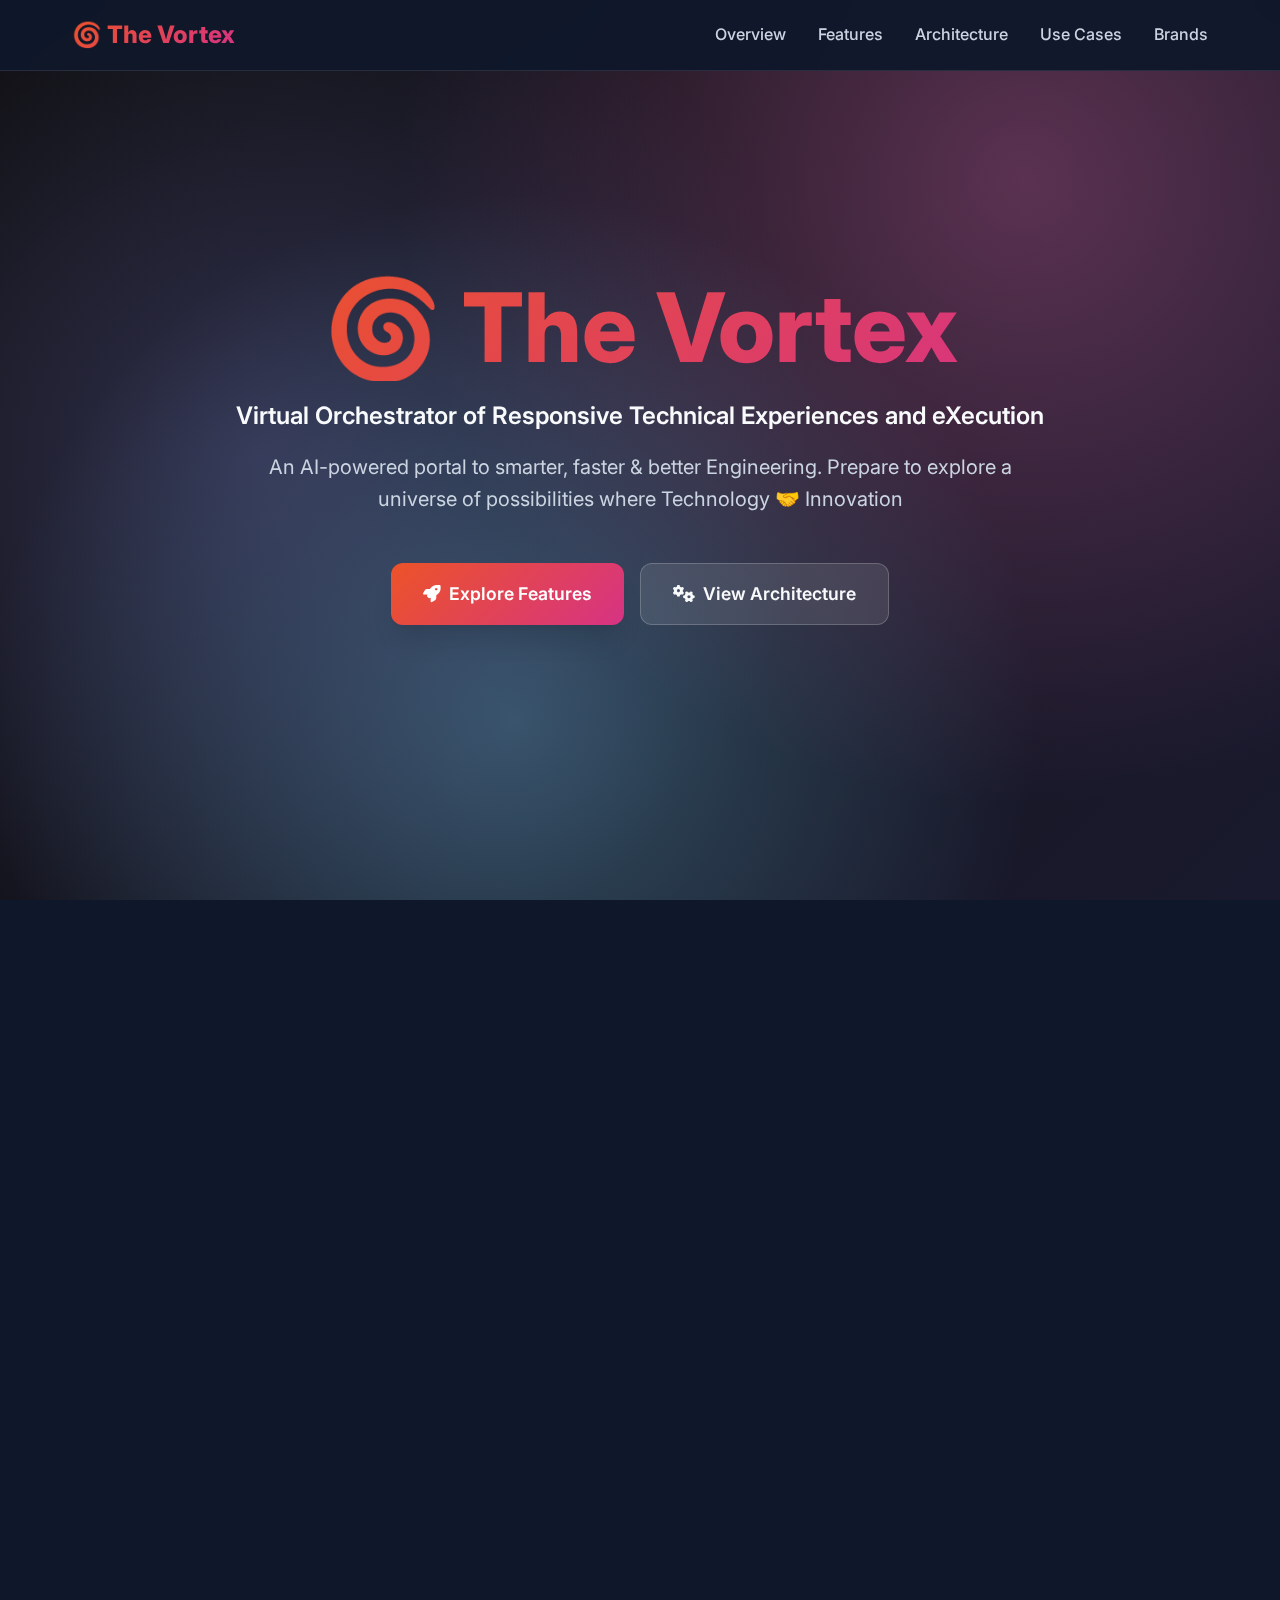
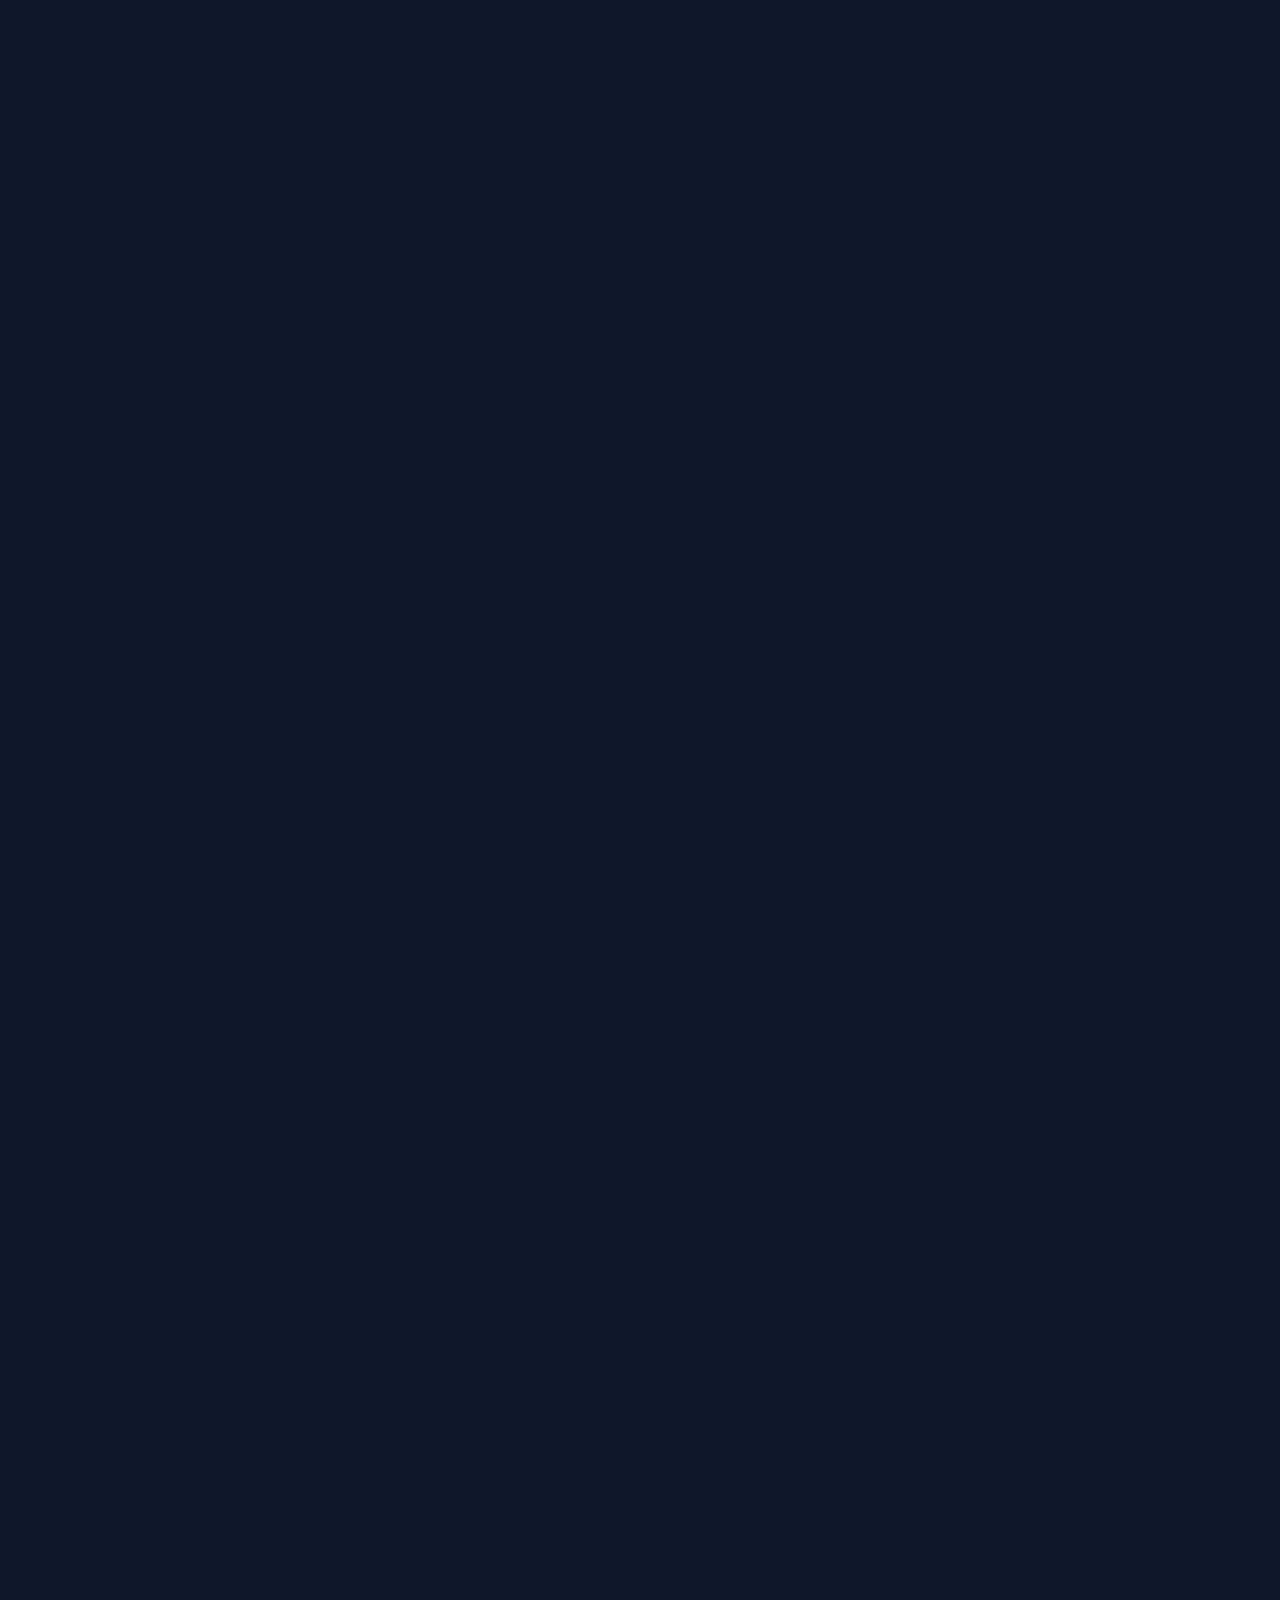
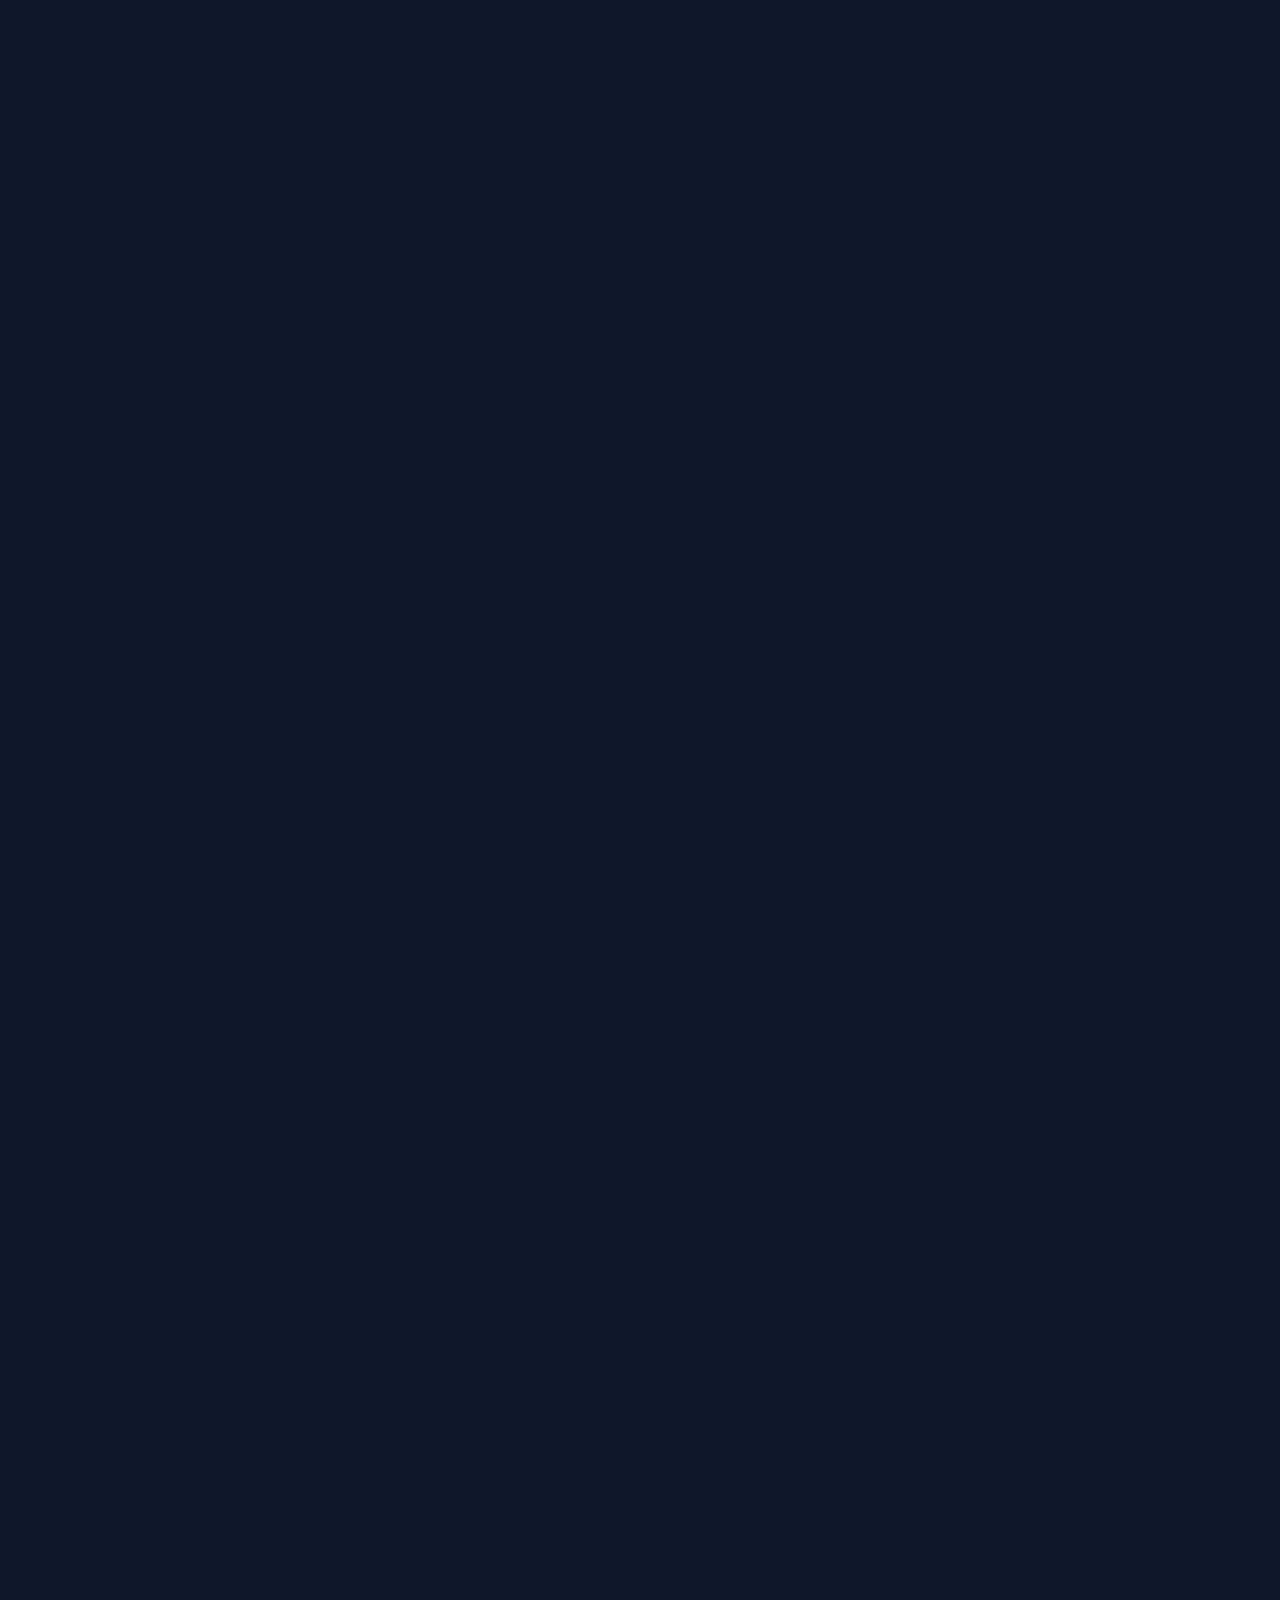
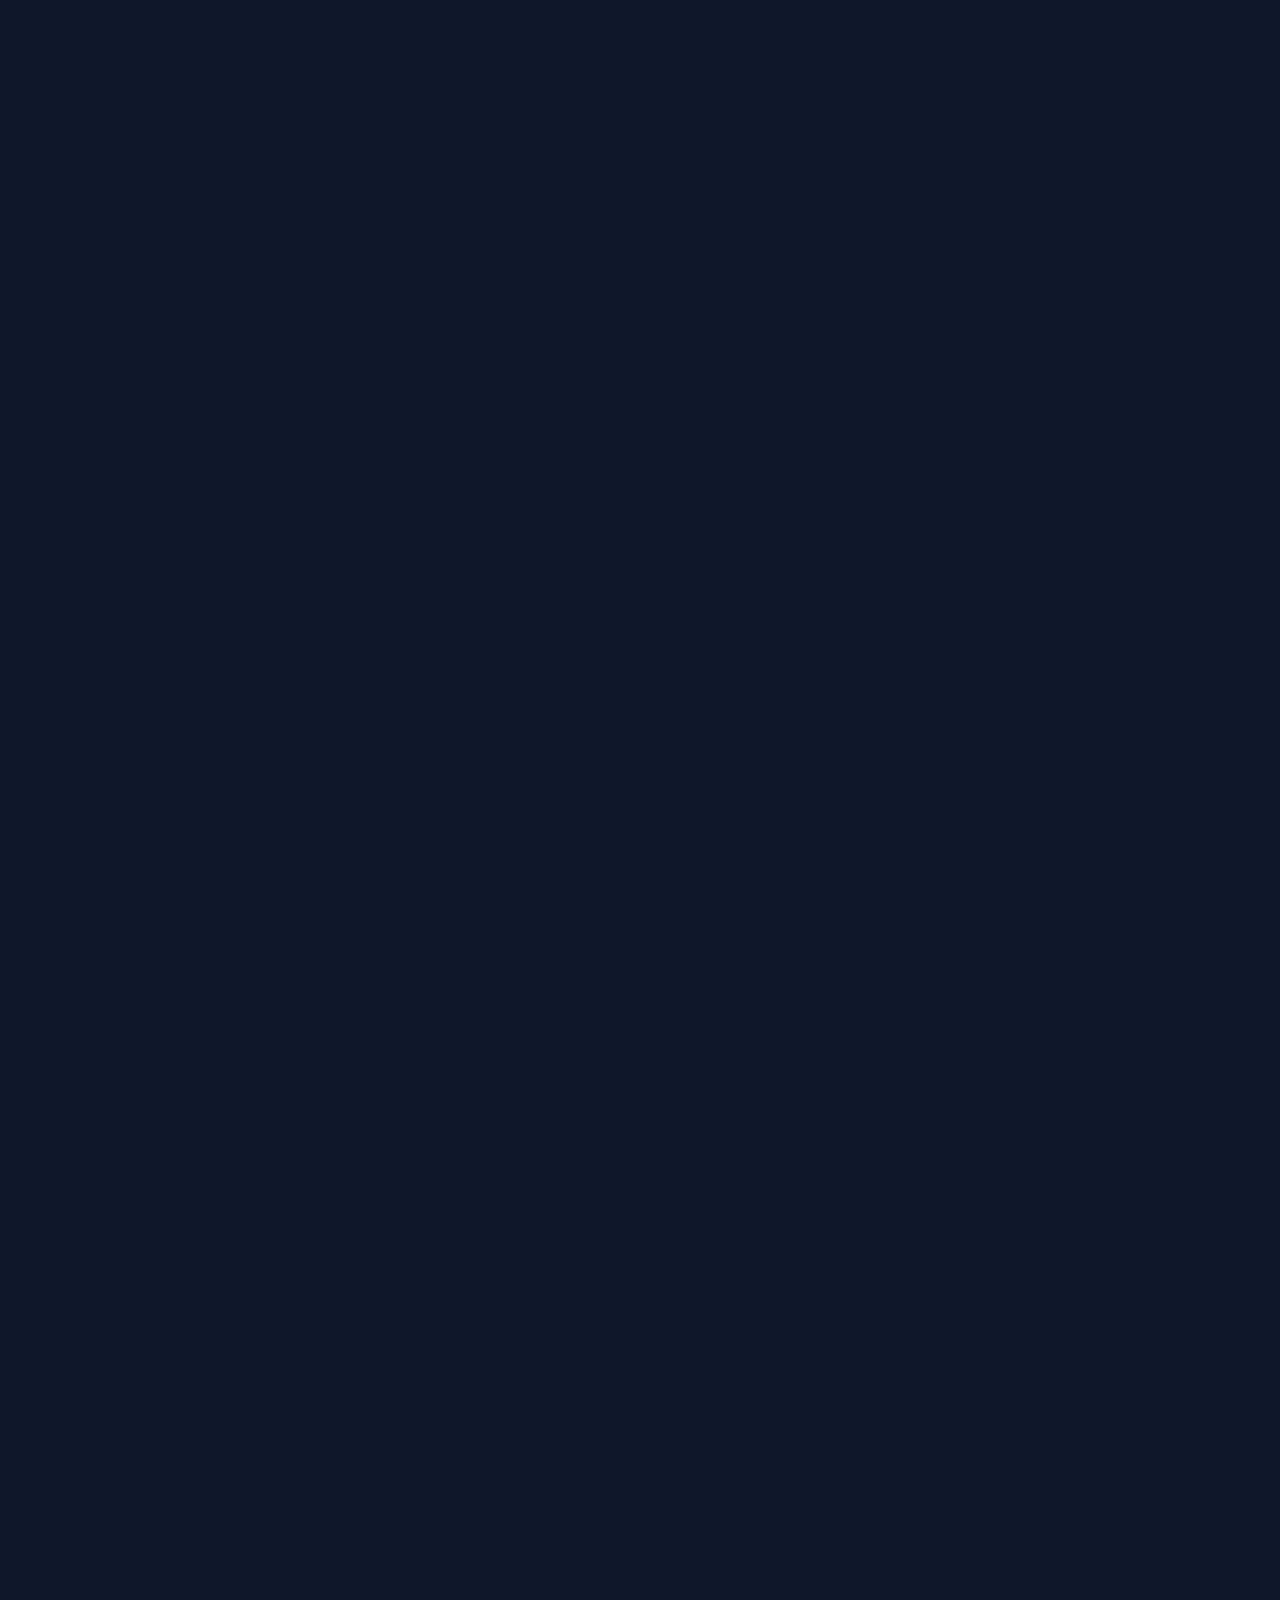
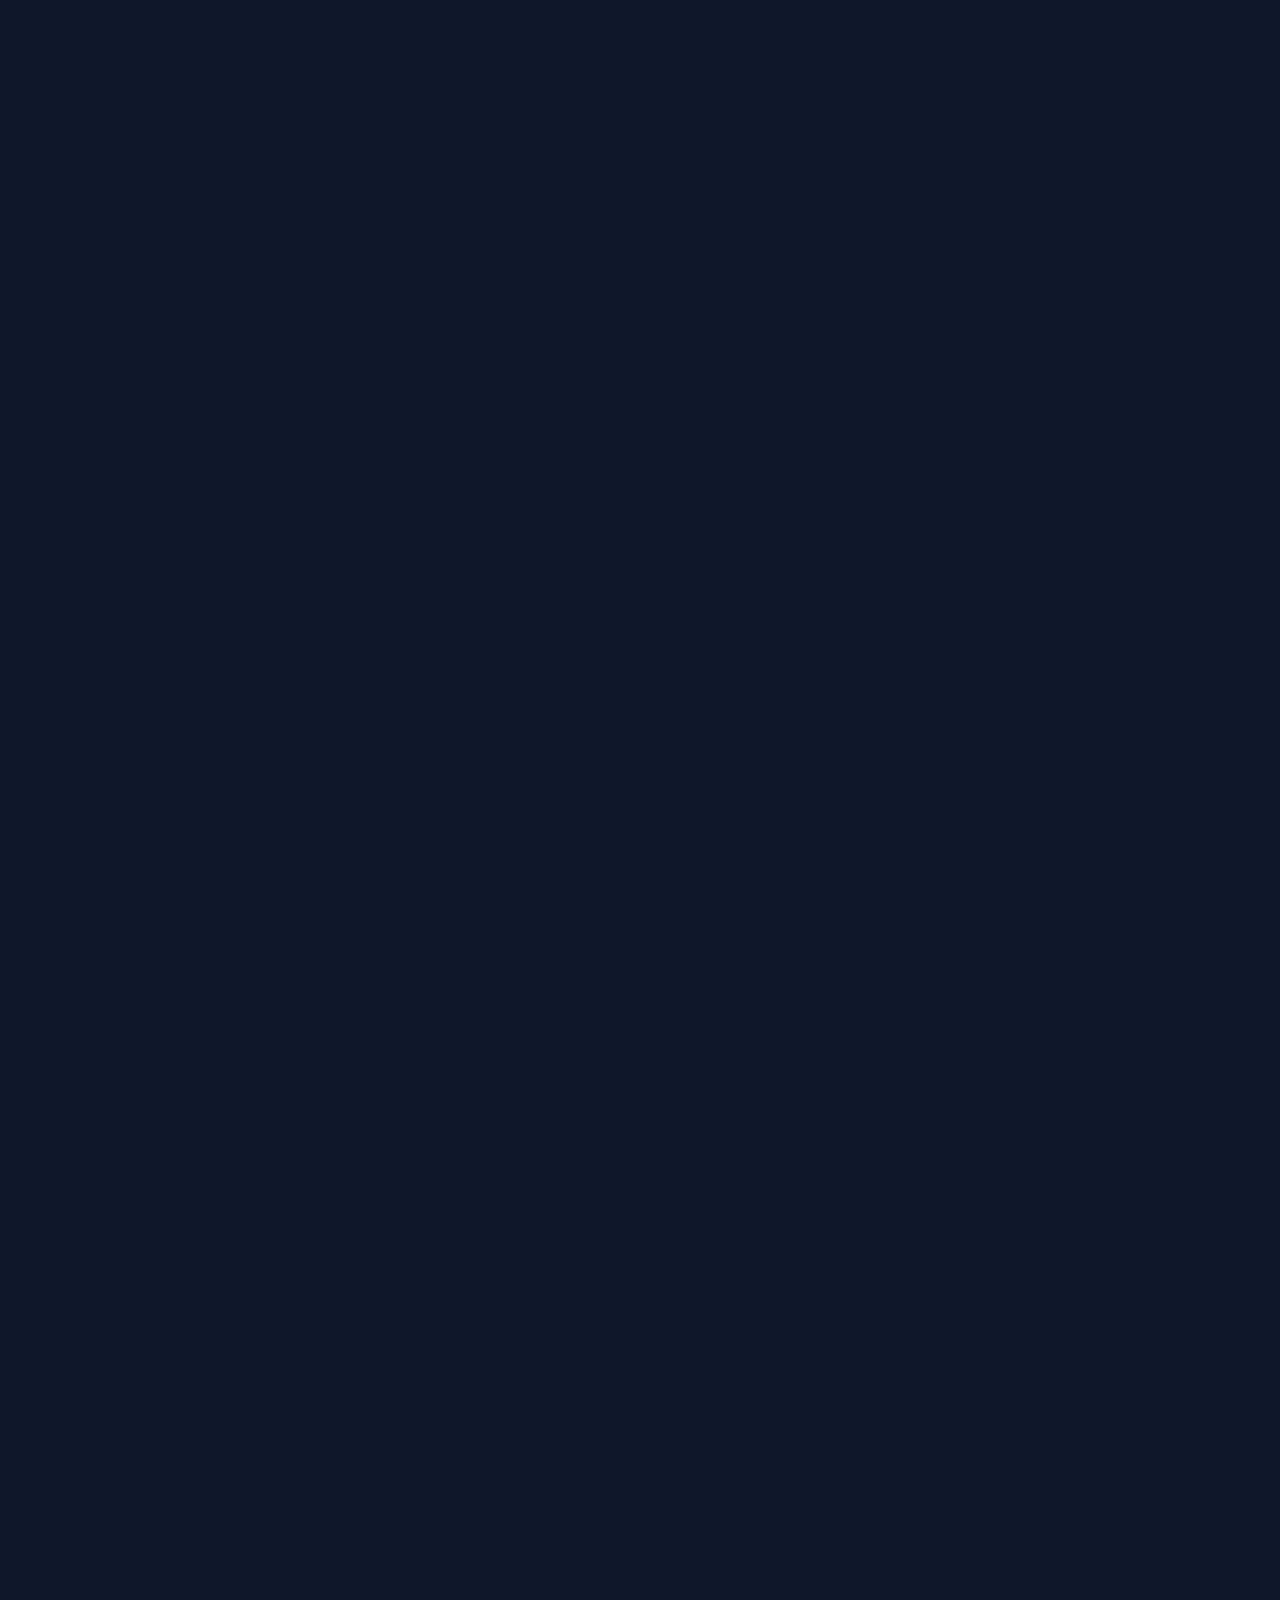
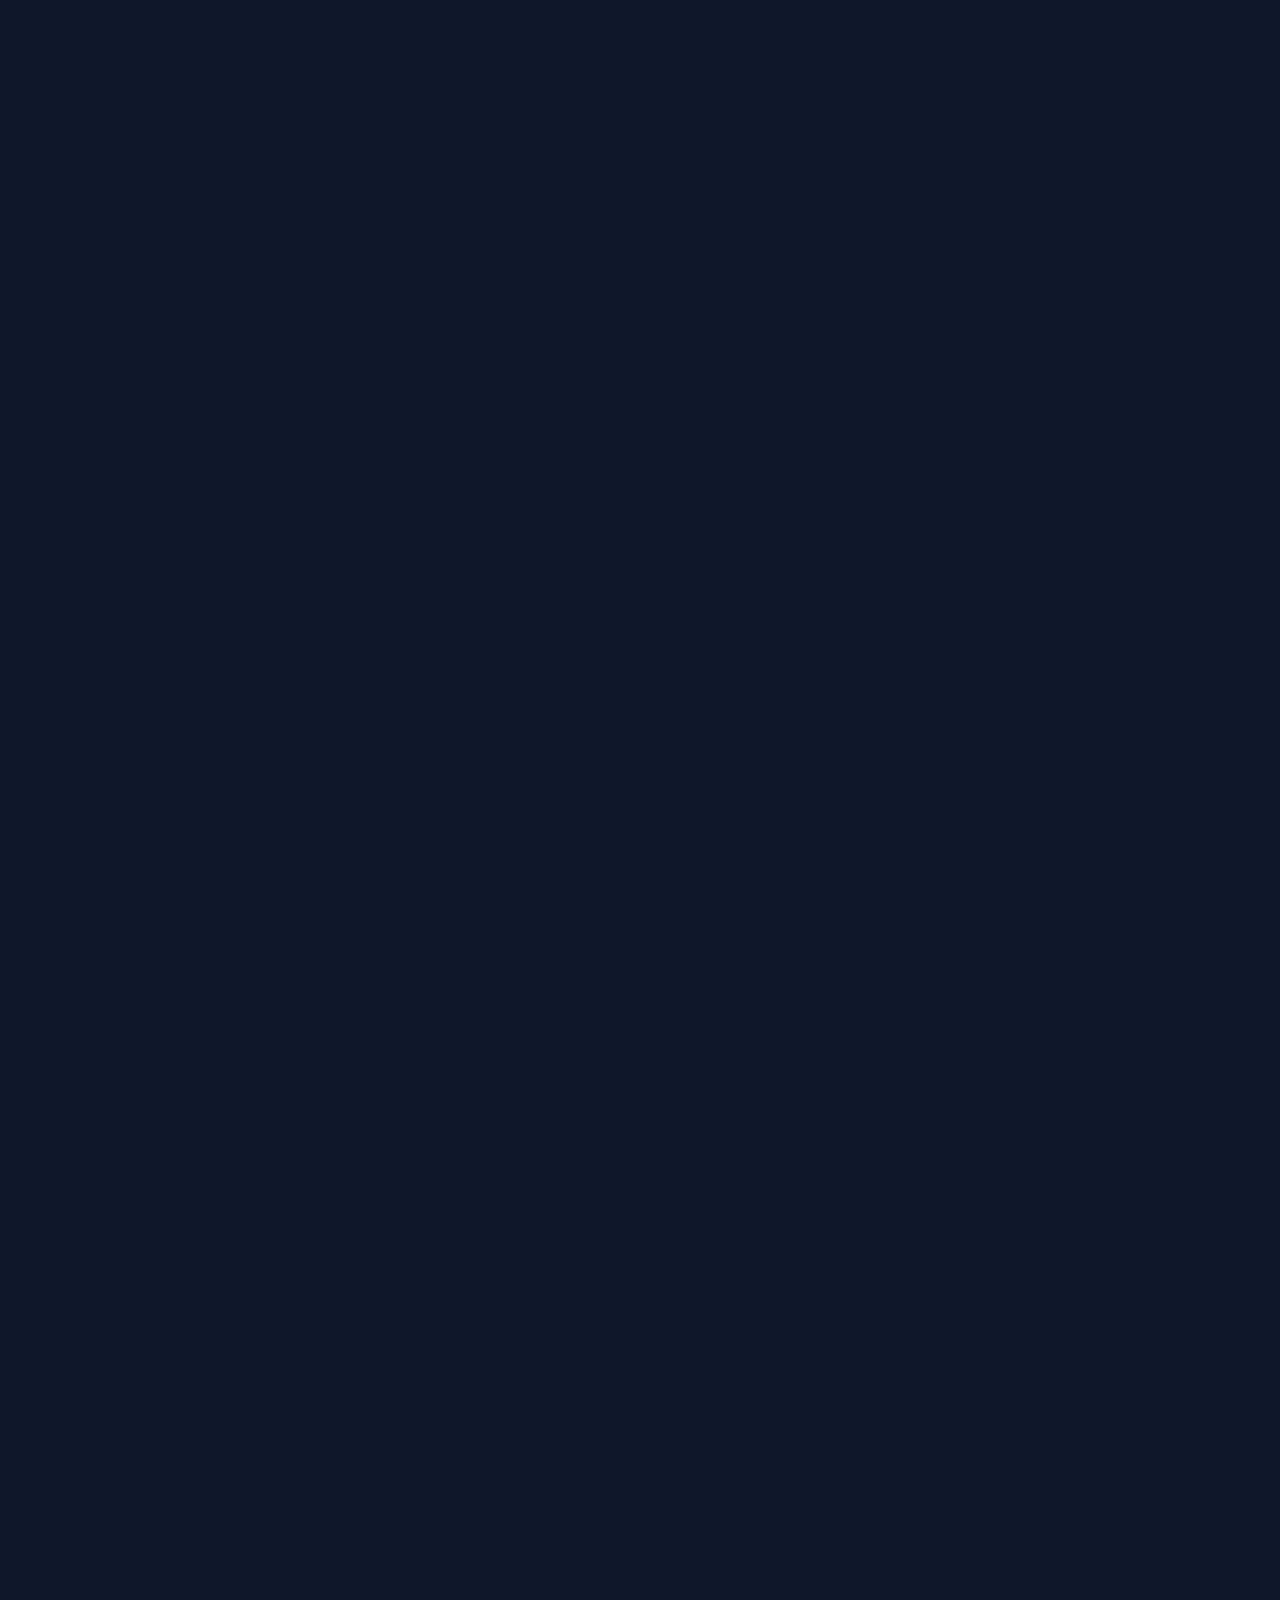
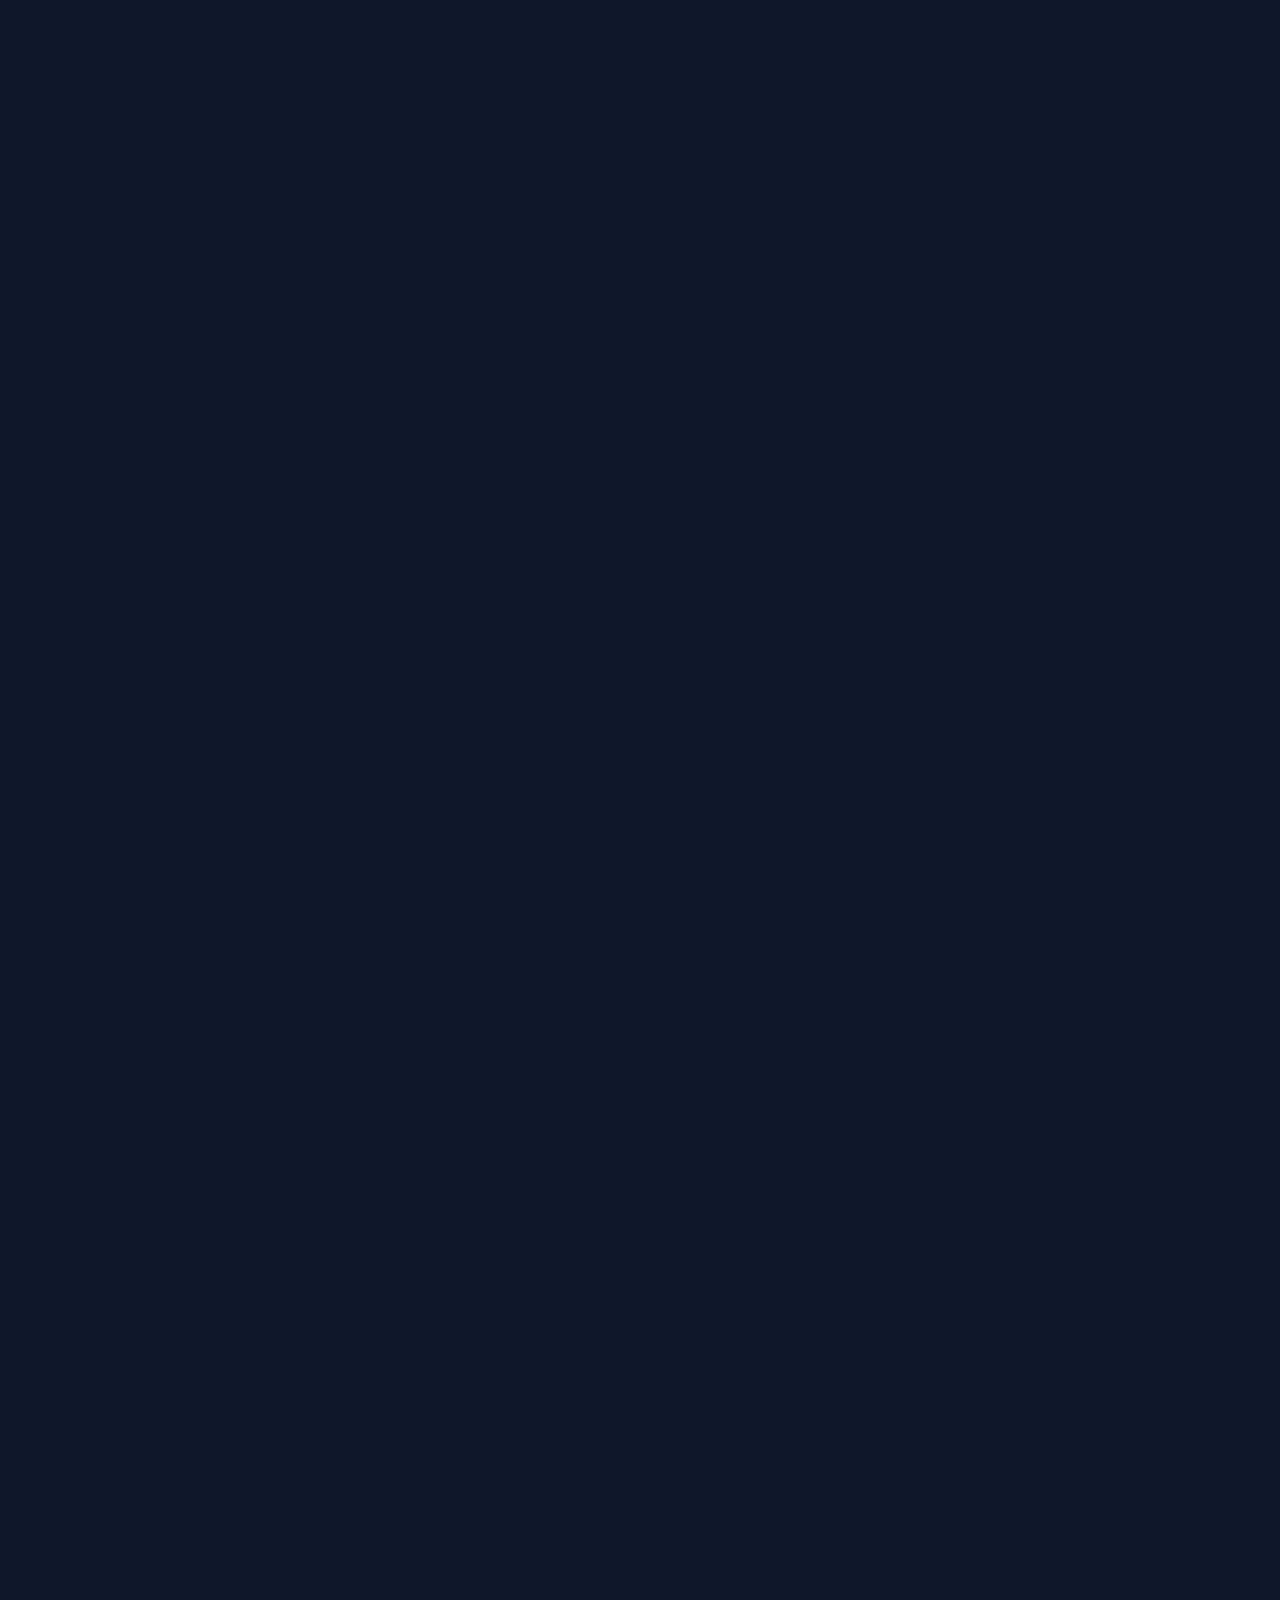
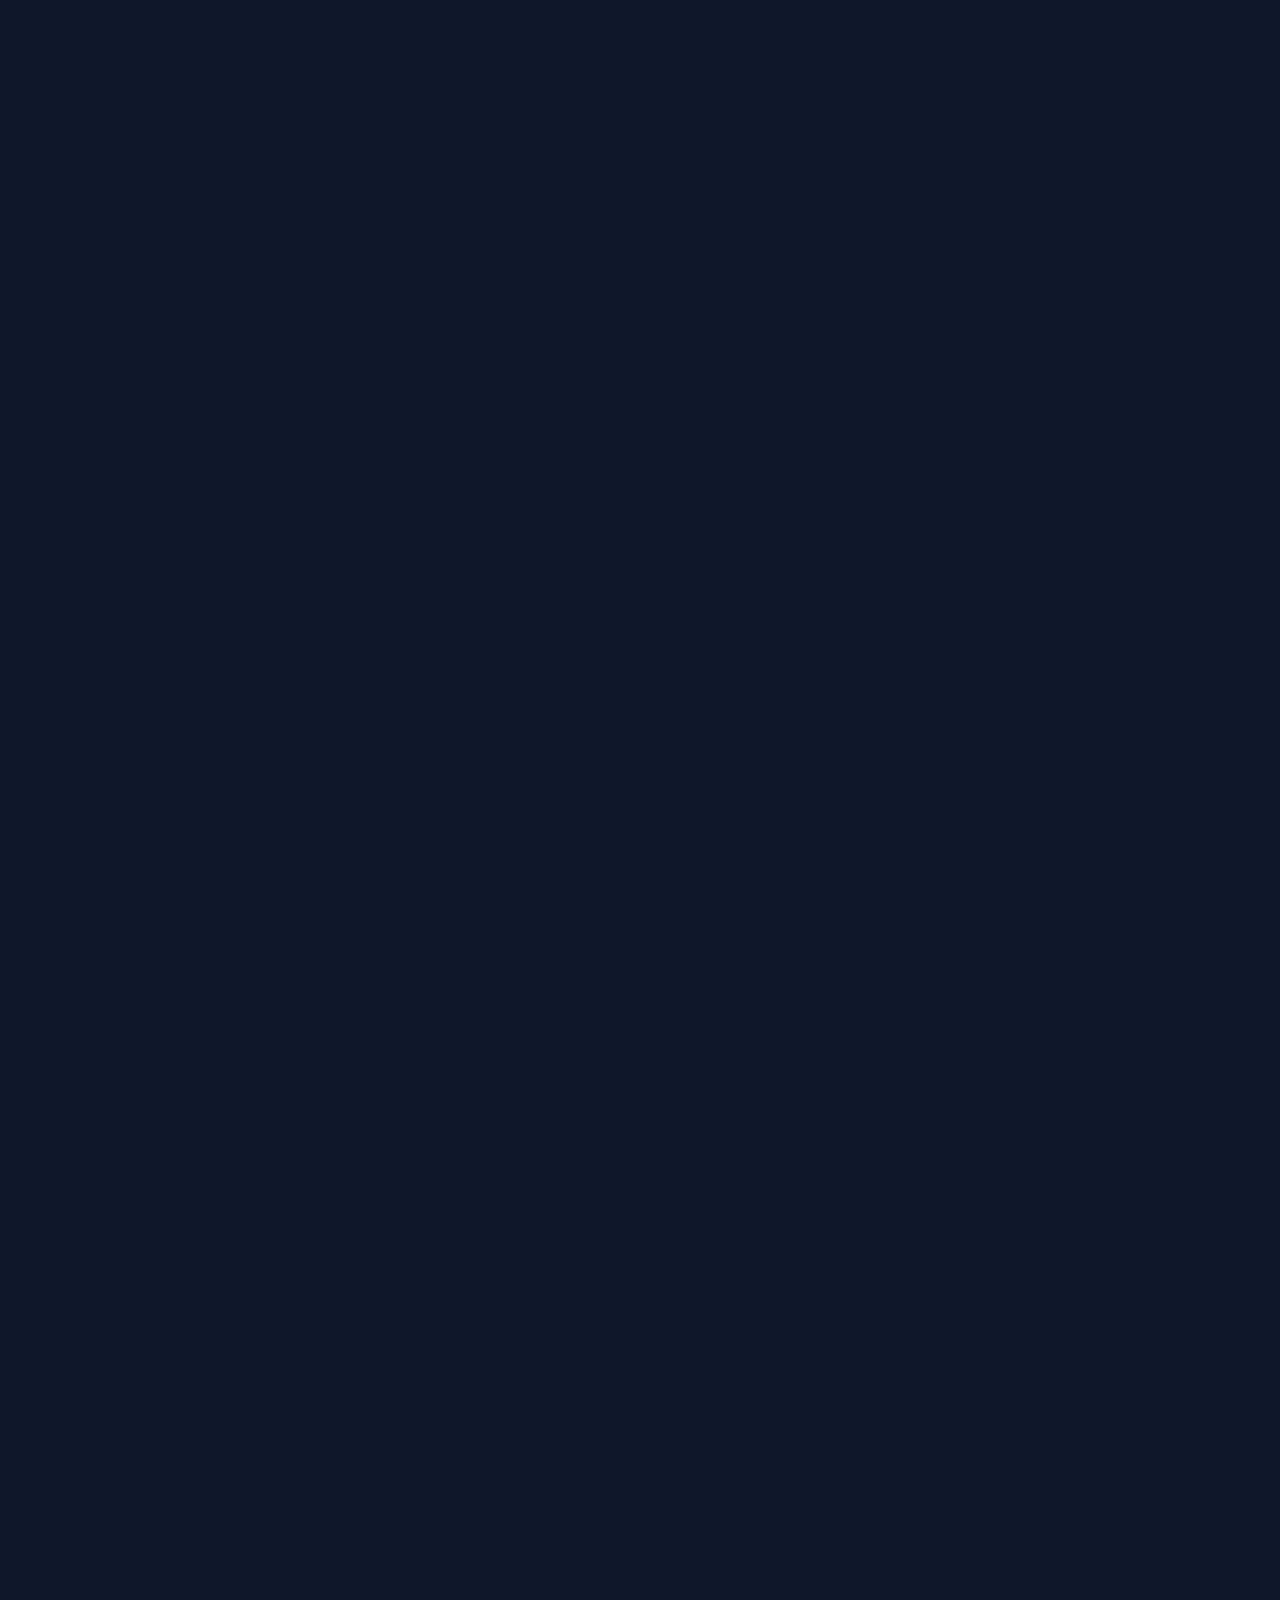
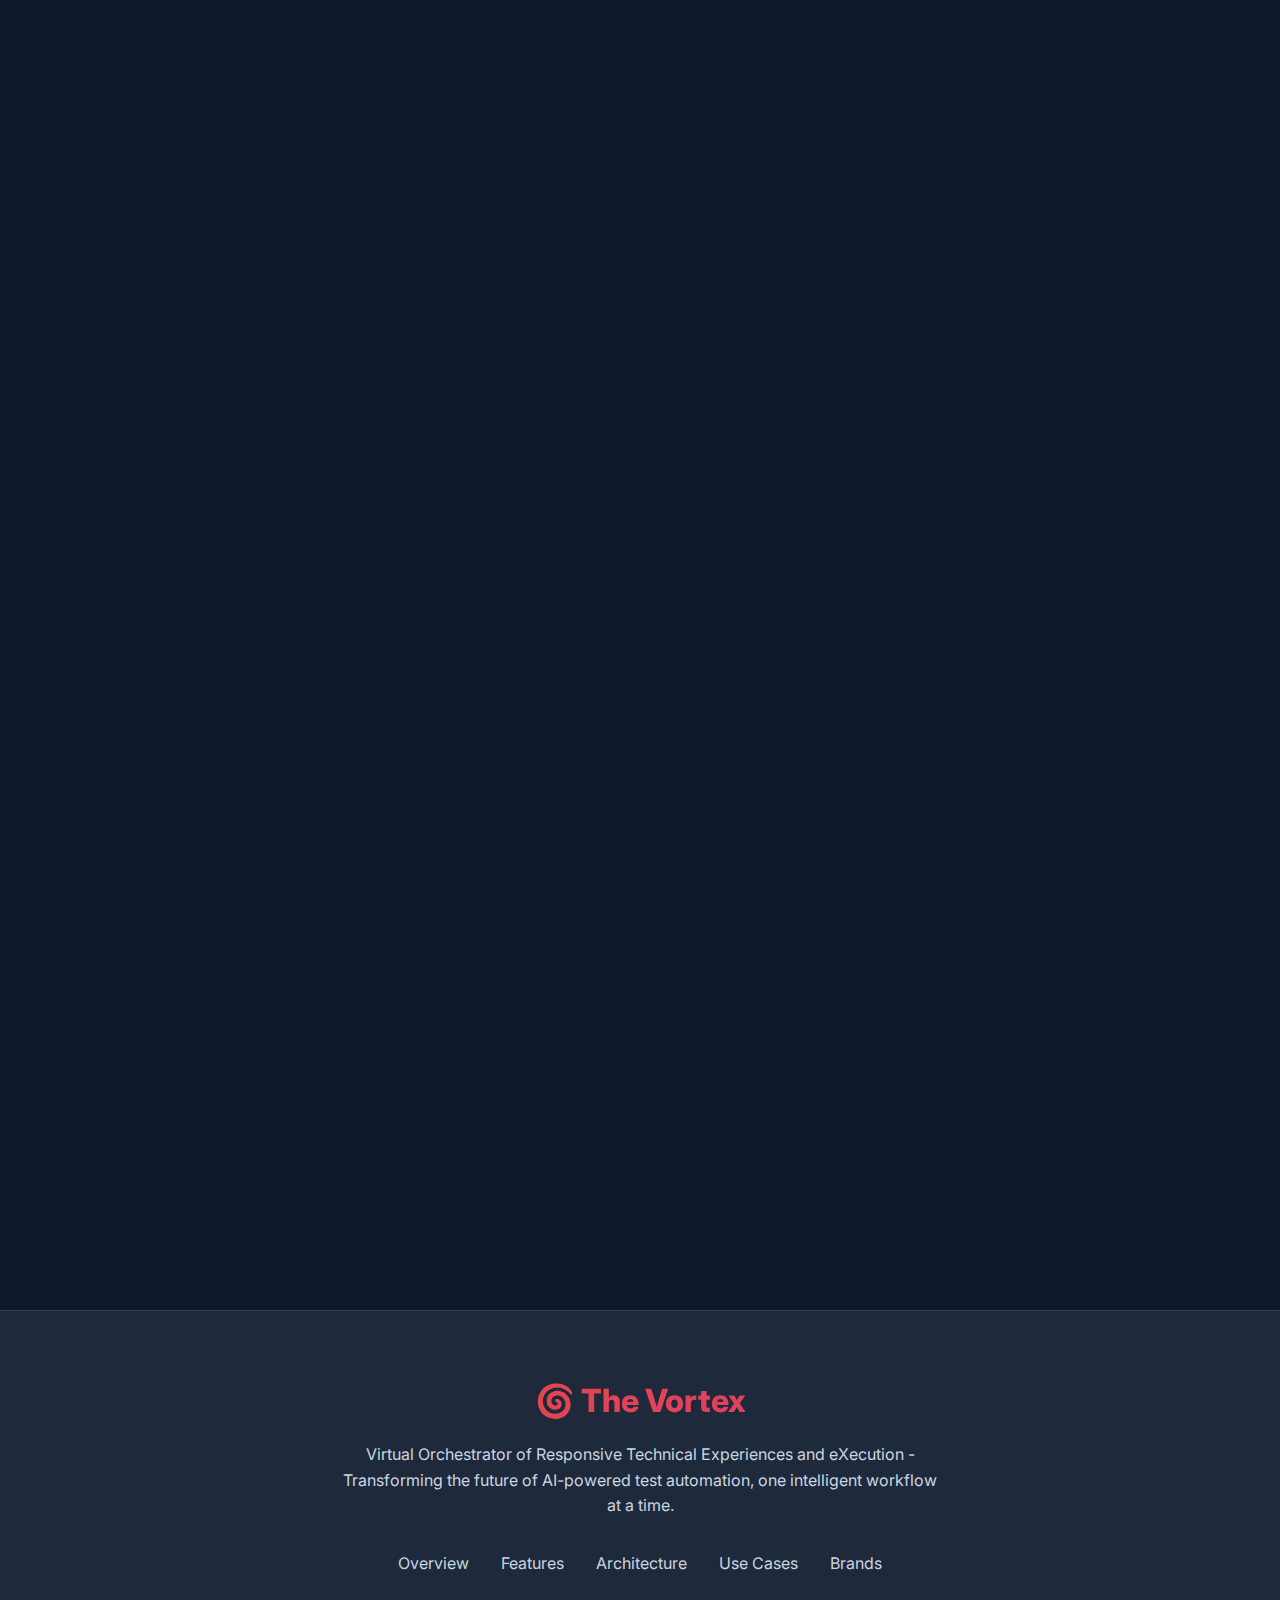
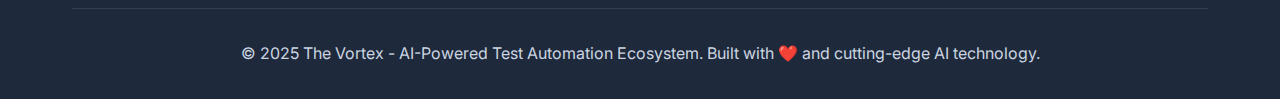
<file: scripts/gen_ai/the_vortex_showcase.html>
<!DOCTYPE html>
<html lang="en">
<head>
    <meta charset="UTF-8">
    <meta name="viewport" content="width=device-width, initial-scale=1.0">
    <title>🌀 The Vortex - AI-Powered Test Automation Ecosystem</title>
    <link href="https://cdnjs.cloudflare.com/ajax/libs/font-awesome/6.4.0/css/all.min.css" rel="stylesheet">
    <link href="https://fonts.googleapis.com/css2?family=Inter:wght@300;400;500;600;700;800&family=JetBrains+Mono:wght@400;500;600&display=swap" rel="stylesheet">
    <style>
        :root {
            --primary-color: #EC5328;
            --secondary-color: #D63384;
            --accent-color: #FF6B35;
            --success-color: #10b981;
            --warning-color: #f59e0b;
            --error-color: #ef4444;
            --dark-bg: #0f172a;
            --dark-surface: #1e293b;
            --dark-surface-2: #334155;
            --light-text: #f8fafc;
            --light-text-secondary: #cbd5e1;
            --gradient-primary: linear-gradient(135deg, #EC5328 0%, #D63384 100%);
            --gradient-secondary: linear-gradient(135deg, #FF6B35 0%, #EC5328 100%);
            --gradient-accent: linear-gradient(135deg, #FF6B35 0%, #FFA500 100%);
            --gradient-dark: linear-gradient(135deg, #0c0c0c 0%, #1a1a2e 100%);
            --box-shadow: 0 20px 25px -5px rgba(0, 0, 0, 0.1), 0 10px 10px -5px rgba(0, 0, 0, 0.04);
            --box-shadow-lg: 0 25px 50px -12px rgba(0, 0, 0, 0.25);
        }

        * {
            margin: 0;
            padding: 0;
            box-sizing: border-box;
        }

        body {
            font-family: 'Inter', sans-serif;
            background: var(--dark-bg);
            color: var(--light-text);
            line-height: 1.6;
            overflow-x: hidden;
        }

        /* Animated Background */
        .animated-bg {
            position: fixed;
            top: 0;
            left: 0;
            width: 100%;
            height: 100%;
            z-index: -1;
            background: var(--gradient-dark);
        }

        .animated-bg::before {
            content: '';
            position: absolute;
            top: 0;
            left: 0;
            width: 100%;
            height: 100%;
            background:
                radial-gradient(circle at 20% 50%, rgba(120, 119, 198, 0.3) 0%, transparent 50%),
                radial-gradient(circle at 80% 20%, rgba(255, 119, 198, 0.3) 0%, transparent 50%),
                radial-gradient(circle at 40% 80%, rgba(120, 219, 255, 0.3) 0%, transparent 50%);
            animation: float 20s ease-in-out infinite;
        }

        @keyframes float {
            0%, 100% { transform: translateY(0px) rotate(0deg); }
            33% { transform: translateY(-30px) rotate(2deg); }
            66% { transform: translateY(-10px) rotate(-1deg); }
        }

        /* Navigation */
        .navbar {
            position: fixed;
            top: 0;
            width: 100%;
            background: rgba(15, 23, 42, 0.95);
            backdrop-filter: blur(20px);
            border-bottom: 1px solid rgba(255, 255, 255, 0.1);
            z-index: 1000;
            transition: all 0.3s ease;
        }

        .nav-container {
            max-width: 1200px;
            margin: 0 auto;
            padding: 1rem 2rem;
            display: flex;
            justify-content: space-between;
            align-items: center;
        }

        .logo {
            font-size: 1.5rem;
            font-weight: 800;
            background: var(--gradient-primary);
            -webkit-background-clip: text;
            -webkit-text-fill-color: transparent;
            background-clip: text;
        }

        .nav-links {
            display: flex;
            list-style: none;
            gap: 2rem;
        }

        .nav-links a {
            color: var(--light-text-secondary);
            text-decoration: none;
            transition: color 0.3s ease;
            font-weight: 500;
        }

        .nav-links a:hover {
            color: var(--primary-color);
        }

        /* Container */
        .container {
            max-width: 1200px;
            margin: 0 auto;
            padding: 0 2rem;
        }

        /* Hero Section */
        .hero {
            min-height: 100vh;
            display: flex;
            align-items: center;
            justify-content: center;
            text-align: center;
            position: relative;
            padding: 6rem 0;
        }

        .hero-content h1 {
            font-size: clamp(3rem, 8vw, 6rem);
            font-weight: 800;
            margin-bottom: 1rem;
            background: var(--gradient-primary);
            -webkit-background-clip: text;
            -webkit-text-fill-color: transparent;
            background-clip: text;
            line-height: 1.1;
        }

        .hero-content .subtitle {
            font-size: 1.5rem;
            font-weight: 600;
            margin-bottom: 1rem;
            color: var(--light-text);
        }

        .hero-content .description {
            font-size: 1.25rem;
            color: var(--light-text-secondary);
            margin-bottom: 3rem;
            max-width: 800px;
            margin-left: auto;
            margin-right: auto;
        }

        .cta-buttons {
            display: flex;
            gap: 1rem;
            justify-content: center;
            flex-wrap: wrap;
        }

        .btn {
            padding: 1rem 2rem;
            border-radius: 0.75rem;
            font-weight: 600;
            text-decoration: none;
            transition: all 0.3s ease;
            border: none;
            cursor: pointer;
            font-size: 1.1rem;
            display: inline-flex;
            align-items: center;
            gap: 0.5rem;
        }

        .btn-primary {
            background: var(--gradient-primary);
            color: white;
            box-shadow: var(--box-shadow);
        }

        .btn-secondary {
            background: rgba(255, 255, 255, 0.1);
            color: var(--light-text);
            border: 1px solid rgba(255, 255, 255, 0.2);
        }

        .btn:hover {
            transform: translateY(-2px);
            box-shadow: var(--box-shadow-lg);
        }

        /* Stats Section */
        .stats {
            padding: 4rem 0;
            background: rgba(30, 41, 59, 0.5);
            backdrop-filter: blur(10px);
            margin: 4rem 0;
            border-radius: 2rem;
        }

        .stats-grid {
            display: grid;
            grid-template-columns: repeat(auto-fit, minmax(200px, 1fr));
            gap: 2rem;
            text-align: center;
        }

        .stat-item h3 {
            font-size: 3rem;
            font-weight: 800;
            background: var(--gradient-accent);
            -webkit-background-clip: text;
            -webkit-text-fill-color: transparent;
            background-clip: text;
            margin-bottom: 0.5rem;
        }

        .stat-item p {
            color: var(--light-text-secondary);
            font-weight: 500;
        }

        /* Section Styles */
        .section {
            padding: 6rem 0;
        }

        .section-header {
            text-align: center;
            margin-bottom: 4rem;
        }

        .section-header h2 {
            font-size: clamp(2.5rem, 5vw, 4rem);
            font-weight: 800;
            margin-bottom: 1rem;
            background: var(--gradient-secondary);
            -webkit-background-clip: text;
            -webkit-text-fill-color: transparent;
            background-clip: text;
        }

        .section-header p {
            font-size: 1.25rem;
            color: var(--light-text-secondary);
            max-width: 600px;
            margin: 0 auto;
        }

        /* Feature Grid */
        .feature-grid {
            display: grid;
            grid-template-columns: repeat(auto-fit, minmax(300px, 1fr));
            gap: 2rem;
            margin-top: 3rem;
        }

        .feature-card {
            background: var(--dark-surface);
            border-radius: 1.5rem;
            padding: 2rem;
            box-shadow: var(--box-shadow);
            border: 1px solid rgba(255, 255, 255, 0.1);
            transition: all 0.3s ease;
            position: relative;
            overflow: hidden;
        }

        .feature-card::before {
            content: '';
            position: absolute;
            top: 0;
            left: 0;
            right: 0;
            height: 4px;
            background: var(--gradient-primary);
        }

        .feature-card:hover {
            transform: translateY(-5px);
            box-shadow: var(--box-shadow-lg);
        }

        .feature-icon {
            font-size: 3rem;
            margin-bottom: 1rem;
            background: var(--gradient-accent);
            -webkit-background-clip: text;
            -webkit-text-fill-color: transparent;
            background-clip: text;
        }

        .feature-card h3 {
            font-size: 1.5rem;
            font-weight: 700;
            margin-bottom: 1rem;
            color: var(--light-text);
        }

        .feature-card p {
            color: var(--light-text-secondary);
            line-height: 1.7;
        }

        /* Tech Stack */
        .tech-stack {
            display: grid;
            grid-template-columns: repeat(auto-fit, minmax(250px, 1fr));
            gap: 1.5rem;
            margin-top: 3rem;
        }

        .tech-category {
            background: var(--dark-surface);
            border-radius: 1rem;
            padding: 2rem;
            border: 1px solid rgba(255, 255, 255, 0.1);
        }

        .tech-category h4 {
            font-size: 1.25rem;
            font-weight: 700;
            margin-bottom: 1rem;
            color: var(--primary-color);
        }

        .tech-list {
            list-style: none;
        }

        .tech-list li {
            padding: 0.5rem 0;
            color: var(--light-text-secondary);
            border-bottom: 1px solid rgba(255, 255, 255, 0.05);
        }

        .tech-list li:last-child {
            border-bottom: none;
        }

        /* Use Cases Grid */
        .use-cases-grid {
            display: grid;
            grid-template-columns: repeat(auto-fit, minmax(350px, 1fr));
            gap: 2rem;
            margin-top: 3rem;
        }

        .use-case-card {
            background: var(--dark-surface);
            border-radius: 1.5rem;
            padding: 2rem;
            box-shadow: var(--box-shadow);
            border: 1px solid rgba(255, 255, 255, 0.1);
            transition: all 0.3s ease;
            position: relative;
            overflow: hidden;
        }

        .use-case-card::before {
            content: '';
            position: absolute;
            top: 0;
            left: 0;
            right: 0;
            height: 4px;
            background: var(--gradient-secondary);
        }

        .use-case-card:hover {
            transform: translateY(-3px);
            box-shadow: var(--box-shadow-lg);
        }

        .use-case-number {
            position: absolute;
            top: 1rem;
            right: 1rem;
            background: var(--gradient-primary);
            color: white;
            width: 40px;
            height: 40px;
            border-radius: 50%;
            display: flex;
            align-items: center;
            justify-content: center;
            font-weight: 700;
            font-size: 1.1rem;
        }

        .use-case-card h4 {
            font-size: 1.4rem;
            font-weight: 700;
            margin-bottom: 1rem;
            color: var(--light-text);
            padding-right: 3rem;
        }

        .use-case-card p {
            color: var(--light-text-secondary);
            line-height: 1.7;
            margin-bottom: 1rem;
        }

        .file-path {
            font-family: 'JetBrains Mono', monospace;
            font-size: 0.9rem;
            color: var(--accent-color);
            background: rgba(6, 182, 212, 0.1);
            padding: 0.5rem 1rem;
            border-radius: 0.5rem;
            border: 1px solid rgba(6, 182, 212, 0.2);
        }

        /* Architecture Diagram */
        .architecture-diagram {
            background: var(--dark-surface);
            border-radius: 1.5rem;
            padding: 3rem;
            margin: 3rem 0;
            border: 1px solid rgba(255, 255, 255, 0.1);
            position: relative;
            overflow: hidden;
        }

        .architecture-diagram::before {
            content: '';
            position: absolute;
            top: 0;
            left: 0;
            right: 0;
            height: 4px;
            background: var(--gradient-accent);
        }

        .diagram-layer {
            background: rgba(255, 255, 255, 0.05);
            border-radius: 1rem;
            padding: 2rem;
            margin: 1rem 0;
            border: 1px solid rgba(255, 255, 255, 0.1);
        }

        .diagram-layer h4 {
            font-size: 1.3rem;
            font-weight: 700;
            margin-bottom: 1rem;
            color: var(--primary-color);
        }

        .layer-components {
            display: flex;
            flex-wrap: wrap;
            gap: 1rem;
        }

        .component {
            background: rgba(99, 102, 241, 0.2);
            color: var(--light-text);
            padding: 0.5rem 1rem;
            border-radius: 0.5rem;
            font-size: 0.9rem;
            font-weight: 500;
            border: 1px solid rgba(99, 102, 241, 0.3);
        }

        /* Brand Section */
        .brand-grid {
            display: grid;
            grid-template-columns: repeat(auto-fit, minmax(250px, 1fr));
            gap: 2rem;
            margin-top: 3rem;
        }

        .brand-card {
            background: var(--dark-surface);
            border-radius: 1rem;
            padding: 2rem;
            text-align: center;
            border: 1px solid rgba(255, 255, 255, 0.1);
            transition: all 0.3s ease;
        }

        .brand-card:hover {
            transform: translateY(-3px);
            box-shadow: var(--box-shadow);
        }

        .brand-icon {
            font-size: 3rem;
            margin-bottom: 1rem;
            background: var(--gradient-primary);
            -webkit-background-clip: text;
            -webkit-text-fill-color: transparent;
            background-clip: text;
        }

        .brand-card h4 {
            font-size: 1.3rem;
            font-weight: 700;
            margin-bottom: 1rem;
            color: var(--light-text);
        }

        .brand-features {
            list-style: none;
            text-align: left;
        }

        .brand-features li {
            padding: 0.5rem 0;
            color: var(--light-text-secondary);
            position: relative;
            padding-left: 1.5rem;
        }

        .brand-features li::before {
            content: '✓';
            position: absolute;
            left: 0;
            color: var(--success-color);
            font-weight: bold;
        }

        /* Footer */
        .footer {
            background: var(--dark-surface);
            padding: 4rem 0 2rem;
            margin-top: 6rem;
            border-top: 1px solid rgba(255, 255, 255, 0.1);
        }

        .footer-content {
            text-align: center;
        }

        .footer-logo {
            font-size: 2rem;
            font-weight: 800;
            background: var(--gradient-primary);
            -webkit-background-clip: text;
            -webkit-text-fill-color: transparent;
            background-clip: text;
            margin-bottom: 1rem;
        }

        .footer-text {
            color: var(--light-text-secondary);
            margin-bottom: 2rem;
            max-width: 600px;
            margin-left: auto;
            margin-right: auto;
        }

        .footer-links {
            display: flex;
            justify-content: center;
            gap: 2rem;
            margin-bottom: 2rem;
            flex-wrap: wrap;
        }

        .footer-links a {
            color: var(--light-text-secondary);
            text-decoration: none;
            transition: color 0.3s ease;
        }

        .footer-links a:hover {
            color: var(--primary-color);
        }

        .footer-bottom {
            border-top: 1px solid rgba(255, 255, 255, 0.1);
            padding-top: 2rem;
            color: var(--light-text-secondary);
            text-align: center;
        }

        /* Responsive Design */
        @media (max-width: 768px) {
            .nav-links {
                display: none;
            }

            .hero-content h1 {
                font-size: 3rem;
            }

            .cta-buttons {
                flex-direction: column;
                align-items: center;
            }

            .feature-grid,
            .use-cases-grid,
            .tech-stack,
            .brand-grid {
                grid-template-columns: 1fr;
            }

            .container {
                padding: 0 1rem;
            }

            .section {
                padding: 4rem 0;
            }
        }

        /* Scroll animations */
        .fade-in {
            opacity: 0;
            transform: translateY(30px);
            transition: all 0.6s ease;
        }

        .fade-in.visible {
            opacity: 1;
            transform: translateY(0);
        }

        /* Code blocks */
        .code-block {
            background: #1e1e1e;
            border-radius: 0.75rem;
            padding: 2rem;
            font-family: 'JetBrains Mono', monospace;
            font-size: 0.85rem;
            color: #d4d4d4;
            overflow-x: auto;
            overflow-y: auto;
            border: 1px solid rgba(255, 255, 255, 0.1);
            margin: 2rem 0;
            white-space: pre;
            line-height: 1.4;
            max-height: 600px;
        }

        .code-block::-webkit-scrollbar {
            width: 8px;
            height: 8px;
        }

        .code-block::-webkit-scrollbar-track {
            background: rgba(255, 255, 255, 0.1);
            border-radius: 4px;
        }

        .code-block::-webkit-scrollbar-thumb {
            background: var(--primary-color);
            border-radius: 4px;
        }

        .code-block::-webkit-scrollbar-thumb:hover {
            background: var(--accent-color);
        }
    </style>
</head>
<body>
    <div class="animated-bg"></div>

    <!-- Navigation -->
    <nav class="navbar">
        <div class="nav-container">
            <div class="logo">🌀 The Vortex</div>
            <ul class="nav-links">
                <li><a href="#overview">Overview</a></li>
                <li><a href="#features">Features</a></li>
                <li><a href="#architecture">Architecture</a></li>
                <li><a href="#use-cases">Use Cases</a></li>
                <li><a href="#brands">Brands</a></li>
            </ul>
        </div>
    </nav>

    <!-- Hero Section -->
    <section class="hero" id="hero">
        <div class="container">
            <div class="hero-content fade-in">
                <h1>🌀 The Vortex</h1>
                <div class="subtitle">Virtual Orchestrator of Responsive Technical Experiences and eXecution</div>
                <p class="description">
                    An AI-powered portal to smarter, faster & better Engineering.
                    Prepare to explore a universe of possibilities where Technology 🤝 Innovation
                </p>
                <div class="cta-buttons">
                    <a href="#features" class="btn btn-primary">
                        <i class="fas fa-rocket"></i>
                        Explore Features
                    </a>
                    <a href="#architecture" class="btn btn-secondary">
                        <i class="fas fa-cogs"></i>
                        View Architecture
                    </a>
                </div>
            </div>
        </div>
    </section>

    <!-- Stats Section -->
    <section class="container fade-in">
        <div class="stats">
            <div class="stats-grid">
                <div class="stat-item">
                    <h3>22+</h3>
                    <p>AI-Powered Use Cases</p>
                </div>
                <div class="stat-item">
                    <h3>8+</h3>
                    <p>Document Parsers</p>
                </div>
                <div class="stat-item">
                    <h3>6+</h3>
                    <p>Brand Integrations</p>
                </div>
                <div class="stat-item">
                    <h3>4+</h3>
                    <p>AI Agent Types</p>
                </div>
                <div class="stat-item">
                    <h3>10+</h3>
                    <p>File Format Support</p>
                </div>
            </div>
        </div>
    </section>

    <!-- Executive Overview -->
    <section class="section" id="overview">
        <div class="container">
            <div class="section-header fade-in">
                <h2>🔍 Executive Overview</h2>
                <p>A revolutionary AI-powered test automation ecosystem that transforms quality assurance through cutting-edge AI, agentic workflows, and retrieval-augmented generation technologies.</p>
            </div>

            <div class="feature-grid">
                <div class="feature-card fade-in">
                    <div class="feature-icon">🎯</div>
                    <h3>Mission Statement</h3>
                    <p>To democratize intelligent test automation by providing an AI-first platform that understands, learns, and evolves with your testing requirements, making quality engineering accessible to all skill levels.</p>
                </div>

                <div class="feature-card fade-in">
                    <div class="feature-icon">⚡</div>
                    <h3>Core Value Proposition</h3>
                    <p>Intelligence-First approach with AI agents that understand context, self-healing tests, multi-modal support, brand-aware intelligence, and enterprise-ready scalability with up to 200MB file support.</p>
                </div>

                <div class="feature-card fade-in">
                    <div class="feature-icon">🧠</div>
                    <h3>AI-Powered Intelligence</h3>
                    <p>Built on Azure OpenAI's GPT-4.1-mini model with advanced RAG capabilities, 4 specialized AI agents, and natural language processing for deep context understanding.</p>
                </div>

                <div class="feature-card fade-in">
                    <div class="feature-icon">🤖</div>
                    <h3>Agentic AI Workflow</h3>
                    <p>Intelligent AI agents working together: Analyzer Agent for requirements enhancement, Planner Agent for test strategies, Generator Agent for test creation, and Optimizer Agent for refinement.</p>
                </div>

                <div class="feature-card fade-in">
                    <div class="feature-icon">🏢</div>
                    <h3>Brand-Aware Intelligence</h3>
                    <p>Specialized understanding for web hosting and domain brands including Bluehost, HostGator, Domain.com and Network Solutions with industry-specific knowledge.</p>
                </div>

                <div class="feature-card fade-in">
                    <div class="feature-icon">📁</div>
                    <h3>Enhanced Document Support</h3>
                    <p>Support for 10+ file formats including traditional documents (PDF, DOCX), spreadsheets (XLSX, CSV), structured data (JSON, YAML), web content, and API integrations with Figma and Confluence.</p>
                </div>
            </div>
        </div>
    </section>

    <!-- Architecture Section -->
    <section class="section" id="architecture">
        <div class="container">
            <div class="section-header fade-in">
                <h2>🏗️ Architecture & Tech Stack</h2>
                <p>A sophisticated multi-layered architecture designed for scalability, intelligence, and seamless integration.</p>
            </div>

            <div class="architecture-diagram fade-in">
                <div class="diagram-layer">
                    <h4>🧠 AI & Machine Learning Layer</h4>
                    <div class="layer-components">
                        <span class="component">Azure OpenAI Integration</span>
                        <span class="component">Multi-Model AI Support</span>
                        <span class="component">RAG with FAISS</span>
                        <span class="component">Agentic AI Workflows</span>
                        <span class="component">Natural Language Processing</span>
                        <span class="component">Visual AI Testing</span>
                        <span class="component">Machine Learning Models</span>
                        <span class="component">Vector Embeddings</span>
                    </div>
                </div>

                <div class="diagram-layer">
                    <h4>🔧 Core Technologies & Frameworks</h4>
                    <div class="layer-components">
                        <span class="component">Python 3.13+</span>
                        <span class="component">Streamlit 1.28+</span>
                        <span class="component">Robot Framework 7.1+</span>
                        <span class="component">FastAPI</span>
                        <span class="component">Pandas</span>
                        <span class="component">NumPy</span>
                        <span class="component">PyTorch</span>
                        <span class="component">Scikit-learn</span>
                    </div>
                </div>

                <div class="diagram-layer">
                    <h4>🤖 AI Service Providers & Models</h4>
                    <div class="layer-components">
                        <span class="component">Azure OpenAI</span>
                        <span class="component">OpenAI API</span>
                        <span class="component">Anthropic Claude</span>
                        <span class="component">Google Gemini</span>
                        <span class="component">Hugging Face Transformers</span>
                        <span class="component">Custom Fine-tuned Models</span>
                    </div>
                </div>

                <div class="diagram-layer">
                    <h4>📊 Data Storage & Management</h4>
                    <div class="layer-components">
                        <span class="component">FAISS Vector Database</span>
                        <span class="component">SQLite</span>
                        <span class="component">JSON Configuration</span>
                        <span class="component">YAML Configs</span>
                        <span class="component">Vector Embeddings</span>
                        <span class="component">Document Parsing</span>
                        <span class="component">Intelligent Caching</span>
                        <span class="component">File System Storage</span>
                    </div>
                </div>

                <div class="diagram-layer">
                    <h4>🌐 Integration Ecosystem & APIs</h4>
                    <div class="layer-components">
                        <span class="component">REST APIs</span>
                        <span class="component">GraphQL</span>
                        <span class="component">Webhook Support</span>
                        <span class="component">WebSocket</span>
                        <span class="component">gRPC</span>
                    </div>
                </div>

                <div class="diagram-layer">
                    <h4>☁️ Cloud & Infrastructure</h4>
                    <div class="layer-components">
                        <span class="component">Docker & Containerization</span>
                        <span class="component">Kubernetes</span>
                        <span class="component">Azure Cloud Services</span>
                        <span class="component">Jenkins CI/CD</span>
                        <span class="component">GitHub Actions</span>
                        <span class="component">OpenShift</span>
                    </div>
                </div>

                <div class="diagram-layer">
                    <h4>🔍 Testing & Quality Assurance</h4>
                    <div class="layer-components">
                        <span class="component">BrowserStack</span>
                        <span class="component">Selenium WebDriver</span>
                        <span class="component">Playwright</span>
                        <span class="component">Appium</span>
                        <span class="component">Postman/Newman</span>
                        <span class="component">JMeter</span>
                    </div>
                </div>

                <div class="diagram-layer">
                    <h4>📈 Observability & Monitoring</h4>
                    <div class="layer-components">
                        <span class="component">Grafana</span>
                        <span class="component">Prometheus</span>
                        <span class="component">Elastic Stack (ELK)</span>
                        <span class="component">Jaeger</span>
                        <span class="component">New Relic</span>
                        <span class="component">Custom Metrics</span>
                    </div>
                </div>

                <div class="diagram-layer">
                    <h4>📱 Communication & Collaboration</h4>
                    <div class="layer-components">
                        <span class="component">Microsoft Teams</span>
                        <span class="component">Slack Integration</span>
                        <span class="component">Email Notifications</span>
                        <span class="component">Discord Webhooks</span>
                        <span class="component">SMS Alerts</span>
                    </div>
                </div>

                <div class="diagram-layer">
                    <h4>🔒 Security & Authentication</h4>
                    <div class="layer-components">
                        <span class="component">OAuth 2.0</span>
                        <span class="component">JWT Tokens</span>
                        <span class="component">Azure Active Directory</span>
                        <span class="component">RBAC</span>
                        <span class="component">API Rate Limiting</span>
                        <span class="component">TLS/SSL</span>
                    </div>
                </div>

                <div class="diagram-layer">
                    <h4>🎨 Frontend & User Experience</h4>
                    <div class="layer-components">
                        <span class="component">HTML5/CSS3</span>
                        <span class="component">JavaScript ES6+</span>
                        <span class="component">Responsive Design</span>
                        <span class="component">Progressive Web App</span>
                        <span class="component">Dark/Light Themes</span>
                    </div>
                </div>

                <div class="diagram-layer">
                    <h4>📄 Document Processing & Parsing</h4>
                    <div class="layer-components">
                        <span class="component">PyPDF2/PDFPlumber</span>
                        <span class="component">python-docx</span>
                        <span class="component">openpyxl</span>
                        <span class="component">Pillow (PIL)</span>
                        <span class="component">pytesseract OCR</span>
                        <span class="component">BeautifulSoup</span>
                        <span class="component">Figma API</span>
                        <span class="component">Confluence API</span>
                    </div>
                </div>

                <div class="diagram-layer">
                    <h4>🔄 Workflow & Automation</h4>
                    <div class="layer-components">
                        <span class="component">Celery</span>
                        <span class="component">Apache Airflow</span>
                        <span class="component">Cron Jobs</span>
                        <span class="component">Event-Driven Architecture</span>
                        <span class="component">Message Queues</span>
                    </div>
                </div>

                <div class="diagram-layer">
                    <h4>🧪 Development & Testing Tools</h4>
                    <div class="layer-components">
                        <span class="component">pytest</span>
                        <span class="component">Black</span>
                        <span class="component">Flake8</span>
                        <span class="component">mypy</span>
                        <span class="component">pre-commit</span>
                        <span class="component">Coverage.py</span>
                    </div>
                </div>

                <div class="diagram-layer">
                    <h4>📦 Package Management</h4>
                    <div class="layer-components">
                        <span class="component">pip</span>
                        <span class="component">Poetry</span>
                        <span class="component">Virtual Environments</span>
                        <span class="component">Docker Compose</span>
                        <span class="component">Requirements.txt</span>
                    </div>
                </div>
            </div>
        </div>
    </section>

    <!-- Features Section -->
    <section class="section" id="features">
        <div class="container">
            <div class="section-header fade-in">
                <h2>🚀 Core AI Capabilities</h2>
                <p>Advanced AI features that make The Vortex the most intelligent test automation platform available.</p>
            </div>

            <div class="feature-grid">
                <div class="feature-card fade-in">
                    <div class="feature-icon">🤖</div>
                    <h3>Generative AI Integration</h3>
                    <p>Leverages Azure OpenAI's GPT-4.1-mini for intelligent test generation, natural language understanding, code generation, and automated documentation synthesis.</p>
                </div>

                <div class="feature-card fade-in">
                    <div class="feature-icon">🔍</div>
                    <h3>Retrieval-Augmented Generation (RAG)</h3>
                    <p>Advanced RAG implementation with FAISS vector database, semantic similarity search, multi-source knowledge integration, and context-aware retrieval strategies.</p>
                </div>

                <div class="feature-card fade-in">
                    <div class="feature-icon">🎯</div>
                    <h3>Agentic AI Workflows</h3>
                    <p>Autonomous AI agents that plan test strategies, execute complex workflows, make intelligent decisions, and continuously self-optimize through feedback loops.</p>
                </div>

                <div class="feature-card fade-in">
                    <div class="feature-icon">📖</div>
                    <h3>Multi-Format Document Processing</h3>
                    <p>Comprehensive support for text documents, PDFs, Word files, images, Excel spreadsheets, Postman collections, and API specifications with intelligent parsing.</p>
                </div>

                <div class="feature-card fade-in">
                    <div class="feature-icon">🎮</div>
                    <h3>Streamlit-Powered Portal</h3>
                    <p>Modern, responsive web interface with dark/light themes, real-time updates, interactive dashboards, and organized workflow management capabilities.</p>
                </div>

                <div class="feature-card fade-in">
                    <div class="feature-icon">📊</div>
                    <h3>Analytics & Monitoring</h3>
                    <p>Comprehensive monitoring with usage analytics, test execution reports, performance dashboards, and integrated user feedback for continuous improvement.</p>
                </div>
            </div>
        </div>
    </section>

    <!-- Use Cases Section -->
    <section class="section" id="use-cases">
        <div class="container">
            <div class="section-header fade-in">
                <h2>🎯 Advanced Use Cases & Applications</h2>
                <p>22+ specialized AI applications that cover every aspect of modern test automation and quality assurance with intelligent workflows.</p>
            </div>

            <div class="use-cases-grid">
                <div class="use-case-card fade-in">
                    <div class="use-case-number">1</div>
                    <h4>🎯 Dynamic Test Case Generation</h4>
                    <p>Real-time test case creation based on changing requirements with context-aware test scenario generation, multi-format input support, and brand-specific test pattern recognition.</p>
                    <div class="file-path">use_cases/dynamic_tc_generation.py</div>
                </div>

                <div class="use-case-card fade-in">
                    <div class="use-case-number">2</div>
                    <h4>🤖 AI Cross-Platform Orchestrator</h4>
                    <p>Intelligent cross-browser and cross-device test coordination with platform-specific optimization strategies, automated environment provisioning, and resource allocation optimization.</p>
                    <div class="file-path">use_cases/ai_cross_platform_orchestrator.py</div>
                </div>

                <div class="use-case-card fade-in">
                    <div class="use-case-number">3</div>
                    <h4>🛡️ AI Quality Assurance Guardian</h4>
                    <p>Intelligent quality gate management with risk-based testing prioritization, automated quality metrics analysis, and predictive quality assessment capabilities.</p>
                    <div class="file-path">use_cases/ai_quality_assurance_guardian.py</div>
                </div>

                <div class="use-case-card fade-in">
                    <div class="use-case-number">4</div>
                    <h4>🌐 AI Test Environment Manager</h4>
                    <p>Automated test environment provisioning and management with intelligent resource allocation, environment health monitoring, and configuration management.</p>
                    <div class="file-path">use_cases/ai_test_environment_manager.py</div>
                </div>

                <div class="use-case-card fade-in">
                    <div class="use-case-number">5</div>
                    <h4>🎮 AI Test Execution Orchestrator</h4>
                    <p>Advanced test execution management with intelligent scheduling, parallel execution optimization, and real-time monitoring and reporting capabilities.</p>
                    <div class="file-path">use_cases/ai_test_execution_orchestrator.py</div>
                </div>

                <div class="use-case-card fade-in">
                    <div class="use-case-number">6</div>
                    <h4>🔄 Self-Healing Tests</h4>
                    <p>Automatic test repair and maintenance with intelligent selector strategy updates, dynamic wait condition optimization, and failure pattern recognition and resolution.</p>
                    <div class="file-path">use_cases/self_healing_tests.py</div>
                </div>

                <div class="use-case-card fade-in">
                    <div class="use-case-number">7</div>
                    <h4>🎨 Visual AI Testing</h4>
                    <p>AI-powered visual regression testing with intelligent screenshot comparison, layout anomaly detection, and comprehensive cross-browser visual validation.</p>
                    <div class="file-path">use_cases/visual_ai_testing.py</div>
                </div>

                <div class="use-case-card fade-in">
                    <div class="use-case-number">8</div>
                    <h4>🚀 Performance Testing Intelligence</h4>
                    <p>AI-driven performance test generation with intelligent load pattern creation, performance bottleneck prediction, and resource optimization recommendations.</p>
                    <div class="file-path">use_cases/performance_testing.py</div>
                </div>

                <div class="use-case-card fade-in">
                    <div class="use-case-number">9</div>
                    <h4>🔒 Security Penetration Testing</h4>
                    <p>Automated security test generation with vulnerability pattern recognition, OWASP compliance testing, and comprehensive security risk assessment automation.</p>
                    <div class="file-path">use_cases/security_penetration_testing.py</div>
                </div>

                <div class="use-case-card fade-in">
                    <div class="use-case-number">10</div>
                    <h4>📈 Smart Test Optimizer</h4>
                    <p>Test suite optimization and redundancy elimination with execution time minimization, resource usage optimization, and flaky test identification and resolution.</p>
                    <div class="file-path">use_cases/smart_test_optimizer.py</div>
                </div>

                <div class="use-case-card fade-in">
                    <div class="use-case-number">11</div>
                    <h4>🔮 Intelligent Bug Predictor</h4>
                    <p>Predictive bug analysis using historical data with risk-based testing prioritization, defect pattern recognition, and proactive quality measures.</p>
                    <div class="file-path">use_cases/intelligent_bug_predictor.py</div>
                </div>

                <div class="use-case-card fade-in">
                    <div class="use-case-number">12</div>
                    <h4>💡 Intelligent Test Data Generation</h4>
                    <p>Smart test data creation with AI-powered data synthesis, realistic data generation, privacy-compliant test data, and domain-specific data patterns.</p>
                    <div class="file-path">use_cases/intelligent_test_data_generation.py</div>
                </div>

                <div class="use-case-card fade-in">
                    <div class="use-case-number">13</div>
                    <h4>📊 Database Insights Engine</h4>
                    <p>Intelligent database testing automation with data quality validation, performance query optimization, and schema change impact analysis.</p>
                    <div class="file-path">use_cases/database_insights.py</div>
                </div>

                <div class="use-case-card fade-in">
                    <div class="use-case-number">14</div>
                    <h4>🔗 API Test Generation</h4>
                    <p>Automated API test generation from OpenAPI specs, Postman collections, and API documentation with intelligent test scenario creation and validation.</p>
                    <div class="file-path">use_cases/api_generation.py</div>
                </div>

                <div class="use-case-card fade-in">
                    <div class="use-case-number">15</div>
                    <h4>📝 Auto Documentation Generator</h4>
                    <p>Intelligent test documentation generation with automated test case documentation, comprehensive test reports, and living documentation updates.</p>
                    <div class="file-path">use_cases/auto_documentation.py</div>
                </div>

                <div class="use-case-card fade-in">
                    <div class="use-case-number">16</div>
                    <h4>🏗️ Jenkins Dashboard Integration</h4>
                    <p>Advanced CI/CD pipeline integration with Jenkins dashboard visualization, build analytics, test execution monitoring, and deployment automation.</p>
                    <div class="file-path">use_cases/jenkins_dashboard.py</div>
                </div>

                <div class="use-case-card fade-in">
                    <div class="use-case-number">17</div>
                    <h4>👥 Manual Test Analysis</h4>
                    <p>Intelligent manual test analysis with automation potential identification, test case optimization, and manual-to-automated test conversion recommendations.</p>
                    <div class="file-path">use_cases/manual_test_analysis.py</div>
                </div>

                <div class="use-case-card fade-in">
                    <div class="use-case-number">18</div>
                    <h4>🔍 Pull Request Reviewer</h4>
                    <p>Automated code review with intelligent test impact analysis, test coverage assessment, and automated feedback generation for pull requests.</p>
                    <div class="file-path">use_cases/pull_requests_reviewer.py</div>
                </div>

                <div class="use-case-card fade-in">
                    <div class="use-case-number">19</div>
                    <h4>🚔 RoboCop Lint Checker</h4>
                    <p>Advanced Robot Framework code quality analysis with intelligent linting, best practice recommendations, and automated code improvement suggestions.</p>
                    <div class="file-path">use_cases/robocop_lint_checker.py</div>
                </div>

                <div class="use-case-card fade-in">
                    <div class="use-case-number">20</div>
                    <h4>🧭 Smart CX Navigator</h4>
                    <p>Customer experience testing automation with user journey optimization, conversion funnel analysis, and intelligent UX/UI testing recommendations.</p>
                    <div class="file-path">use_cases/smart_cx_navigator.py</div>
                </div>

                <div class="use-case-card fade-in">
                    <div class="use-case-number">21</div>
                    <h4>🚩 Feature Flag Testing (FOS Checks)</h4>
                    <p>Advanced feature flag testing with intelligent flag configuration validation, A/B testing automation, and feature rollout testing strategies.</p>
                    <div class="file-path">use_cases/fos_checks.py</div>
                </div>
            </div>
        </div>
    </section>

    <!-- Brand Section -->
    <section class="section" id="brands">
        <div class="container">
            <div class="section-header fade-in">
                <h2>🎨 Brand-Specific Intelligence</h2>
                <p>Specialized testing intelligence tailored for 6+ web hosting and domain brands with deep understanding of industry-specific workflows and requirements.</p>
            </div>

            <div class="brand-grid">
                <div class="brand-card fade-in">
                    <div class="brand-icon">🌐</div>
                    <h4>Bluehost</h4>
                    <ul class="brand-features">
                        <li>WordPress hosting optimization</li>
                        <li>cPanel integration testing</li>
                        <li>SSL certificate management</li>
                        <li>Shared hosting performance validation</li>
                        <li>Control panel automation</li>
                    </ul>
                </div>

                <div class="brand-card fade-in">
                    <div class="brand-icon">🦎</div>
                    <h4>HostGator</h4>
                    <ul class="brand-features">
                        <li>Shared hosting resource management</li>
                        <li>Website builder integration</li>
                        <li>Reseller feature testing</li>
                        <li>Scalability validation</li>
                        <li>Migration process automation</li>
                    </ul>
                </div>

                <div class="brand-card fade-in">
                    <div class="brand-icon">🌍</div>
                    <h4>Domain.com</h4>
                    <ul class="brand-features">
                        <li>Domain registration workflows</li>
                        <li>DNS management testing</li>
                        <li>WHOIS privacy validation</li>
                        <li>Domain transfer automation</li>
                        <li>Bulk domain operations</li>
                    </ul>
                </div>

                <div class="brand-card fade-in">
                    <div class="brand-icon">🏢</div>
                    <h4>Network Solutions</h4>
                    <ul class="brand-features">
                        <li>Enterprise domain services</li>
                        <li>Email hosting integration</li>
                        <li>Marketing tools validation</li>
                        <li>Business feature testing</li>
                        <li>Advanced service workflows</li>
                    </ul>
                </div>
            </div>
        </div>
    </section>

    <!-- Directory Structure Section -->
    <section class="section">
        <div class="container">
            <div class="section-header fade-in">
                <h2>📁 Complete Project Structure</h2>
                <p>A comprehensive view of The Vortex ecosystem architecture with detailed breakdown of all components, modules, and specialized applications.</p>
            </div>

            <div class="code-block fade-in">
jarvis-test-automation/                    # Main Project Repository
├── 🌀 THE_VORTEX_KNOWLEDGEBASE.md        # Complete Documentation Hub
├── 🎨 the_vortex_showcase.html           # Interactive Project Showcase
├── 📖 ENHANCED_TEST_GENERATOR_README.md  # Enhanced AI Generator Guide
├── 📋 gen_ai_documentation.md            # AI Integration Documentation
├── 📄 requirements.txt                   # Python Dependencies
├── ⚙️ browserstack.yml                   # BrowserStack Configuration
├── 🔧 qodana.yaml                        # Code Quality Configuration
│
├── 📊 reports/                           # Test Execution Reports
├── 📸 screenshots/                       # Visual Testing Assets
├── 🚨 alerts/                           # Alert Configurations
├── 📈 performance_reports/               # Performance Testing Results
├── ♿ accessibility/                     # Accessibility Test Results
├── 🔒 accessibility_screenshots/        # Accessibility Visual Evidence
├── 📚 historical_data/                   # Test History & Analytics
├── 🧪 generated_tests/                   # AI-Generated Test Artifacts
├── 🔄 rag_cache/                        # RAG System Cache
├── 📝 logs/                             # System & Execution Logs
├── 🎧 listeners/                        # Event Listeners & Notifications
├── 📊 observability_grafana/            # Monitoring & Metrics
├── ☁️ openshift/                        # Cloud Deployment Configs
└── 🧪 tests/                            # Core Test Suites

scripts/gen_ai/                           # 🌀 THE VORTEX CORE SYSTEM
├── 🎮 main_ui.py                        # Streamlit Portal Interface
├── 🔌 azure_openai_client.py            # Azure OpenAI Integration
├── 🚀 newfold_ai_client.py              # Legacy AI Client Support
├── 🔧 streamlit_fix.py                  # Environment Optimization
├── 🧪 quick_azure_test.py               # Azure Integration Validation
├── 📝 notifications.json                # Notification Management
├── 📈 usage_history.json                # AI Usage Analytics
├── 💬 user_feedback.json                # User Experience Tracking
│
├── 📋 configs/                          # Configuration Management
│   ├── enhanced_test_generator_config.yaml # Test Generation Parameters
│   └── jenkins_config.json              # CI/CD Integration Settings
│
├── 🤖 generator/                        # Test Generation Engine
│   ├── testcase_generator.py            # Core Generation Logic
│   └── smart_testcase_generator.py      # Enhanced AI Generation
│
├── 🧠 nlp/                             # Natural Language Processing
│   └── requirement_analyzer.py          # Requirement Intelligence
│
├── 📖 parsers/                         # Multi-Format Document Processing
│   ├── base_parser.py                   # Abstract Parser Interface
│   ├── enhanced_parser.py               # Advanced Multi-Source Parser
│   ├── text_parser.py                   # Plain Text Processing
│   ├── markdown_parser.py               # Markdown Document Handler
│   ├── pdf_parser.py                    # PDF Document Extraction
│   ├── word_parser.py                   # Microsoft Word Processing
│   ├── image_parser.py                  # Visual Content Analysis (OCR)
│   └── postman_parser.py                # API Collection Processing
│
├── 🔍 rag/                             # Retrieval-Augmented Generation
│   ├── rag_service.py                   # Core RAG Implementation
│   ├── smart_rag_service.py             # Enhanced Context-Aware RAG
│   ├── rag_handler.py                   # RAG Request Management
│   ├── rag_config.py                    # RAG Configuration Engine
│   ├── dom_snapshot_service.py          # Web DOM Intelligence
│   ├── faiss_warnings_filter.py         # Vector DB Optimization
│   └── torch_stub/                      # PyTorch Integration Layer
│
├── 🦾 robot_writer/                    # Robot Framework Integration
│   ├── robot_writer.py                  # Basic Robot Script Generation
│   └── smart_robot_writer.py            # Self-Healing Test Scripts
│
├── 🎯 use_cases/                       # 22+ Specialized AI Applications
│   ├── dynamic_tc_generation.py         # 🎯 Dynamic Test Generation
│   ├── ai_cross_platform_orchestrator.py # 🤖 Cross-Platform Orchestration
│   ├── ai_quality_assurance_guardian.py  # 🛡️ Quality Gate Management
│   ├── ai_test_environment_manager.py    # 🌐 Environment Management
│   ├── ai_test_execution_orchestrator.py # 🎮 Execution Orchestration
│   ├── self_healing_tests.py             # 🔄 Self-Healing Logic
│   ├── visual_ai_testing.py              # 🎨 Visual Regression Testing
│   ├── performance_testing.py            # 🚀 Performance Intelligence
│   ├── security_penetration_testing.py   # 🔒 Security Testing
│   ├── smart_test_optimizer.py           # 📈 Test Optimization
│   ├── intelligent_bug_predictor.py      # 🔮 Bug Prediction
│   ├── intelligent_test_data_generation.py # 💡 Smart Test Data
│   ├── database_insights.py              # 📊 Database Intelligence
│   ├── api_generation.py                 # 🔗 API Test Generation
│   ├── auto_documentation.py             # 📝 Auto Documentation
│   ├── jenkins_dashboard.py              # 🏗️ CI/CD Integration
│   ├── manual_test_analysis.py           # 👥 Manual Test Analysis
│   ├── pull_requests_reviewer.py         # 🔍 Code Review Automation
│   ├── robocop_lint_checker.py           # 🚔 Robot Framework Linting
│   ├── smart_cx_navigator.py             # 🧭 Customer Experience
���   ├── fos_checks.py                     # 🚩 Feature Flag Testing
│   └── __init__.py                       # Module Initialization
│
└── 🔄 workflow/                        # Agentic AI Orchestration
    ├── agentic_workflow.py               # Intelligent Workflow Engine
    └── agentic_workflow_visualization.html # Workflow Visualization UI

Additional Components:
├── 🐍 venv_metrics/                     # Virtual Environment for Metrics
├── 🐍 venv1/                           # Alternative Virtual Environment
├── 🗄️ __pycache__/                     # Python Bytecode Cache
├── 📊 media_elements_report.html        # Media Analysis Reports
├── 📈 media_elements_review.xlsx        # Media Review Spreadsheets
├���─ 🤖 bstack.py                        # BrowserStack Integration
����── 🛒 check_order_batch.py             # Order Processing Automation
├── 📝 command_generator.html            # Command Generation Interface
├── 🗑️ delete_products.py               # Product Management Utilities
├── 📦 get_next_platform_orders.py       # Order Management System
└── 🕷️ web_crawler.log                  # Web Crawling Activity Logs
            </div>
        </div>
    </section>

    <!-- Enhanced Features Section -->
    <section class="section">
        <div class="container">
            <div class="section-header fade-in">
                <h2>🔧 Advanced Configuration & Capabilities</h2>
                <p>Comprehensive configuration options and advanced capabilities that make The Vortex the most flexible and powerful AI testing platform.</p>
            </div>

            <div class="feature-grid">
                <div class="feature-card fade-in">
                    <div class="feature-icon">⚙️</div>
                    <h3>Test Complexity Levels</h3>
                    <p>Four distinct complexity levels: Basic for simple workflows, Intermediate for moderate complexity, Advanced for complex scenarios, and Comprehensive for enterprise-grade testing requirements.</p>
                </div>

                <div class="feature-card fade-in">
                    <div class="feature-icon">🧠</div>
                    <h3>Multiple AI Models</h3>
                    <p>Support for cutting-edge AI models including GPT-4, GPT-3.5-turbo, Claude-3, and Gemini-Pro with intelligent model selection based on task complexity and requirements.</p>
                </div>

                <div class="feature-card fade-in">
                    <div class="feature-icon">📄</div>
                    <h3>Enhanced Document Formats</h3>
                    <p>Support for 10+ file formats including traditional documents (TXT, MD, DOCX, PDF), spreadsheets (XLSX, XLS, CSV), structured data (JSON, YAML, XML), web content (HTML, RTF), and API integrations.</p>
                </div>

                <div class="feature-card fade-in">
                    <div class="feature-icon">🔗</div>
                    <h3>API Integrations</h3>
                    <p>Direct integration with design tools (Figma API), documentation platforms (Confluence API), and web scraping capabilities to extract requirements from any web page or application.</p>
                </div>

                <div class="feature-card fade-in">
                    <div class="feature-icon">📏</div>
                    <h3>Large File Support</h3>
                    <p>Handle massive files up to 200MB per file, enabling comprehensive analysis of large specifications, detailed documentation, and extensive test data sets.</p>
                </div>

                <div class="feature-card fade-in">
                    <div class="feature-icon">🎨</div>
                    <h3>Modern UI/UX</h3>
                    <p>Streamlit-powered modern interface with Newfold Digital branding, Inter and JetBrains Mono fonts, responsive design, and intuitive user experience optimized for productivity.</p>
                </div>
            </div>
        </div>
    </section>

    <!-- Footer -->
    <footer class="footer">
        <div class="container">
            <div class="footer-content">
                <div class="footer-logo">🌀 The Vortex</div>
                <p class="footer-text">
                    Virtual Orchestrator of Responsive Technical Experiences and eXecution -
                    Transforming the future of AI-powered test automation, one intelligent workflow at a time.
                </p>
                <div class="footer-links">
                    <a href="#overview">Overview</a>
                    <a href="#features">Features</a>
                    <a href="#architecture">Architecture</a>
                    <a href="#use-cases">Use Cases</a>
                    <a href="#brands">Brands</a>
                </div>
                <div class="footer-bottom">
                    <p>&copy; 2025 The Vortex - AI-Powered Test Automation Ecosystem. Built with ❤️ and cutting-edge AI technology.</p>
                </div>
            </div>
        </div>
    </footer>

    <script>
        // Smooth scrolling for navigation links
        document.querySelectorAll('a[href^="#"]').forEach(anchor => {
            anchor.addEventListener('click', function (e) {
                e.preventDefault();
                const target = document.querySelector(this.getAttribute('href'));
                if (target) {
                    target.scrollIntoView({
                        behavior: 'smooth',
                        block: 'start'
                    });
                }
            });
        });

        // Intersection Observer for fade-in animations
        const observerOptions = {
            threshold: 0.1,
            rootMargin: '0px 0px -50px 0px'
        };

        const observer = new IntersectionObserver((entries) => {
            entries.forEach(entry => {
                if (entry.isIntersecting) {
                    entry.target.classList.add('visible');
                }
            });
        }, observerOptions);

        // Observe all fade-in elements
        document.querySelectorAll('.fade-in').forEach(el => {
            observer.observe(el);
        });

        // Navbar scroll effect
        window.addEventListener('scroll', () => {
            const navbar = document.querySelector('.navbar');
            if (window.scrollY > 100) {
                navbar.style.background = 'rgba(15, 23, 42, 0.98)';
            } else {
                navbar.style.background = 'rgba(15, 23, 42, 0.95)';
            }
        });

        // Add some interactive hover effects
        document.querySelectorAll('.feature-card, .use-case-card, .brand-card').forEach(card => {
            card.addEventListener('mouseenter', function() {
                this.style.transform = 'translateY(-8px) scale(1.02)';
            });

            card.addEventListener('mouseleave', function() {
                this.style.transform = 'translateY(0) scale(1)';
            });
        });

        // Dynamic stats counter animation
        function animateStats() {
            const statNumbers = document.querySelectorAll('.stat-item h3');
            statNumbers.forEach(stat => {
                const finalNumber = stat.textContent;
                let currentNumber = 0;
                const increment = finalNumber.includes('+') ? 1 : 5;
                const target = parseInt(finalNumber.replace(/\D/g, ''));

                const timer = setInterval(() => {
                    if (currentNumber < target) {
                        currentNumber += increment;
                        stat.textContent = finalNumber.includes('+') ? currentNumber + '+' : currentNumber + '%';
                    } else {
                        stat.textContent = finalNumber;
                        clearInterval(timer);
                    }
                }, 50);
            });
        }

        // Trigger stats animation when stats section is visible
        const statsSection = document.querySelector('.stats');
        if (statsSection) {
            const statsObserver = new IntersectionObserver((entries) => {
                entries.forEach(entry => {
                    if (entry.isIntersecting) {
                        animateStats();
                        statsObserver.unobserve(entry.target);
                    }
                });
            }, { threshold: 0.5 });

            statsObserver.observe(statsSection);
        }
    </script>
</body>
</html>
</file>
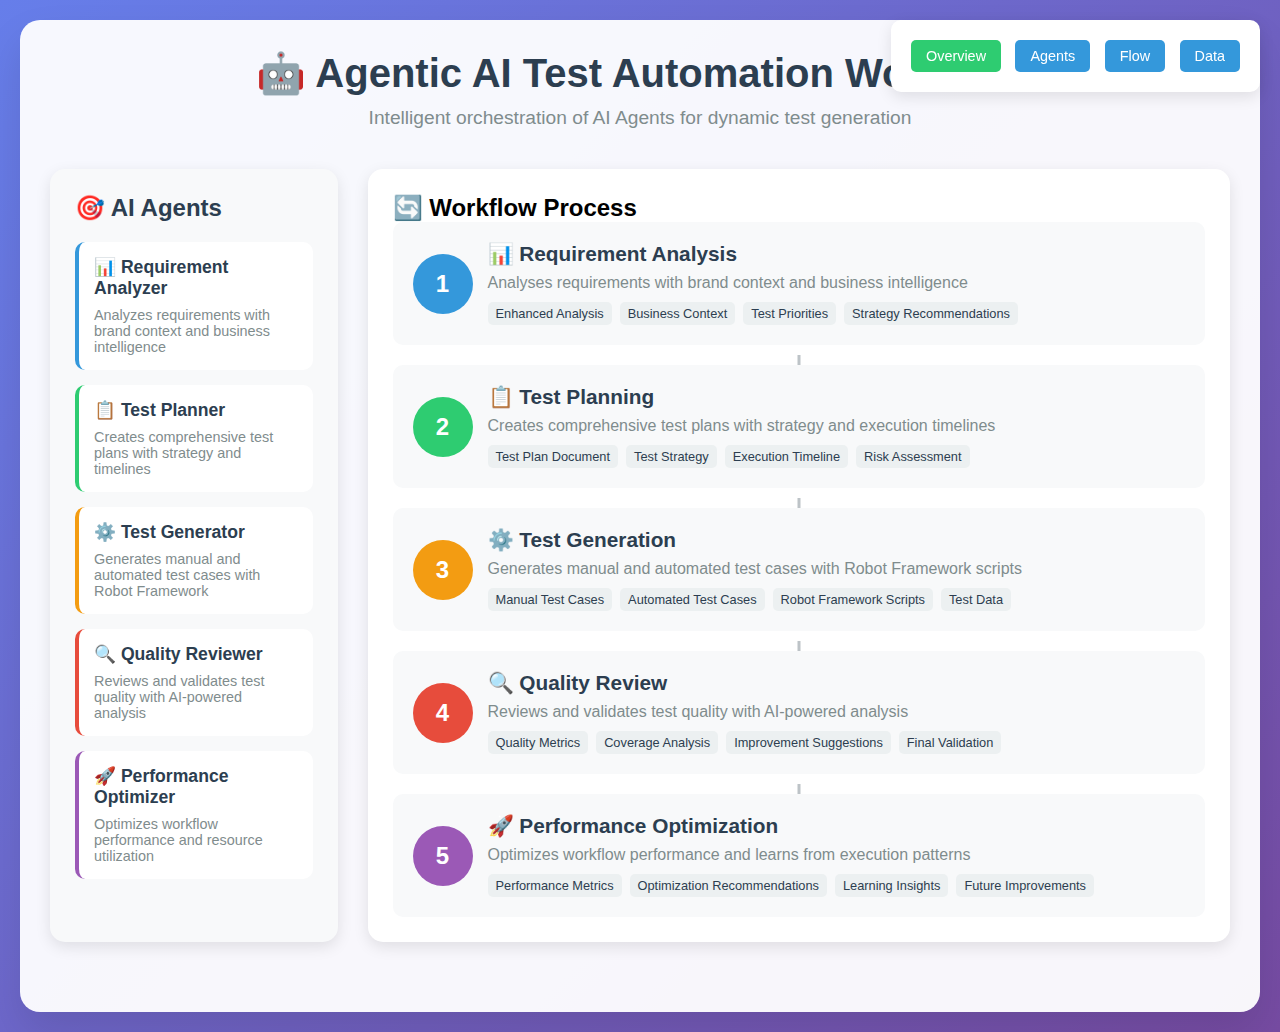
<file: scripts/gen_ai/workflow/agentic_workflow_visualization.html>
<!DOCTYPE html>
<html lang="en">
<head>
    <meta charset="UTF-8">
    <meta name="viewport" content="width=device-width, initial-scale=1.0">
    <title>Agentic AI Workflow Visualization</title>
    <style>
        * {
            margin: 0;
            padding: 0;
            box-sizing: border-box;
        }

        body {
            font-family: 'Segoe UI', Tahoma, Geneva, Verdana, sans-serif;
            background: linear-gradient(135deg, #667eea 0%, #764ba2 100%);
            min-height: 100vh;
            padding: 20px;
        }

        .container {
            max-width: 1400px;
            margin: 0 auto;
            background: rgba(255, 255, 255, 0.95);
            border-radius: 20px;
            padding: 30px;
            box-shadow: 0 20px 40px rgba(0, 0, 0, 0.1);
        }

        .header {
            text-align: center;
            margin-bottom: 40px;
        }

        .header h1 {
            color: #2c3e50;
            font-size: 2.5em;
            margin-bottom: 10px;
        }

        .header p {
            color: #7f8c8d;
            font-size: 1.2em;
        }

        .workflow-container {
            display: grid;
            grid-template-columns: 1fr 3fr;
            gap: 30px;
            margin-bottom: 40px;
        }

        .agents-panel {
            background: #f8f9fa;
            border-radius: 15px;
            padding: 25px;
            box-shadow: 0 5px 15px rgba(0, 0, 0, 0.1);
        }

        .agents-panel h2 {
            color: #2c3e50;
            margin-bottom: 20px;
            font-size: 1.5em;
        }

        .agent-card {
            background: white;
            border-radius: 10px;
            padding: 15px;
            margin-bottom: 15px;
            border-left: 4px solid;
            cursor: pointer;
            transition: all 0.3s ease;
        }

        .agent-card:hover {
            transform: translateX(5px);
            box-shadow: 0 5px 15px rgba(0, 0, 0, 0.1);
        }

        .agent-card.analyzer { border-left-color: #3498db; }
        .agent-card.planner { border-left-color: #2ecc71; }
        .agent-card.generator { border-left-color: #f39c12; }
        .agent-card.reviewer { border-left-color: #e74c3c; }
        .agent-card.optimizer { border-left-color: #9b59b6; }

        .agent-card h3 {
            color: #2c3e50;
            margin-bottom: 8px;
            font-size: 1.1em;
        }

        .agent-card p {
            color: #7f8c8d;
            font-size: 0.9em;
        }

        .workflow-flow {
            background: white;
            border-radius: 15px;
            padding: 25px;
            box-shadow: 0 5px 15px rgba(0, 0, 0, 0.1);
            overflow-x: auto;
        }

        .flow-diagram {
            display: flex;
            flex-direction: column;
            gap: 20px;
            min-width: 800px;
        }

        .flow-step {
            display: flex;
            align-items: center;
            gap: 15px;
            padding: 20px;
            background: #f8f9fa;
            border-radius: 10px;
            position: relative;
        }

        .flow-step::after {
            content: '';
            position: absolute;
            bottom: -30px;
            left: 50%;
            transform: translateX(-50%);
            width: 3px;
            height: 20px;
            background: #bdc3c7;
        }

        .flow-step:last-child::after {
            display: none;
        }

        .step-icon {
            width: 60px;
            height: 60px;
            border-radius: 50%;
            display: flex;
            align-items: center;
            justify-content: center;
            font-size: 1.5em;
            color: white;
            font-weight: bold;
            flex-shrink: 0;
        }

        .step-content {
            flex: 1;
        }

        .step-content h3 {
            color: #2c3e50;
            margin-bottom: 8px;
            font-size: 1.3em;
        }

        .step-content p {
            color: #7f8c8d;
            margin-bottom: 10px;
        }

        .step-outputs {
            display: flex;
            flex-wrap: wrap;
            gap: 8px;
            margin-top: 10px;
        }

        .output-tag {
            background: #ecf0f1;
            padding: 4px 8px;
            border-radius: 5px;
            font-size: 0.8em;
            color: #2c3e50;
        }

        .data-flow {
            background: #f8f9fa;
            border-radius: 15px;
            padding: 25px;
            margin-bottom: 40px;
        }

        .data-flow h2 {
            color: #2c3e50;
            margin-bottom: 20px;
            font-size: 1.5em;
        }

        .data-types {
            display: grid;
            grid-template-columns: repeat(auto-fit, minmax(250px, 1fr));
            gap: 20px;
        }

        .data-type {
            background: white;
            border-radius: 10px;
            padding: 20px;
            box-shadow: 0 3px 10px rgba(0, 0, 0, 0.1);
        }

        .data-type h3 {
            color: #2c3e50;
            margin-bottom: 10px;
        }

        .data-type ul {
            list-style: none;
            padding: 0;
        }

        .data-type li {
            padding: 5px 0;
            border-bottom: 1px solid #ecf0f1;
            color: #7f8c8d;
        }

        .data-type li:last-child {
            border-bottom: none;
        }

        .metrics-dashboard {
            background: #f8f9fa;
            border-radius: 15px;
            padding: 25px;
        }

        .metrics-grid {
            display: grid;
            grid-template-columns: repeat(auto-fit, minmax(200px, 1fr));
            gap: 20px;
        }

        .metric-card {
            background: white;
            border-radius: 10px;
            padding: 20px;
            text-align: center;
            box-shadow: 0 3px 10px rgba(0, 0, 0, 0.1);
        }

        .metric-value {
            font-size: 2em;
            font-weight: bold;
            color: #2c3e50;
            margin-bottom: 5px;
        }

        .metric-label {
            color: #7f8c8d;
            font-size: 0.9em;
        }

        .timeline {
            background: #f8f9fa;
            border-radius: 15px;
            padding: 25px;
            margin-top: 40px;
        }

        .timeline h2 {
            color: #2c3e50;
            margin-bottom: 20px;
            font-size: 1.5em;
        }

        .timeline-item {
            display: flex;
            align-items: center;
            gap: 15px;
            padding: 15px;
            background: white;
            border-radius: 10px;
            margin-bottom: 10px;
            position: relative;
        }

        .timeline-item::before {
            content: '';
            position: absolute;
            left: 30px;
            top: 100%;
            width: 3px;
            height: 10px;
            background: #bdc3c7;
        }

        .timeline-item:last-child::before {
            display: none;
        }

        .timeline-icon {
            width: 40px;
            height: 40px;
            border-radius: 50%;
            background: #3498db;
            color: white;
            display: flex;
            align-items: center;
            justify-content: center;
            font-weight: bold;
            flex-shrink: 0;
        }

        .timeline-content {
            flex: 1;
        }

        .timeline-content h4 {
            color: #2c3e50;
            margin-bottom: 5px;
        }

        .timeline-content p {
            color: #7f8c8d;
            font-size: 0.9em;
        }

        .timeline-duration {
            color: #e67e22;
            font-weight: bold;
        }

        .interactive-controls {
            position: fixed;
            top: 20px;
            right: 20px;
            background: white;
            border-radius: 10px;
            padding: 15px;
            box-shadow: 0 5px 15px rgba(0, 0, 0, 0.1);
            z-index: 1000;
        }

        .control-button {
            background: #3498db;
            color: white;
            border: none;
            padding: 8px 15px;
            border-radius: 5px;
            cursor: pointer;
            margin: 5px;
            font-size: 0.9em;
        }

        .control-button:hover {
            background: #2980b9;
        }

        .control-button.active {
            background: #2ecc71;
        }

        .brand-context {
            background: #f39c12;
            color: white;
            border-radius: 10px;
            padding: 15px;
            margin-bottom: 20px;
        }

        .brand-context h3 {
            margin-bottom: 10px;
        }

        .brand-features {
            display: flex;
            flex-wrap: wrap;
            gap: 8px;
            margin-top: 10px;
        }

        .feature-tag {
            background: rgba(255, 255, 255, 0.2);
            padding: 4px 8px;
            border-radius: 5px;
            font-size: 0.8em;
        }

        @media (max-width: 768px) {
            .workflow-container {
                grid-template-columns: 1fr;
            }

            .flow-diagram {
                min-width: auto;
            }
        }
    </style>
</head>
<body>
    <div class="container">
        <div class="header">
            <h1>🤖 Agentic AI Test Automation Workflow</h1>
            <p>Intelligent orchestration of AI Agents for dynamic test generation</p>
        </div>

        <div class="interactive-controls">
            <button class="control-button active" onclick="showView('overview')">Overview</button>
            <button class="control-button" onclick="showView('agents')">Agents</button>
            <button class="control-button" onclick="showView('flow')">Flow</button>
            <button class="control-button" onclick="showView('data')">Data</button>
        </div>

        <div id="overview-view">
            <div class="workflow-container">
                <div class="agents-panel">
                    <h2>🎯 AI Agents</h2>

                    <div class="agent-card analyzer" onclick="highlightAgent('analyzer')">
                        <h3>📊 Requirement Analyzer</h3>
                        <p>Analyzes requirements with brand context and business intelligence</p>
                    </div>

                    <div class="agent-card planner" onclick="highlightAgent('planner')">
                        <h3>📋 Test Planner</h3>
                        <p>Creates comprehensive test plans with strategy and timelines</p>
                    </div>

                    <div class="agent-card generator" onclick="highlightAgent('generator')">
                        <h3>⚙️ Test Generator</h3>
                        <p>Generates manual and automated test cases with Robot Framework</p>
                    </div>

                    <div class="agent-card reviewer" onclick="highlightAgent('reviewer')">
                        <h3>🔍 Quality Reviewer</h3>
                        <p>Reviews and validates test quality with AI-powered analysis</p>
                    </div>

                    <div class="agent-card optimizer" onclick="highlightAgent('optimizer')">
                        <h3>🚀 Performance Optimizer</h3>
                        <p>Optimizes workflow performance and resource utilization</p>
                    </div>
                </div>

                <div class="workflow-flow">
                    <h2>🔄 Workflow Process</h2>
                    <div class="flow-diagram">
                        <div class="flow-step">
                            <div class="step-icon" style="background: #3498db;">1</div>
                            <div class="step-content">
                                <h3>📊 Requirement Analysis</h3>
                                <p>Analyses requirements with brand context and business intelligence</p>
                                <div class="step-outputs">
                                    <span class="output-tag">Enhanced Analysis</span>
                                    <span class="output-tag">Business Context</span>
                                    <span class="output-tag">Test Priorities</span>
                                    <span class="output-tag">Strategy Recommendations</span>
                                </div>
                            </div>
                        </div>

                        <div class="flow-step">
                            <div class="step-icon" style="background: #2ecc71;">2</div>
                            <div class="step-content">
                                <h3>📋 Test Planning</h3>
                                <p>Creates comprehensive test plans with strategy and execution timelines</p>
                                <div class="step-outputs">
                                    <span class="output-tag">Test Plan Document</span>
                                    <span class="output-tag">Test Strategy</span>
                                    <span class="output-tag">Execution Timeline</span>
                                    <span class="output-tag">Risk Assessment</span>
                                </div>
                            </div>
                        </div>

                        <div class="flow-step">
                            <div class="step-icon" style="background: #f39c12;">3</div>
                            <div class="step-content">
                                <h3>⚙️ Test Generation</h3>
                                <p>Generates manual and automated test cases with Robot Framework scripts</p>
                                <div class="step-outputs">
                                    <span class="output-tag">Manual Test Cases</span>
                                    <span class="output-tag">Automated Test Cases</span>
                                    <span class="output-tag">Robot Framework Scripts</span>
                                    <span class="output-tag">Test Data</span>
                                </div>
                            </div>
                        </div>

                        <div class="flow-step">
                            <div class="step-icon" style="background: #e74c3c;">4</div>
                            <div class="step-content">
                                <h3>🔍 Quality Review</h3>
                                <p>Reviews and validates test quality with AI-powered analysis</p>
                                <div class="step-outputs">
                                    <span class="output-tag">Quality Metrics</span>
                                    <span class="output-tag">Coverage Analysis</span>
                                    <span class="output-tag">Improvement Suggestions</span>
                                    <span class="output-tag">Final Validation</span>
                                </div>
                            </div>
                        </div>

                        <div class="flow-step">
                            <div class="step-icon" style="background: #9b59b6;">5</div>
                            <div class="step-content">
                                <h3>🚀 Performance Optimization</h3>
                                <p>Optimizes workflow performance and learns from execution patterns</p>
                                <div class="step-outputs">
                                    <span class="output-tag">Performance Metrics</span>
                                    <span class="output-tag">Optimization Recommendations</span>
                                    <span class="output-tag">Learning Insights</span>
                                    <span class="output-tag">Future Improvements</span>
                                </div>
                            </div>
                        </div>
                    </div>
                </div>
            </div>
        </div>

        <div id="agents-view" style="display: none;">
            <div class="brand-context">
                <h3>🏢 Brand Context Support</h3>
                <p>The workflow supports multiple brands with specialised testing approaches:</p>
                <div class="brand-features">
                    <span class="feature-tag">Bluehost (Web Hosting)</span>
                    <span class="feature-tag">Domain.com (Domain Registration)</span>
                    <span class="feature-tag">HostGator (Web Hosting)</span>
                    <span class="feature-tag">Network Solutions (Domain & Hosting)</span>
                    <span class="feature-tag">Register.com (Domain Services)</span>
                    <span class="feature-tag">Web.com (Website Building)</span>
                </div>
            </div>

            <div class="data-flow">
                <h2>🎯 Agent Capabilities</h2>
                <div class="data-types">
                    <div class="data-type">
                        <h3>📊 Requirement Analyzer</h3>
                        <ul>
                            <li>Brand context enhancement</li>
                            <li>Business context extraction</li>
                            <li>Test priority identification</li>
                            <li>Strategy recommendations</li>
                            <li>Complexity assessment</li>
                            <li>Risk identification</li>
                        </ul>
                    </div>

                    <div class="data-type">
                        <h3>📋 Test Planner</h3>
                        <ul>
                            <li>Test plan structuring</li>
                            <li>Strategy definition</li>
                            <li>Scope determination</li>
                            <li>Timeline generation</li>
                            <li>Effort estimation</li>
                            <li>Environment planning</li>
                        </ul>
                    </div>

                    <div class="data-type">
                        <h3>⚙️ Test Generator</h3>
                        <ul>
                            <li>Manual test case creation</li>
                            <li>Automated test generation</li>
                            <li>Robot Framework scripts</li>
                            <li>Test data generation</li>
                            <li>Coverage analysis</li>
                            <li>Feasibility assessment</li>
                        </ul>
                    </div>

                    <div class="data-type">
                        <h3>🔍 Quality Reviewer</h3>
                        <ul>
                            <li>Quality metrics calculation</li>
                            <li>Coverage validation</li>
                            <li>Gap identification</li>
                            <li>Improvement suggestions</li>
                            <li>Compliance checking</li>
                            <li>Best practice validation</li>
                        </ul>
                    </div>

                    <div class="data-type">
                        <h3>🚀 Performance Optimizer</h3>
                        <ul>
                            <li>Workflow performance analysis</li>
                            <li>Resource utilization optimization</li>
                            <li>Execution pattern learning</li>
                            <li>Future improvement suggestions</li>
                            <li>Performance benchmarks</li>
                            <li>Feedback loop integration</li>
                        </ul>
                    </div>
                </div>
            </div>
        </div>

        <div id="flow-view" style="display: none;">
            <div class="timeline">
                <h2>⏱️ Execution Timeline</h2>
                <div class="timeline-item">
                    <div class="timeline-icon">1</div>
                    <div class="timeline-content">
                        <h4>Test Planning Phase</h4>
                        <p>Finalize test plan, create test cases, set up environment, prepare test data</p>
                        <span class="timeline-duration">3-5 days</span>
                    </div>
                </div>

                <div class="timeline-item">
                    <div class="timeline-icon">2</div>
                    <div class="timeline-content">
                        <h4>Component Testing</h4>
                        <p>Execute unit tests, validate individual components, report defects</p>
                        <span class="timeline-duration">5-7 days</span>
                    </div>
                </div>

                <div class="timeline-item">
                    <div class="timeline-icon">3</div>
                    <div class="timeline-content">
                        <h4>Integration Testing</h4>
                        <p>Execute integration tests, validate end-to-end workflows, test APIs</p>
                        <span class="timeline-duration">7-10 days</span>
                    </div>
                </div>

                <div class="timeline-item">
                    <div class="timeline-icon">4</div>
                    <div class="timeline-content">
                        <h4>User Acceptance Testing</h4>
                        <p>Execute user scenarios, validate business workflows, gather feedback</p>
                        <span class="timeline-duration">5-7 days</span>
                    </div>
                </div>

                <div class="timeline-item">
                    <div class="timeline-icon">5</div>
                    <div class="timeline-content">
                        <h4>Test Closure</h4>
                        <p>Complete execution, generate reports, document lessons learned</p>
                        <span class="timeline-duration">2-3 days</span>
                    </div>
                </div>
            </div>
        </div>

        <div id="data-view" style="display: none;">
            <div class="data-flow">
                <h2>📊 Data Flow & Transformations</h2>
                <div class="data-types">
                    <div class="data-type">
                        <h3>📥 Input Data</h3>
                        <ul>
                            <li>Requirements specification</li>
                            <li>Brand context configuration</li>
                            <li>Test configuration parameters</li>
                            <li>Component specifications</li>
                            <li>Business rules</li>
                            <li>Integration requirements</li>
                        </ul>
                    </div>

                    <div class="data-type">
                        <h3>🔄 Processing</h3>
                        <ul>
                            <li>Context enhancement</li>
                            <li>Priority calculation</li>
                            <li>Strategy formulation</li>
                            <li>Test case generation</li>
                            <li>Automation feasibility</li>
                            <li>Quality validation</li>
                        </ul>
                    </div>

                    <div class="data-type">
                        <h3>📤 Output Artifacts</h3>
                        <ul>
                            <li>Test plan documents</li>
                            <li>Manual test cases</li>
                            <li>Automated test scripts</li>
                            <li>Robot Framework files</li>
                            <li>Coverage reports</li>
                            <li>Quality metrics</li>
                        </ul>
                    </div>

                    <div class="data-type">
                        <h3>📈 Metrics & Analytics</h3>
                        <ul>
                            <li>Test coverage percentage</li>
                            <li>Automation feasibility score</li>
                            <li>Quality confidence rating</li>
                            <li>Execution time estimates</li>
                            <li>Risk assessment scores</li>
                            <li>Performance benchmarks</li>
                        </ul>
                    </div>
                </div>
            </div>

            <div class="metrics-dashboard">
                <h2>📊 Key Metrics Dashboard</h2>
                <div class="metrics-grid">
                    <div class="metric-card">
                        <div class="metric-value">5</div>
                        <div class="metric-label">AI Agents</div>
                    </div>
                    <div class="metric-card">
                        <div class="metric-value">80%</div>
                        <div class="metric-label">Target Coverage</div>
                    </div>
                    <div class="metric-card">
                        <div class="metric-value">15-25</div>
                        <div class="metric-label">Days Timeline</div>
                    </div>
                    <div class="metric-card">
                        <div class="metric-value">6</div>
                        <div class="metric-label">Brand Support</div>
                    </div>
                    <div class="metric-card">
                        <div class="metric-value">40+</div>
                        <div class="metric-label">Hours Effort</div>
                    </div>
                    <div class="metric-card">
                        <div class="metric-value">2-3</div>
                        <div class="metric-label">Team Size</div>
                    </div>
                </div>
            </div>
        </div>
    </div>

    <script>
        function showView(viewName) {
            // Hide all views
            document.querySelectorAll('[id$="-view"]').forEach(view => {
                view.style.display = 'none';
            });

            // Show selected view
            document.getElementById(viewName + '-view').style.display = 'block';

            // Update active button
            document.querySelectorAll('.control-button').forEach(btn => {
                btn.classList.remove('active');
            });
            event.target.classList.add('active');
        }

        function highlightAgent(agentType) {
            // Remove existing highlights
            document.querySelectorAll('.agent-card').forEach(card => {
                card.style.transform = '';
                card.style.boxShadow = '';
            });

            // Highlight selected agent
            const selectedCard = document.querySelector(`.agent-card.${agentType}`);
            selectedCard.style.transform = 'scale(1.05)';
            selectedCard.style.boxShadow = '0 10px 25px rgba(0, 0, 0, 0.2)';

            // Highlight corresponding flow step
            document.querySelectorAll('.flow-step').forEach((step, index) => {
                step.style.background = '#f8f9fa';
            });

            const agentIndex = ['analyzer', 'planner', 'generator', 'executor', 'reviewer', 'optimizer'].indexOf(agentType);
            if (agentIndex !== -1) {
                document.querySelectorAll('.flow-step')[agentIndex].style.background = '#e3f2fd';
            }
        }

        // Add some interactivity
        document.addEventListener('DOMContentLoaded', function() {
            // Add hover effects to flow steps
            document.querySelectorAll('.flow-step').forEach(step => {
                step.addEventListener('mouseenter', function() {
                    this.style.transform = 'translateY(-5px)';
                    this.style.boxShadow = '0 10px 25px rgba(0, 0, 0, 0.1)';
                });

                step.addEventListener('mouseleave', function() {
                    this.style.transform = '';
                    this.style.boxShadow = '';
                });
            });

            // Add click to expand functionality
            document.querySelectorAll('.data-type').forEach(type => {
                type.addEventListener('click', function() {
                    this.style.transform = this.style.transform === 'scale(1.05)' ? '' : 'scale(1.05)';
                });
            });
        });
    </script>
</body>
</html>
</file>
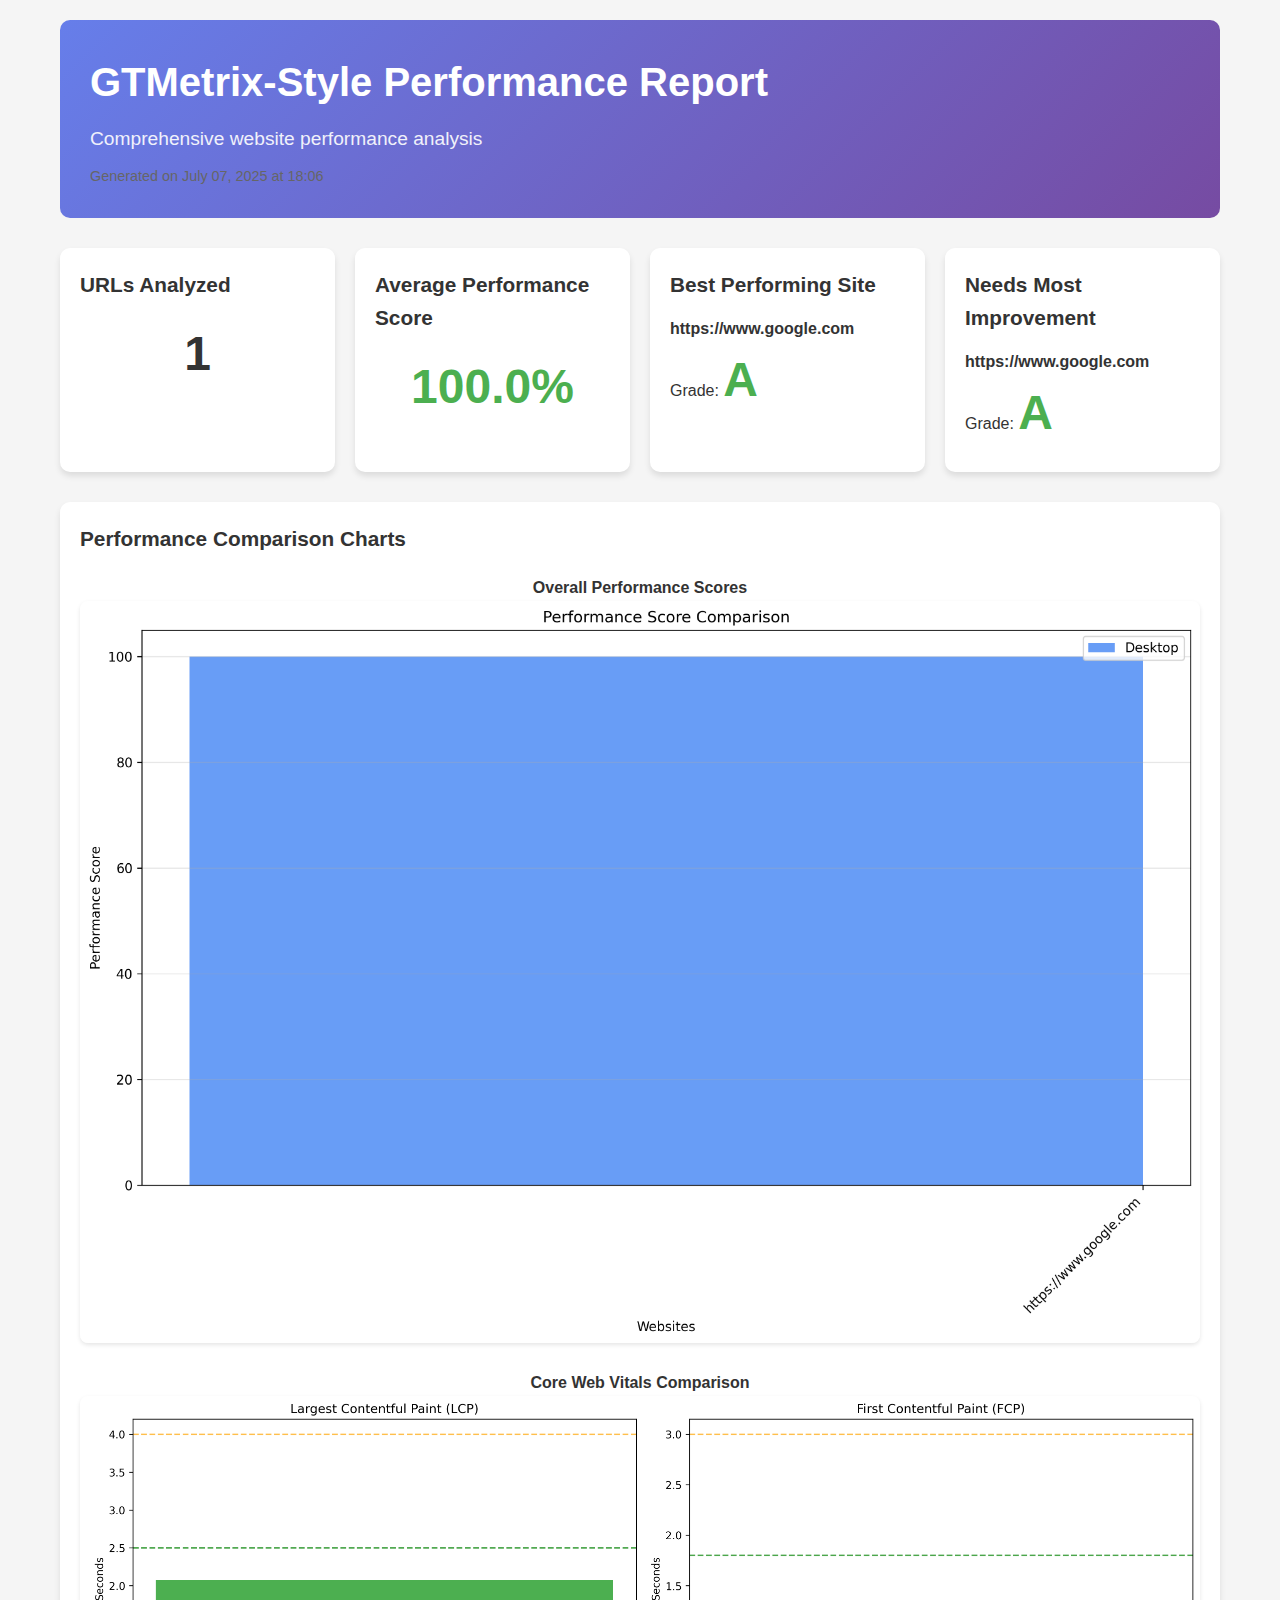
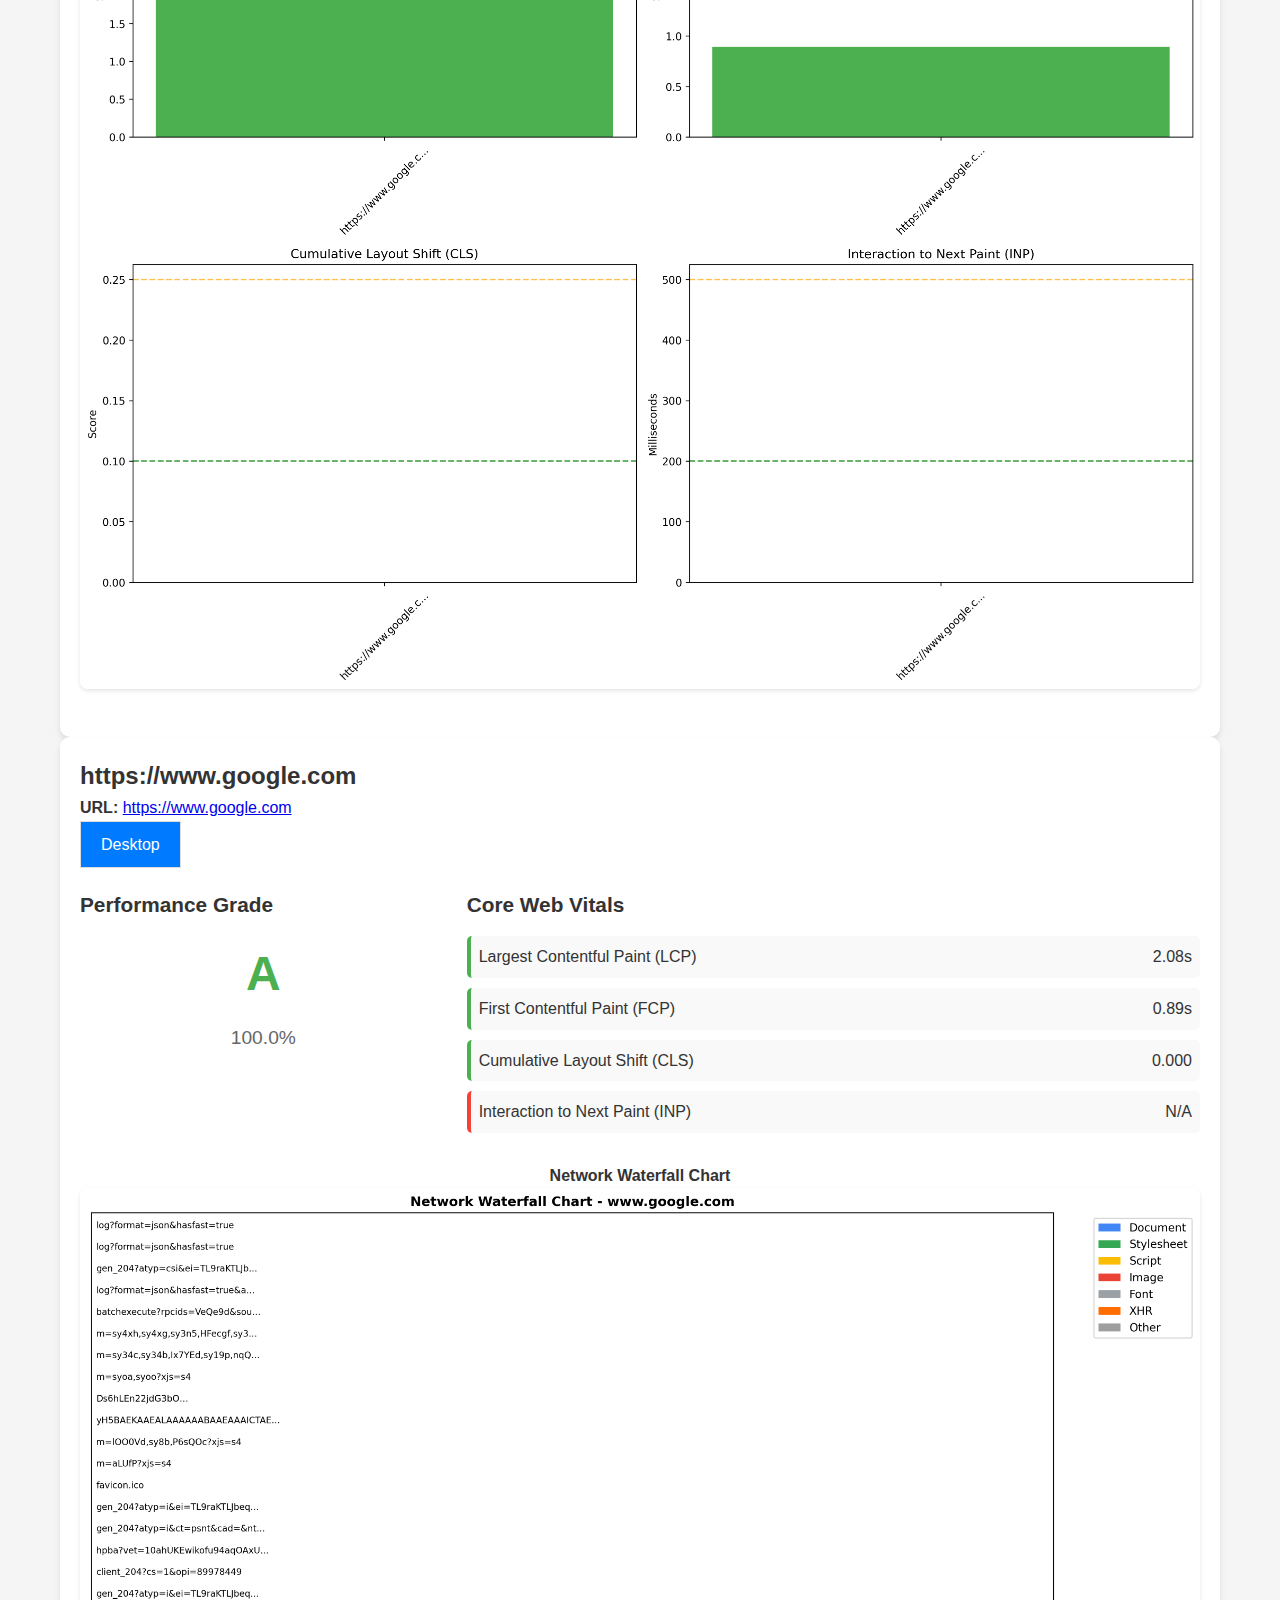
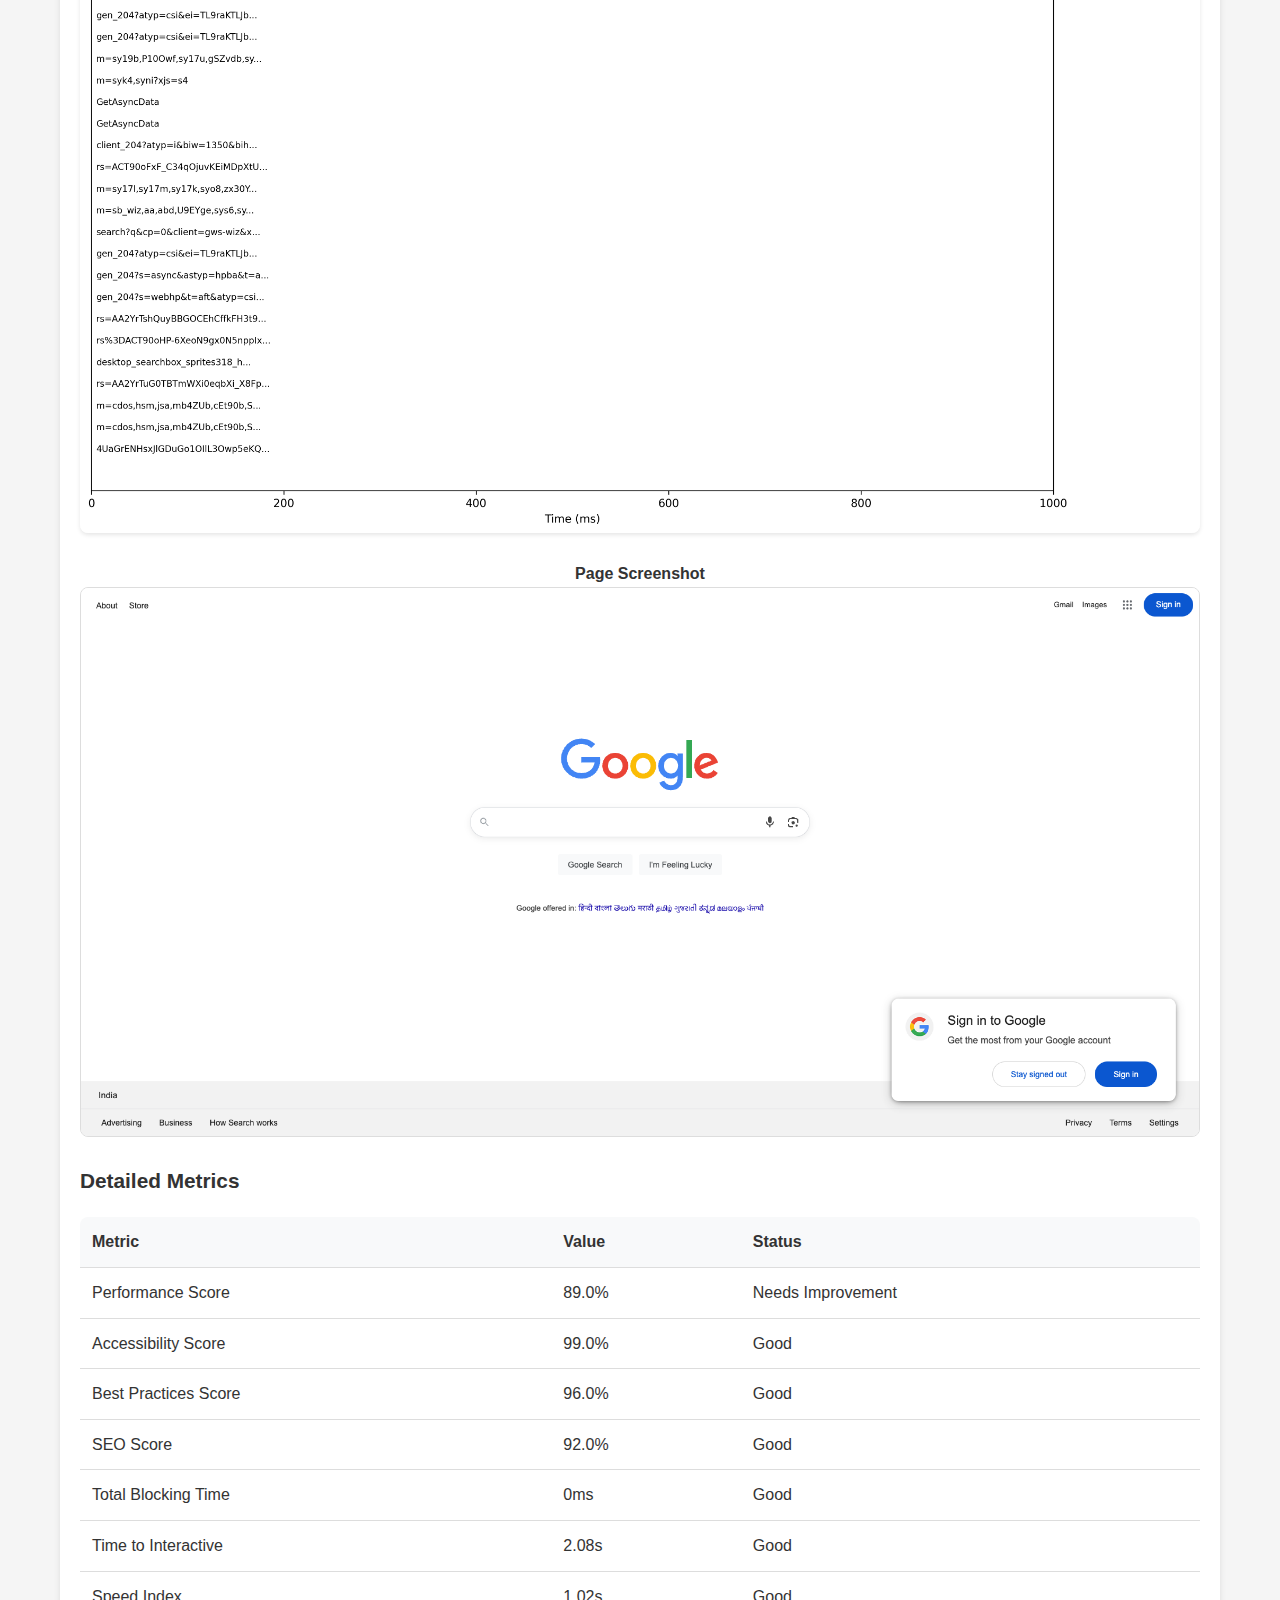
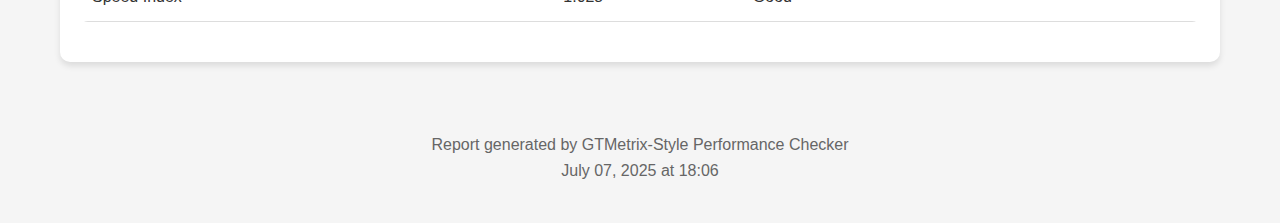
<file: scripts/fos_checks/website_performance/performance_reports/performance_report_20250707_180624/performance_report.html>
<!DOCTYPE html>
<html lang="en">
<head>
    <meta charset="UTF-8">
    <meta name="viewport" content="width=device-width, initial-scale=1.0">
    <title>GTMetrix-Style Performance Report</title>
    <style>
        * { margin: 0; padding: 0; box-sizing: border-box; }
        body { font-family: 'Segoe UI', Tahoma, Geneva, Verdana, sans-serif; line-height: 1.6; color: #333; background: #f5f5f5; }
        .container { max-width: 1200px; margin: 0 auto; padding: 20px; }
        .header { background: linear-gradient(135deg, #667eea 0%, #764ba2 100%); color: white; padding: 30px; border-radius: 10px; margin-bottom: 30px; }
        .header h1 { font-size: 2.5em; margin-bottom: 10px; }
        .header p { font-size: 1.2em; opacity: 0.9; }
        .summary-cards { display: grid; grid-template-columns: repeat(auto-fit, minmax(250px, 1fr)); gap: 20px; margin-bottom: 30px; }
        .card { background: white; border-radius: 10px; padding: 20px; box-shadow: 0 4px 6px rgba(0,0,0,0.1); }
        .card h3 { color: #333; margin-bottom: 15px; font-size: 1.3em; }
        .grade { font-size: 3em; font-weight: bold; text-align: center; margin: 10px 0; }
        .grade.A { color: #4CAF50; }
        .grade.B { color: #8BC34A; }
        .grade.C { color: #FF9800; }
        .grade.D { color: #FF5722; }
        .grade.F { color: #F44336; }
        .metric { display: flex; justify-content: space-between; margin: 10px 0; padding: 8px; background: #f9f9f9; border-radius: 5px; }
        .metric-good { border-left: 4px solid #4CAF50; }
        .metric-needs-improvement { border-left: 4px solid #FF9800; }
        .metric-poor { border-left: 4px solid #F44336; }
        .recommendations { margin-top: 20px; }
        .recommendation { background: #fff3cd; border: 1px solid #ffeaa7; border-radius: 5px; padding: 15px; margin: 10px 0; }
        .recommendation.high { background: #f8d7da; border-color: #f5c6cb; }
        .recommendation.medium { background: #fff3cd; border-color: #ffeaa7; }
        .recommendation h4 { color: #856404; margin-bottom: 8px; }
        .recommendation.high h4 { color: #721c24; }
        .suggestion-list { list-style-type: none; padding-left: 0; }
        .suggestion-list li { padding: 5px 0; padding-left: 20px; position: relative; }
        .suggestion-list li:before { content: "→"; position: absolute; left: 0; color: #666; }
        .chart-container { text-align: center; margin: 20px 0; }
        .chart-container img { max-width: 100%; height: auto; border-radius: 8px; box-shadow: 0 2px 4px rgba(0,0,0,0.1); }
        .screenshot-container { text-align: center; margin: 20px 0; }
        .screenshot-container img { max-width: 100%; height: auto; border: 1px solid #ddd; border-radius: 8px; }
        .device-tabs { display: flex; margin-bottom: 20px; }
        .device-tab { padding: 10px 20px; background: #e9ecef; border: 1px solid #ddd; cursor: pointer; }
        .device-tab.active { background: #007bff; color: white; }
        .device-content { display: none; }
        .device-content.active { display: block; }
        .footer { text-align: center; margin-top: 50px; padding: 20px; color: #666; }
        .timestamp { font-size: 0.9em; color: #666; margin-top: 10px; }
        table { width: 100%; border-collapse: collapse; margin: 20px 0; background: white; border-radius: 8px; overflow: hidden; }
        th, td { padding: 12px; text-align: left; border-bottom: 1px solid #ddd; }
        th { background: #f8f9fa; font-weight: 600; }
        .url-results { margin-bottom: 40px; }
    </style>
</head>
<body>
    <div class="container">
        <div class="header">
            <h1>GTMetrix-Style Performance Report</h1>
            <p>Comprehensive website performance analysis</p>
            <div class="timestamp">Generated on July 07, 2025 at 18:06</div>
        </div>

        <!-- Summary Statistics -->
        <div class="summary-cards">
            <div class="card">
                <h3>URLs Analyzed</h3>
                <div class="grade">1</div>
            </div>
            <div class="card">
                <h3>Average Performance Score</h3>
                <div class="grade A">100.0%</div>
            </div>
            <div class="card">
                <h3>Best Performing Site</h3>
                <div style="font-weight: bold;">https://www.google.com</div>
                <div>Grade: <span class="grade A">A</span></div>
            </div>
            <div class="card">
                <h3>Needs Most Improvement</h3>
                <div style="font-weight: bold;">https://www.google.com</div>
                <div>Grade: <span class="grade A">A</span></div>
            </div>
        </div>

        <!-- Comparison Charts -->
        <div class="card">
            <h3>Performance Comparison Charts</h3>
            <div class="chart-container">
                <h4>Overall Performance Scores</h4>
                <img src="charts/performance_comparison.png" alt="Performance Comparison Chart">
            </div>
            <div class="chart-container">
                <h4>Core Web Vitals Comparison</h4>
                <img src="charts/core_web_vitals_comparison.png" alt="Core Web Vitals Comparison Chart">
            </div>
        </div>

        <!-- Individual URL Results -->
        
        <div class="url-results">
            <div class="card">
                <h2>https://www.google.com</h2>
                <p><strong>URL:</strong> <a href="https://www.google.com" target="_blank">https://www.google.com</a></p>

                <div class="device-tabs">
                    
                    <div class="device-tab active" onclick="showDevice('8ffdefbd', 'desktop')">
                        Desktop
                    </div>
                    
                </div>

                
                <div id="8ffdefbd_desktop" class="device-content active">
                    <div style="display: grid; grid-template-columns: 1fr 2fr; gap: 20px; margin: 20px 0;">
                        <div>
                            <h3>Performance Grade</h3>
                            <div class="grade A">A</div>
                            <div style="text-align: center; font-size: 1.2em; color: #666;">100.0%</div>
                        </div>
                        <div>
                            <h3>Core Web Vitals</h3>
                            <div class="metric metric-good">
                                <span>Largest Contentful Paint (LCP)</span>
                                <span>2.08s</span>
                            </div>
                            <div class="metric metric-good">
                                <span>First Contentful Paint (FCP)</span>
                                <span>0.89s</span>
                            </div>
                            <div class="metric metric-good">
                                <span>Cumulative Layout Shift (CLS)</span>
                                <span>0.000</span>
                            </div>
                            <div class="metric metric-poor">
                                <span>Interaction to Next Paint (INP)</span>
                                <span>N/A</span>
                            </div>
                        </div>
                    </div>

                    <!-- Waterfall Chart -->
                    
                    <div class="chart-container">
                        <h4>Network Waterfall Chart</h4>
                        <img src="waterfalls/waterfall_8ffdefbd.png" alt="Waterfall Chart">
                    </div>
                    

                    <!-- Screenshot -->
                    
                    <div class="screenshot-container">
                        <h4>Page Screenshot</h4>
                        <img src="screenshots/screenshot_8ffdefbd_desktop.png" alt="Page Screenshot">
                    </div>
                    

                    <!-- Performance Recommendations -->
                    

                    <!-- Detailed Metrics Table -->
                    <div>
                        <h3>Detailed Metrics</h3>
                        <table>
                            <tr><th>Metric</th><th>Value</th><th>Status</th></tr>
                            <tr><td>Performance Score</td><td>89.0%</td><td>Needs Improvement</td></tr>
                            <tr><td>Accessibility Score</td><td>99.0%</td><td>Good</td></tr>
                            <tr><td>Best Practices Score</td><td>96.0%</td><td>Good</td></tr>
                            <tr><td>SEO Score</td><td>92.0%</td><td>Good</td></tr>
                            <tr><td>Total Blocking Time</td><td>0ms</td><td>Good</td></tr>
                            <tr><td>Time to Interactive</td><td>2.08s</td><td>Good</td></tr>
                            <tr><td>Speed Index</td><td>1.02s</td><td>Good</td></tr>
                        </table>
                    </div>
                </div>
                
            </div>
        </div>
        

        <div class="footer">
            <p>Report generated by GTMetrix-Style Performance Checker</p>
            <p>July 07, 2025 at 18:06</p>
        </div>
    </div>

    <script>
        function showDevice(urlHash, deviceMode) {
            // Hide all device content for this URL
            const allContent = document.querySelectorAll(`[id^="${urlHash}_"]`);
            allContent.forEach(content => content.classList.remove('active'));

            // Remove active class from all tabs for this URL
            const allTabs = document.querySelectorAll('.device-tab');
            allTabs.forEach(tab => tab.classList.remove('active'));

            // Show selected device content
            document.getElementById(`${urlHash}_${deviceMode}`).classList.add('active');

            // Add active class to clicked tab
            event.target.classList.add('active');
        }
    </script>
</body>
</html>
</file>
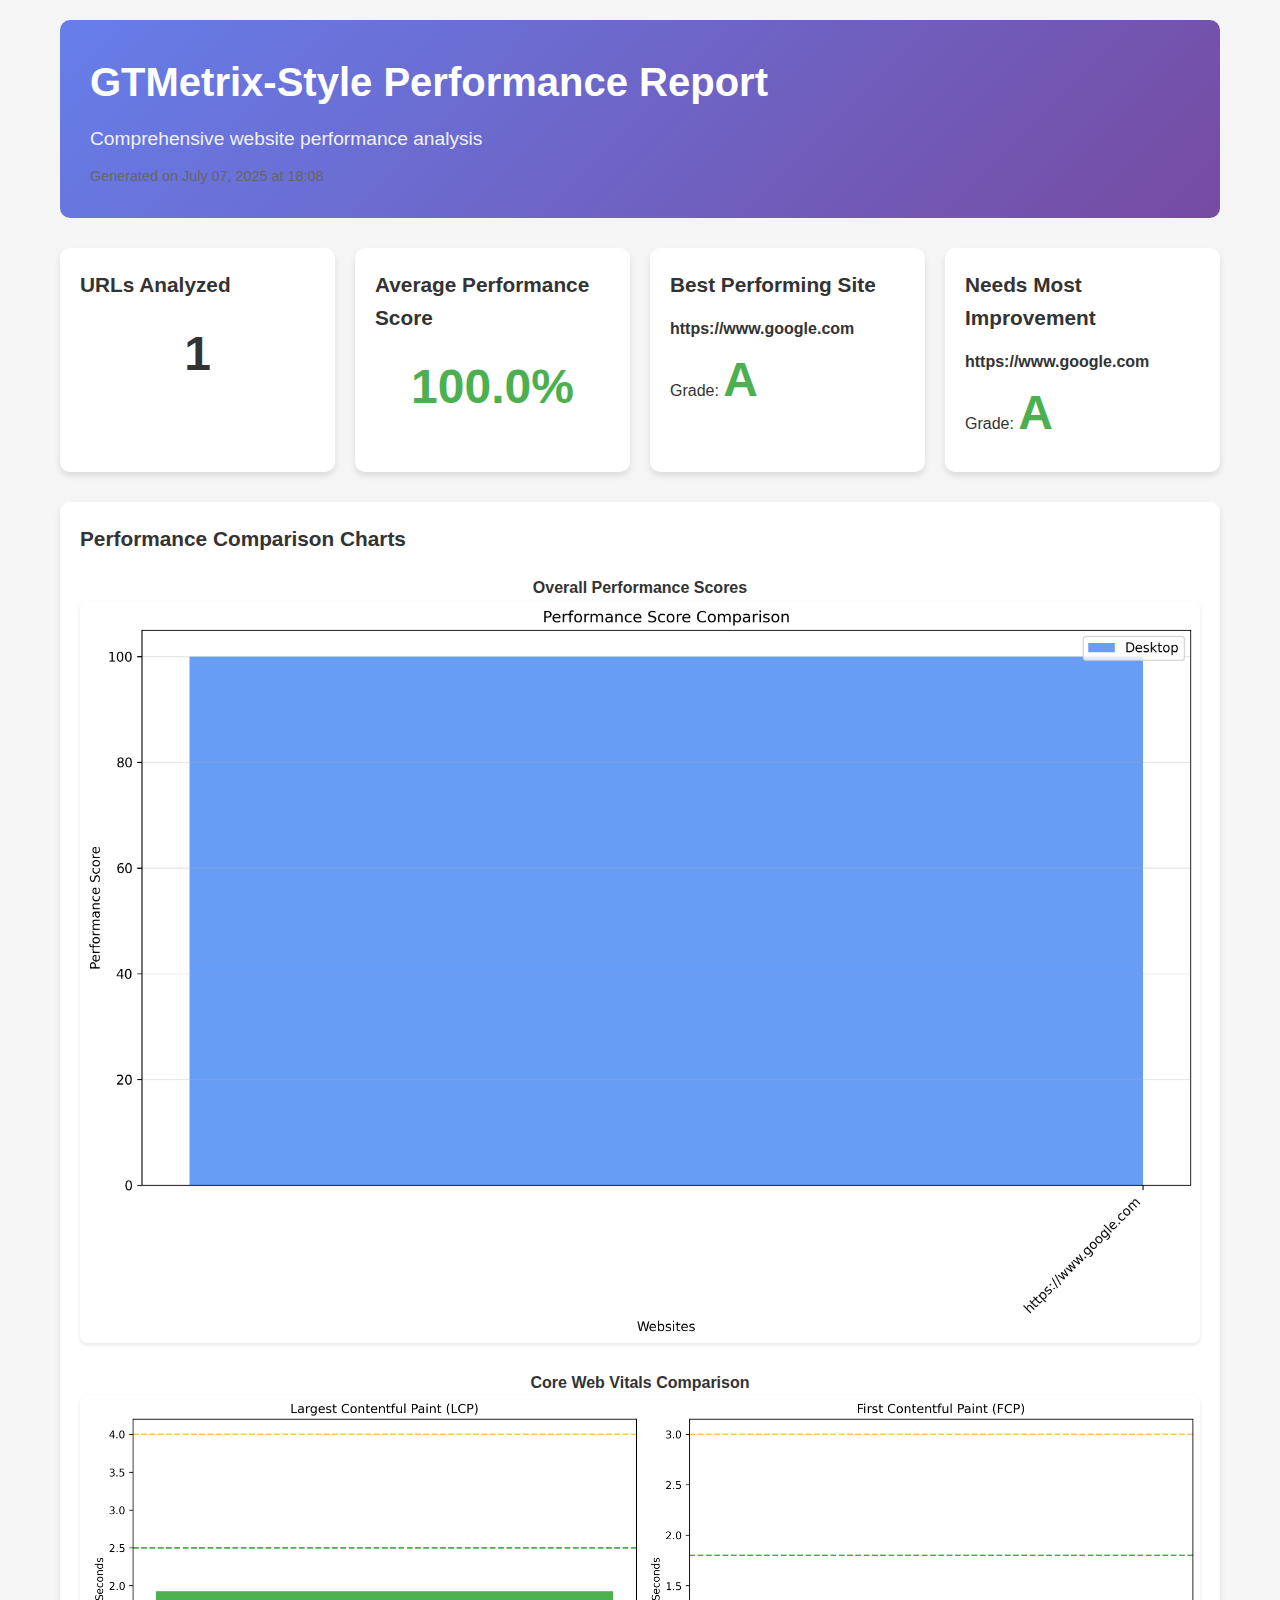
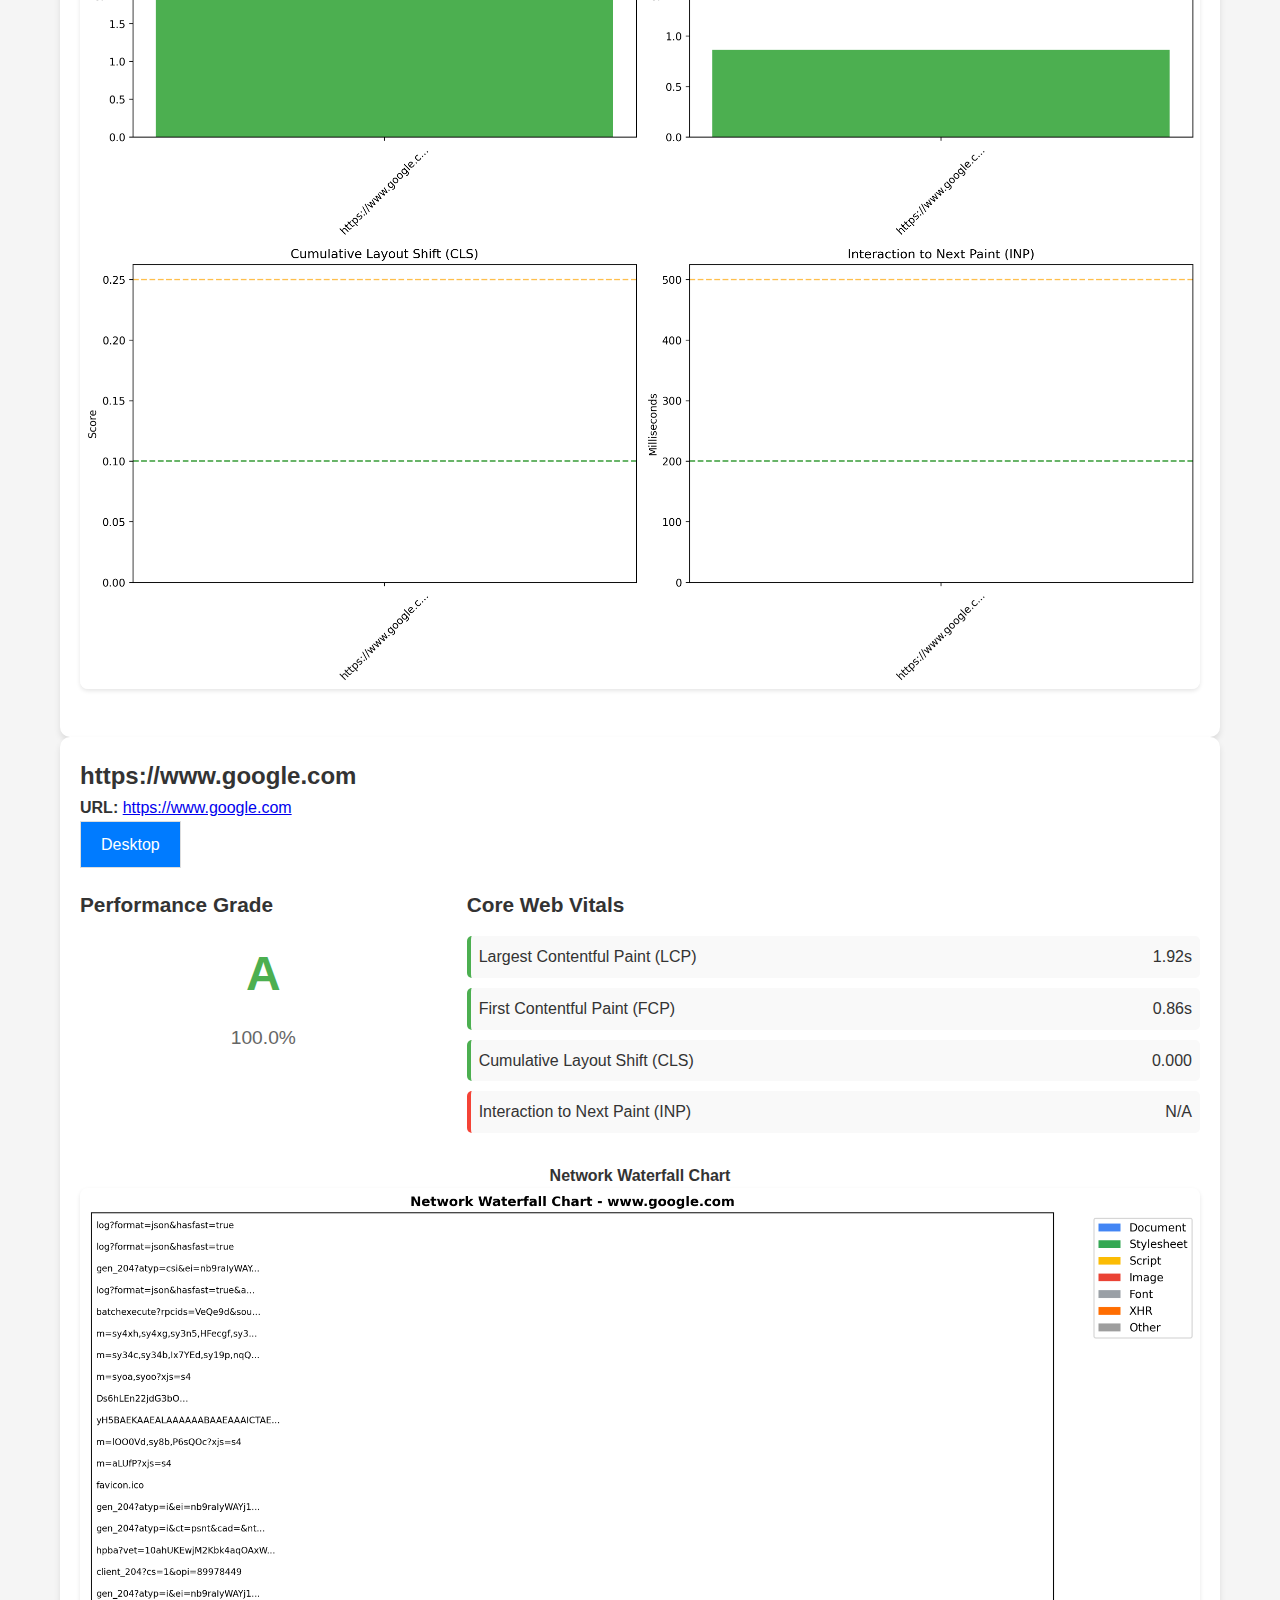
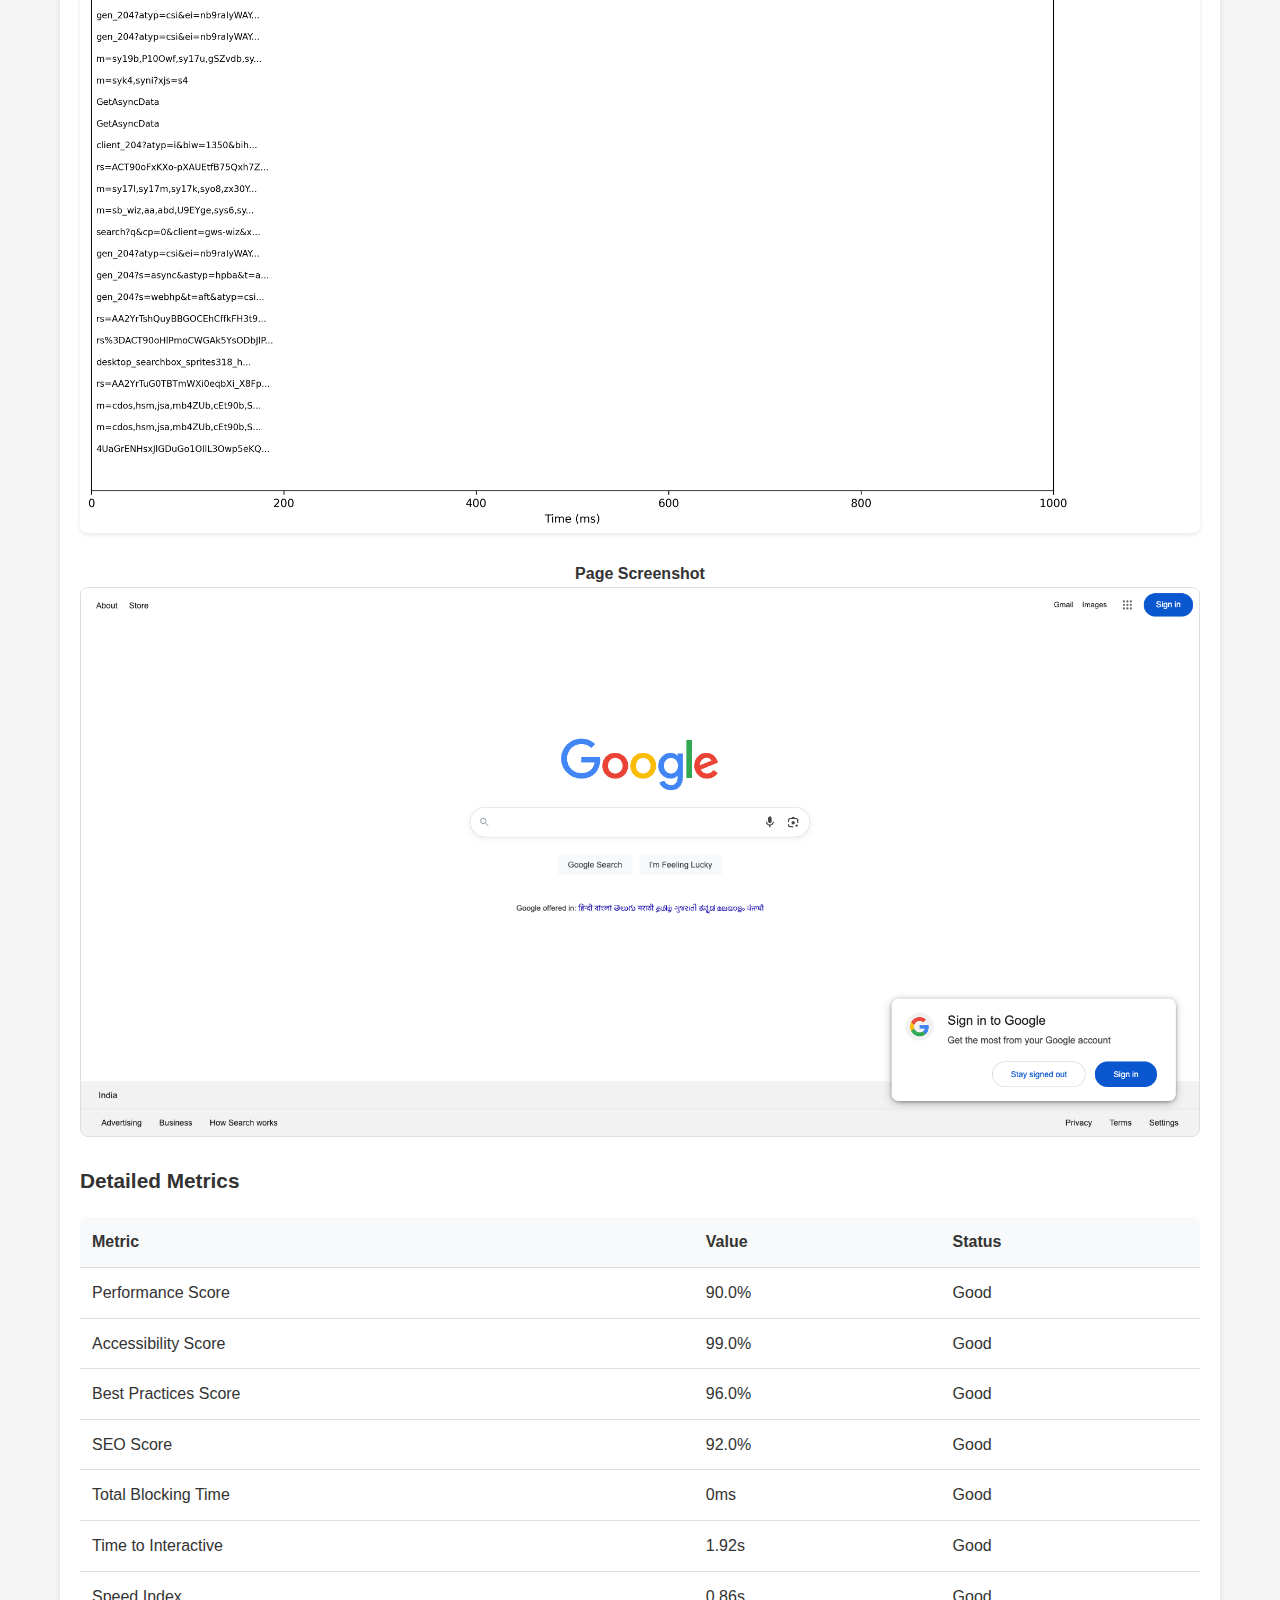
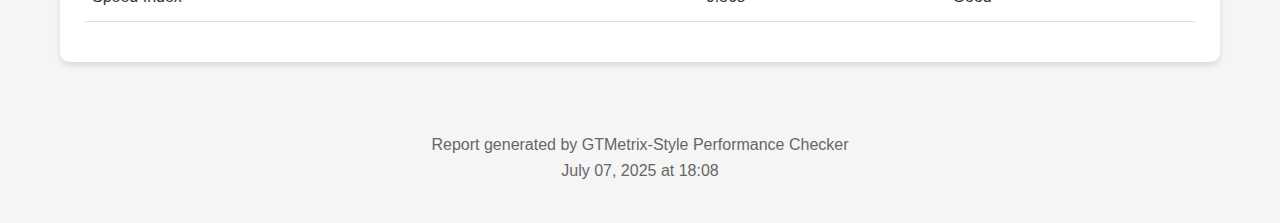
<file: scripts/fos_checks/website_performance/performance_reports/performance_report_20250707_180745/performance_report.html>
<!DOCTYPE html>
<html lang="en">
<head>
    <meta charset="UTF-8">
    <meta name="viewport" content="width=device-width, initial-scale=1.0">
    <title>GTMetrix-Style Performance Report</title>
    <style>
        * { margin: 0; padding: 0; box-sizing: border-box; }
        body { font-family: 'Segoe UI', Tahoma, Geneva, Verdana, sans-serif; line-height: 1.6; color: #333; background: #f5f5f5; }
        .container { max-width: 1200px; margin: 0 auto; padding: 20px; }
        .header { background: linear-gradient(135deg, #667eea 0%, #764ba2 100%); color: white; padding: 30px; border-radius: 10px; margin-bottom: 30px; }
        .header h1 { font-size: 2.5em; margin-bottom: 10px; }
        .header p { font-size: 1.2em; opacity: 0.9; }
        .summary-cards { display: grid; grid-template-columns: repeat(auto-fit, minmax(250px, 1fr)); gap: 20px; margin-bottom: 30px; }
        .card { background: white; border-radius: 10px; padding: 20px; box-shadow: 0 4px 6px rgba(0,0,0,0.1); }
        .card h3 { color: #333; margin-bottom: 15px; font-size: 1.3em; }
        .grade { font-size: 3em; font-weight: bold; text-align: center; margin: 10px 0; }
        .grade.A { color: #4CAF50; }
        .grade.B { color: #8BC34A; }
        .grade.C { color: #FF9800; }
        .grade.D { color: #FF5722; }
        .grade.F { color: #F44336; }
        .metric { display: flex; justify-content: space-between; margin: 10px 0; padding: 8px; background: #f9f9f9; border-radius: 5px; }
        .metric-good { border-left: 4px solid #4CAF50; }
        .metric-needs-improvement { border-left: 4px solid #FF9800; }
        .metric-poor { border-left: 4px solid #F44336; }
        .recommendations { margin-top: 20px; }
        .recommendation { background: #fff3cd; border: 1px solid #ffeaa7; border-radius: 5px; padding: 15px; margin: 10px 0; }
        .recommendation.high { background: #f8d7da; border-color: #f5c6cb; }
        .recommendation.medium { background: #fff3cd; border-color: #ffeaa7; }
        .recommendation h4 { color: #856404; margin-bottom: 8px; }
        .recommendation.high h4 { color: #721c24; }
        .suggestion-list { list-style-type: none; padding-left: 0; }
        .suggestion-list li { padding: 5px 0; padding-left: 20px; position: relative; }
        .suggestion-list li:before { content: "→"; position: absolute; left: 0; color: #666; }
        .chart-container { text-align: center; margin: 20px 0; }
        .chart-container img { max-width: 100%; height: auto; border-radius: 8px; box-shadow: 0 2px 4px rgba(0,0,0,0.1); }
        .screenshot-container { text-align: center; margin: 20px 0; }
        .screenshot-container img { max-width: 100%; height: auto; border: 1px solid #ddd; border-radius: 8px; }
        .device-tabs { display: flex; margin-bottom: 20px; }
        .device-tab { padding: 10px 20px; background: #e9ecef; border: 1px solid #ddd; cursor: pointer; }
        .device-tab.active { background: #007bff; color: white; }
        .device-content { display: none; }
        .device-content.active { display: block; }
        .footer { text-align: center; margin-top: 50px; padding: 20px; color: #666; }
        .timestamp { font-size: 0.9em; color: #666; margin-top: 10px; }
        table { width: 100%; border-collapse: collapse; margin: 20px 0; background: white; border-radius: 8px; overflow: hidden; }
        th, td { padding: 12px; text-align: left; border-bottom: 1px solid #ddd; }
        th { background: #f8f9fa; font-weight: 600; }
        .url-results { margin-bottom: 40px; }
    </style>
</head>
<body>
    <div class="container">
        <div class="header">
            <h1>GTMetrix-Style Performance Report</h1>
            <p>Comprehensive website performance analysis</p>
            <div class="timestamp">Generated on July 07, 2025 at 18:08</div>
        </div>

        <!-- Summary Statistics -->
        <div class="summary-cards">
            <div class="card">
                <h3>URLs Analyzed</h3>
                <div class="grade">1</div>
            </div>
            <div class="card">
                <h3>Average Performance Score</h3>
                <div class="grade A">100.0%</div>
            </div>
            <div class="card">
                <h3>Best Performing Site</h3>
                <div style="font-weight: bold;">https://www.google.com</div>
                <div>Grade: <span class="grade A">A</span></div>
            </div>
            <div class="card">
                <h3>Needs Most Improvement</h3>
                <div style="font-weight: bold;">https://www.google.com</div>
                <div>Grade: <span class="grade A">A</span></div>
            </div>
        </div>

        <!-- Comparison Charts -->
        <div class="card">
            <h3>Performance Comparison Charts</h3>
            <div class="chart-container">
                <h4>Overall Performance Scores</h4>
                <img src="charts/performance_comparison.png" alt="Performance Comparison Chart">
            </div>
            <div class="chart-container">
                <h4>Core Web Vitals Comparison</h4>
                <img src="charts/core_web_vitals_comparison.png" alt="Core Web Vitals Comparison Chart">
            </div>
        </div>

        <!-- Individual URL Results -->
        
        <div class="url-results">
            <div class="card">
                <h2>https://www.google.com</h2>
                <p><strong>URL:</strong> <a href="https://www.google.com" target="_blank">https://www.google.com</a></p>

                <div class="device-tabs">
                    
                    <div class="device-tab active" onclick="showDevice('8ffdefbd', 'desktop')">
                        Desktop
                    </div>
                    
                </div>

                
                <div id="8ffdefbd_desktop" class="device-content active">
                    <div style="display: grid; grid-template-columns: 1fr 2fr; gap: 20px; margin: 20px 0;">
                        <div>
                            <h3>Performance Grade</h3>
                            <div class="grade A">A</div>
                            <div style="text-align: center; font-size: 1.2em; color: #666;">100.0%</div>
                        </div>
                        <div>
                            <h3>Core Web Vitals</h3>
                            <div class="metric metric-good">
                                <span>Largest Contentful Paint (LCP)</span>
                                <span>1.92s</span>
                            </div>
                            <div class="metric metric-good">
                                <span>First Contentful Paint (FCP)</span>
                                <span>0.86s</span>
                            </div>
                            <div class="metric metric-good">
                                <span>Cumulative Layout Shift (CLS)</span>
                                <span>0.000</span>
                            </div>
                            <div class="metric metric-poor">
                                <span>Interaction to Next Paint (INP)</span>
                                <span>N/A</span>
                            </div>
                        </div>
                    </div>

                    <!-- Waterfall Chart -->
                    
                    <div class="chart-container">
                        <h4>Network Waterfall Chart</h4>
                        <img src="waterfalls/waterfall_8ffdefbd.png" alt="Waterfall Chart">
                    </div>
                    

                    <!-- Screenshot -->
                    
                    <div class="screenshot-container">
                        <h4>Page Screenshot</h4>
                        <img src="screenshots/screenshot_8ffdefbd_desktop.png" alt="Page Screenshot">
                    </div>
                    

                    <!-- Performance Recommendations -->
                    

                    <!-- Detailed Metrics Table -->
                    <div>
                        <h3>Detailed Metrics</h3>
                        <table>
                            <tr><th>Metric</th><th>Value</th><th>Status</th></tr>
                            <tr><td>Performance Score</td><td>90.0%</td><td>Good</td></tr>
                            <tr><td>Accessibility Score</td><td>99.0%</td><td>Good</td></tr>
                            <tr><td>Best Practices Score</td><td>96.0%</td><td>Good</td></tr>
                            <tr><td>SEO Score</td><td>92.0%</td><td>Good</td></tr>
                            <tr><td>Total Blocking Time</td><td>0ms</td><td>Good</td></tr>
                            <tr><td>Time to Interactive</td><td>1.92s</td><td>Good</td></tr>
                            <tr><td>Speed Index</td><td>0.86s</td><td>Good</td></tr>
                        </table>
                    </div>
                </div>
                
            </div>
        </div>
        

        <div class="footer">
            <p>Report generated by GTMetrix-Style Performance Checker</p>
            <p>July 07, 2025 at 18:08</p>
        </div>
    </div>

    <script>
        function showDevice(urlHash, deviceMode) {
            // Hide all device content for this URL
            const allContent = document.querySelectorAll(`[id^="${urlHash}_"]`);
            allContent.forEach(content => content.classList.remove('active'));

            // Remove active class from all tabs for this URL
            const allTabs = document.querySelectorAll('.device-tab');
            allTabs.forEach(tab => tab.classList.remove('active'));

            // Show selected device content
            document.getElementById(`${urlHash}_${deviceMode}`).classList.add('active');

            // Add active class to clicked tab
            event.target.classList.add('active');
        }
    </script>
</body>
</html>
</file>
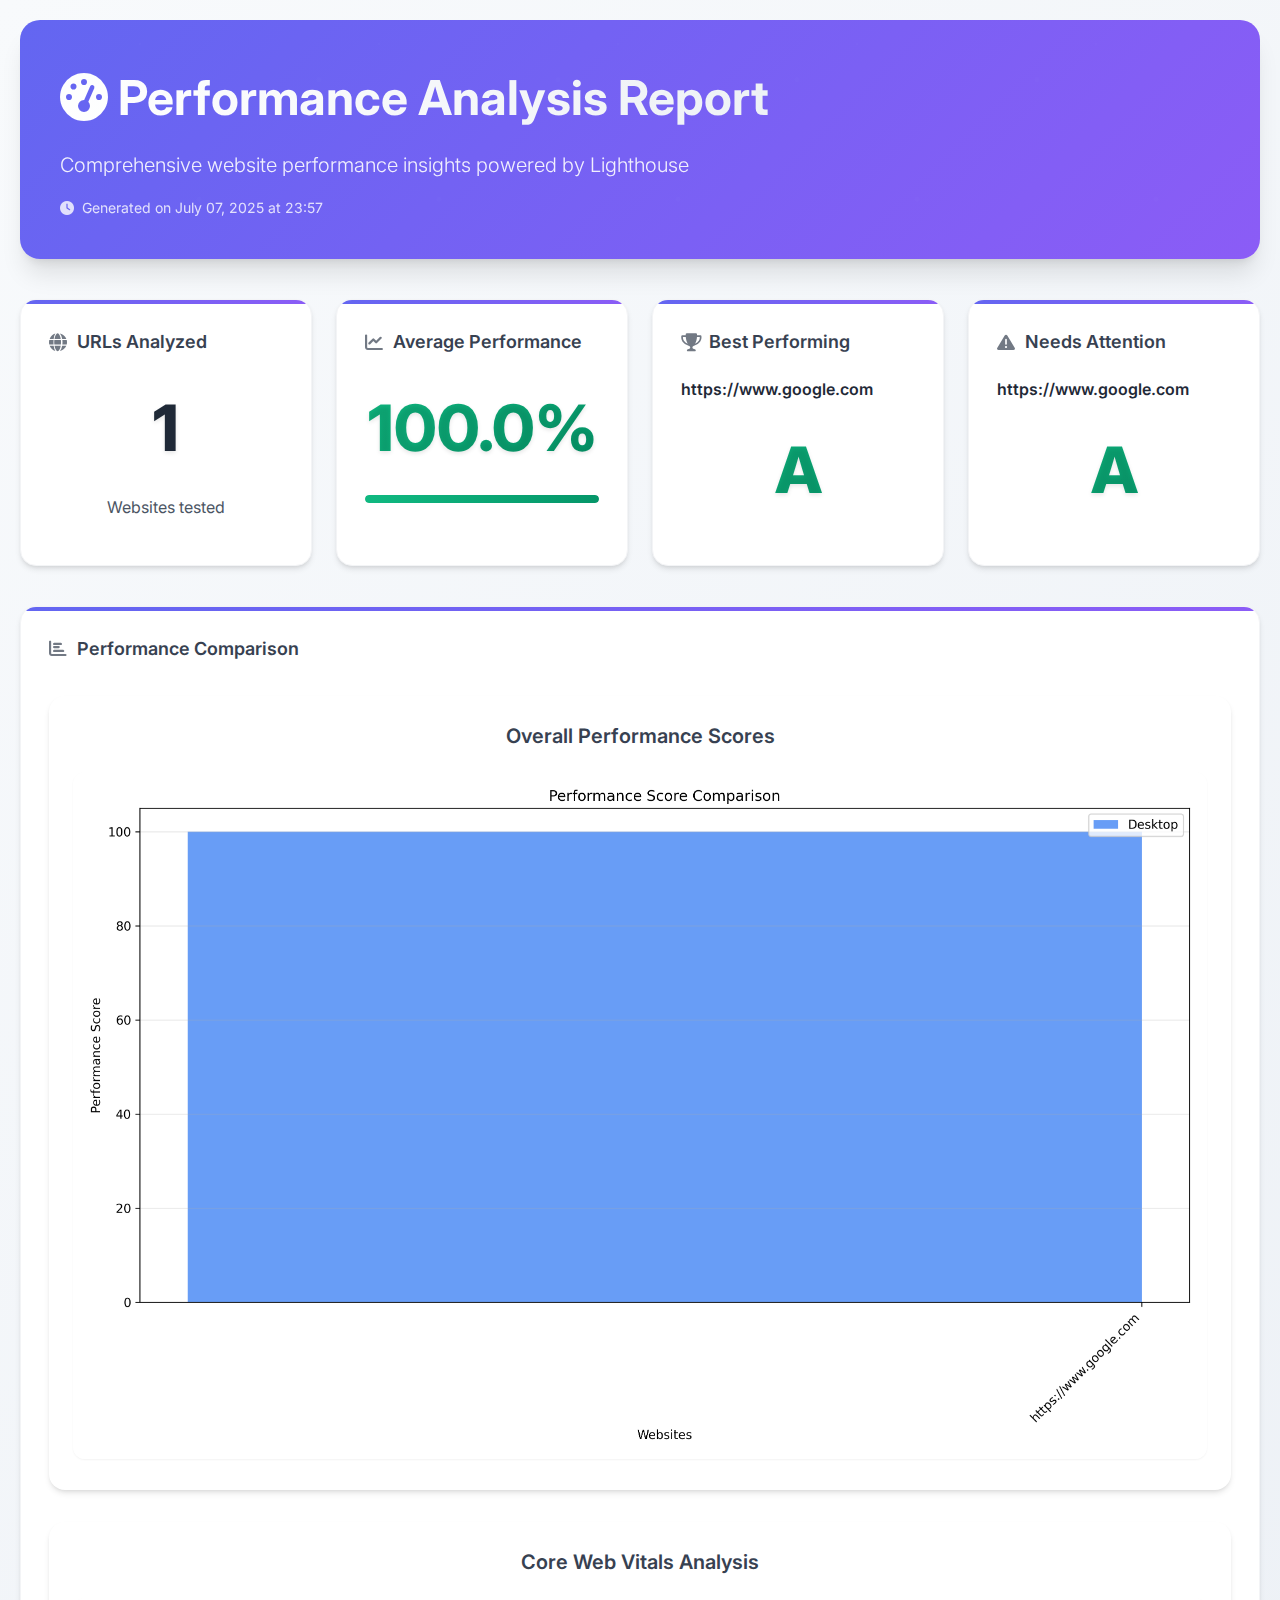
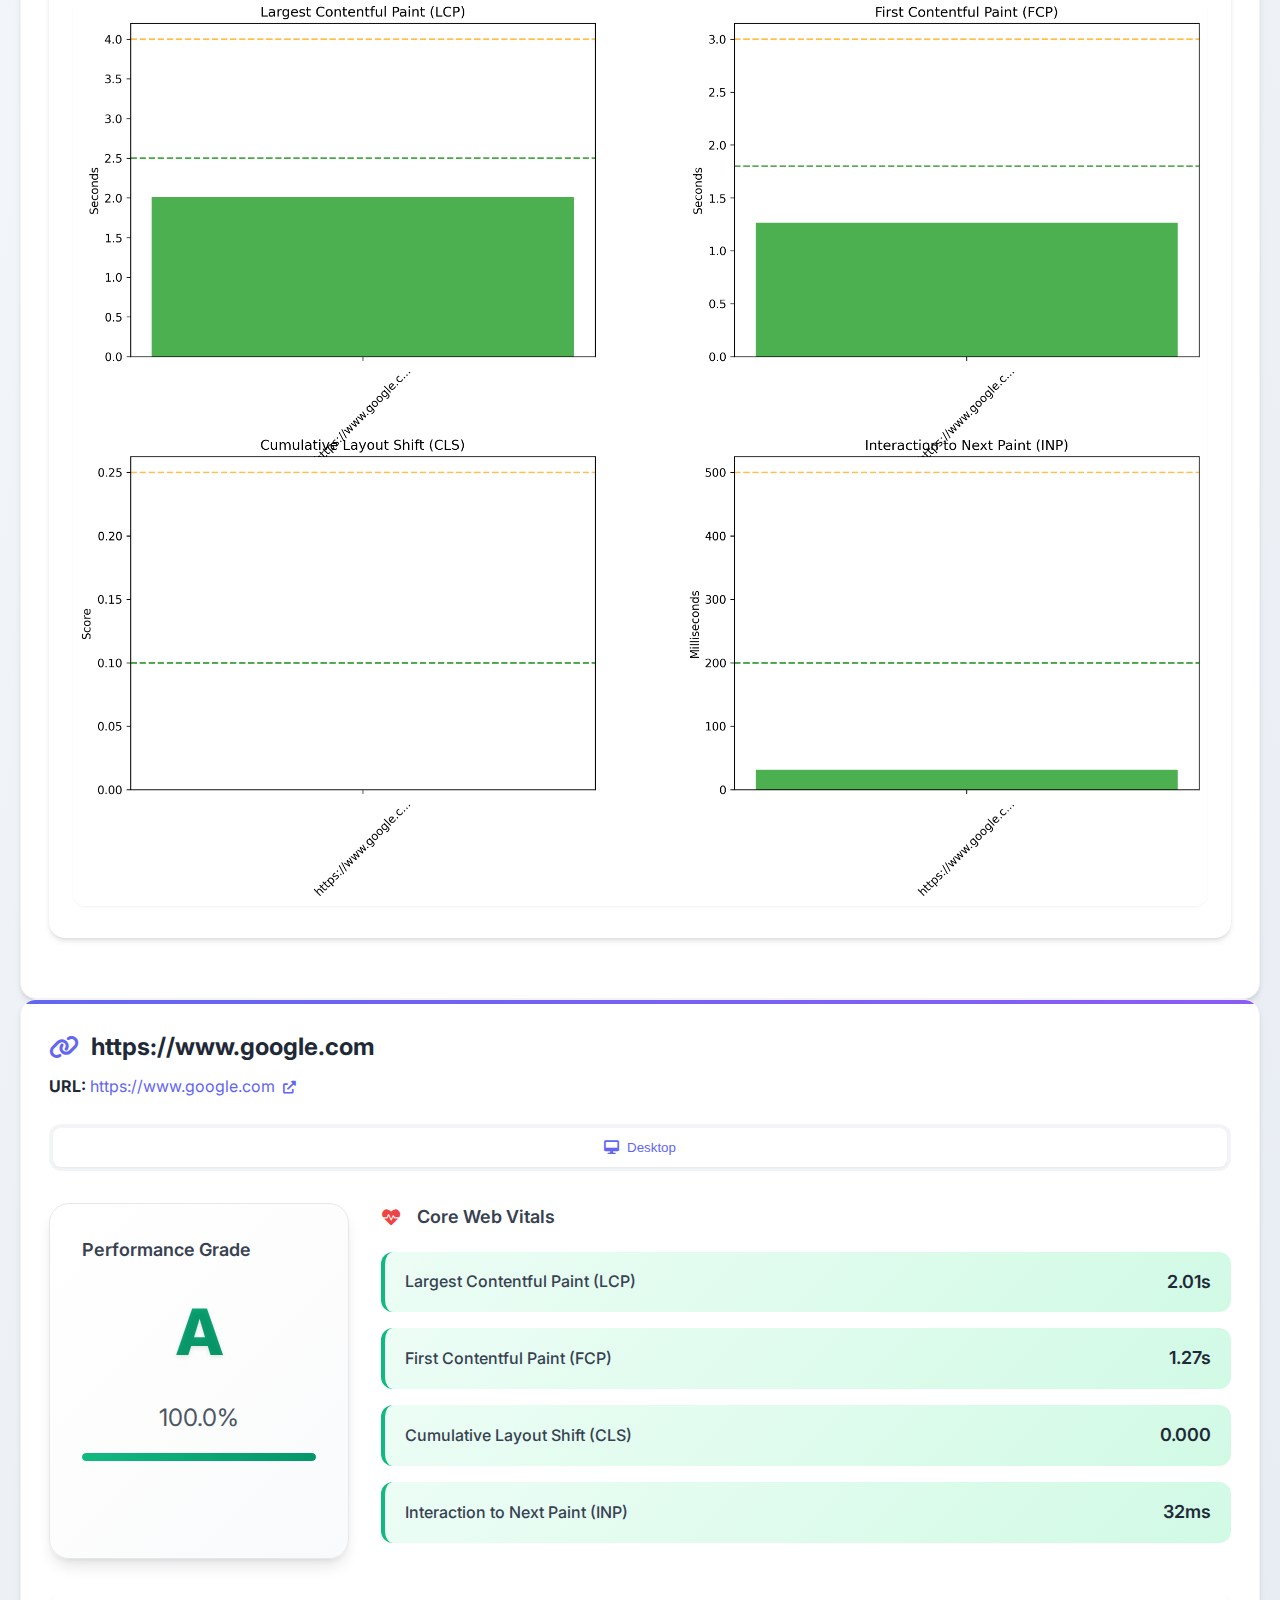
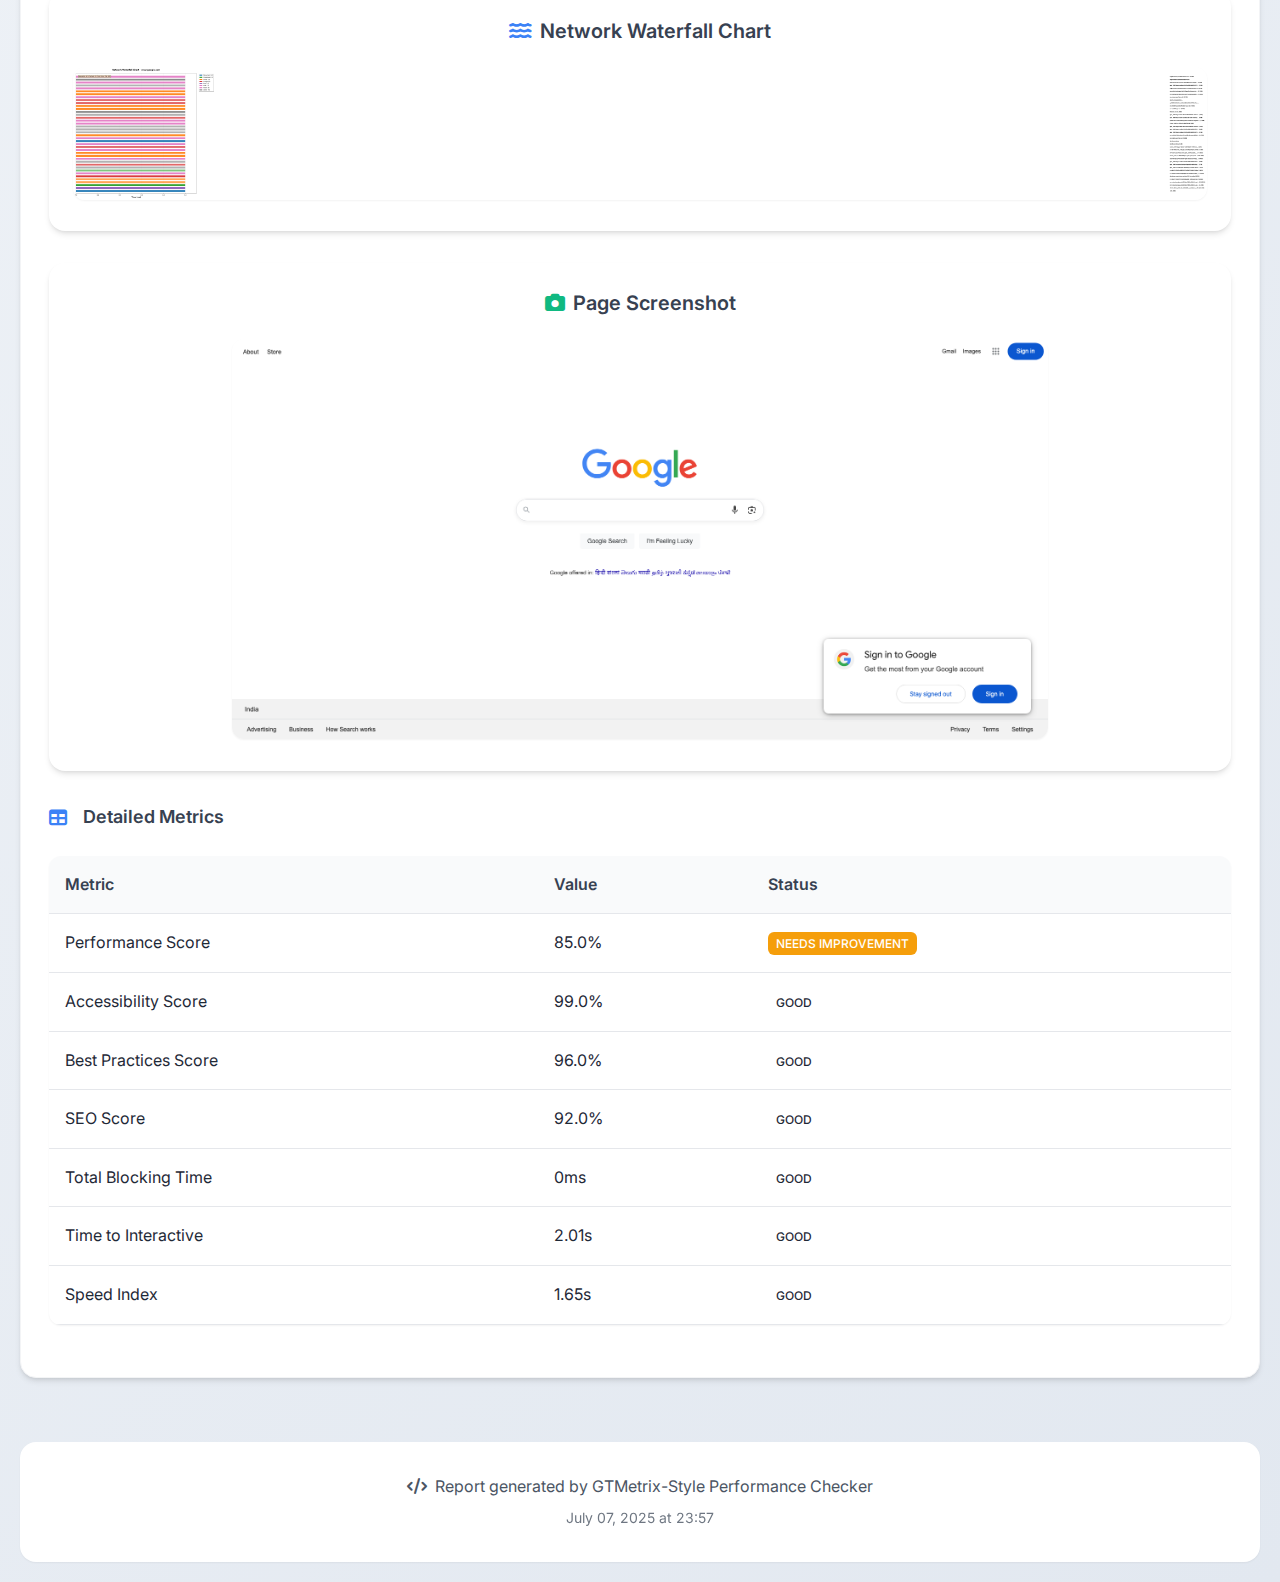
<file: scripts/fos_checks/website_performance/performance_reports/performance_report_20250707_235626/performance_report.html>
<!DOCTYPE html>
<html lang="en">
<head>
    <meta charset="UTF-8">
    <meta name="viewport" content="width=device-width, initial-scale=1.0">
    <title>Performance Analysis Report</title>
    <link href="https://fonts.googleapis.com/css2?family=Inter:wght@300;400;500;600;700&display=swap" rel="stylesheet">
    <link href="https://cdnjs.cloudflare.com/ajax/libs/font-awesome/6.0.0/css/all.min.css" rel="stylesheet">
    <style>
        :root {
            --primary-color: #6366f1;
            --secondary-color: #8b5cf6;
            --success-color: #10b981;
            --warning-color: #f59e0b;
            --danger-color: #ef4444;
            --info-color: #3b82f6;
            --light-bg: #f8fafc;
            --white: #ffffff;
            --gray-50: #f9fafb;
            --gray-100: #f3f4f6;
            --gray-200: #e5e7eb;
            --gray-300: #d1d5db;
            --gray-600: #4b5563;
            --gray-700: #374151;
            --gray-800: #1f2937;
            --gray-900: #111827;
            --shadow-sm: 0 1px 2px 0 rgb(0 0 0 / 0.05);
            --shadow-md: 0 4px 6px -1px rgb(0 0 0 / 0.1), 0 2px 4px -2px rgb(0 0 0 / 0.1);
            --shadow-lg: 0 10px 15px -3px rgb(0 0 0 / 0.1), 0 4px 6px -4px rgb(0 0 0 / 0.1);
            --shadow-xl: 0 20px 25px -5px rgb(0 0 0 / 0.1), 0 8px 10px -6px rgb(0 0 0 / 0.1);
        }

        * {
            margin: 0;
            padding: 0;
            box-sizing: border-box;
        }

        body {
            font-family: 'Inter', -apple-system, BlinkMacSystemFont, 'Segoe UI', 'Roboto', sans-serif;
            line-height: 1.6;
            color: var(--gray-800);
            background: linear-gradient(135deg, var(--light-bg) 0%, #e2e8f0 100%);
            min-height: 100vh;
        }

        .container {
            max-width: 1400px;
            margin: 0 auto;
            padding: 20px;
        }

        /* Header */
        .header {
            background: linear-gradient(135deg, var(--primary-color) 0%, var(--secondary-color) 100%);
            color: white;
            padding: 40px;
            border-radius: 20px;
            margin-bottom: 40px;
            box-shadow: var(--shadow-xl);
            position: relative;
            overflow: hidden;
        }

        .header::before {
            content: '';
            position: absolute;
            top: 0;
            left: 0;
            right: 0;
            bottom: 0;
            background: url('data:image/svg+xml,<svg xmlns="http://www.w3.org/2000/svg" viewBox="0 0 100 100"><defs><pattern id="grain" width="100" height="100" patternUnits="userSpaceOnUse"><circle cx="25" cy="25" r="1" fill="white" opacity="0.1"/><circle cx="75" cy="75" r="1" fill="white" opacity="0.1"/><circle cx="50" cy="10" r="0.5" fill="white" opacity="0.1"/></pattern></defs><rect width="100" height="100" fill="url(%23grain)"/></svg>');
            opacity: 0.1;
        }

        .header-content {
            position: relative;
            z-index: 1;
        }

        .header h1 {
            font-size: 3rem;
            font-weight: 700;
            margin-bottom: 12px;
            background: linear-gradient(45deg, #fff, #e2e8f0);
            -webkit-background-clip: text;
            -webkit-text-fill-color: transparent;
            background-clip: text;
        }

        .header p {
            font-size: 1.25rem;
            opacity: 0.9;
            font-weight: 300;
        }

        .timestamp {
            font-size: 0.875rem;
            opacity: 0.8;
            margin-top: 16px;
            display: flex;
            align-items: center;
            gap: 8px;
        }

        /* Cards */
        .summary-cards {
            display: grid;
            grid-template-columns: repeat(auto-fit, minmax(280px, 1fr));
            gap: 24px;
            margin-bottom: 40px;
        }

        .card {
            background: var(--white);
            border-radius: 16px;
            padding: 28px;
            box-shadow: var(--shadow-md);
            border: 1px solid var(--gray-100);
            transition: all 0.3s ease;
            position: relative;
            overflow: hidden;
        }

        .card::before {
            content: '';
            position: absolute;
            top: 0;
            left: 0;
            right: 0;
            height: 4px;
            background: linear-gradient(90deg, var(--primary-color), var(--secondary-color));
        }

        .card:hover {
            transform: translateY(-4px);
            box-shadow: var(--shadow-lg);
        }

        .card h3 {
            color: var(--gray-700);
            margin-bottom: 20px;
            font-size: 1.125rem;
            font-weight: 600;
            display: flex;
            align-items: center;
            gap: 8px;
        }

        .card-icon {
            width: 20px;
            height: 20px;
            opacity: 0.7;
        }

        /* Grade styling */
        .grade {
            font-size: 4rem;
            font-weight: 800;
            text-align: center;
            margin: 16px 0;
            text-shadow: 0 2px 4px rgba(0,0,0,0.1);
        }

        .grade.A { 
            background: linear-gradient(135deg, var(--success-color), #059669);
            -webkit-background-clip: text;
            -webkit-text-fill-color: transparent;
            background-clip: text;
        }
        .grade.B { 
            background: linear-gradient(135deg, #65a30d, #84cc16);
            -webkit-background-clip: text;
            -webkit-text-fill-color: transparent;
            background-clip: text;
        }
        .grade.C { 
            background: linear-gradient(135deg, var(--warning-color), #d97706);
            -webkit-background-clip: text;
            -webkit-text-fill-color: transparent;
            background-clip: text;
        }
        .grade.D { 
            background: linear-gradient(135deg, #dc2626, #b91c1c);
            -webkit-background-clip: text;
            -webkit-text-fill-color: transparent;
            background-clip: text;
        }
        .grade.F { 
            background: linear-gradient(135deg, var(--danger-color), #dc2626);
            -webkit-background-clip: text;
            -webkit-text-fill-color: transparent;
            background-clip: text;
        }

        /* Metrics */
        .metric {
            display: flex;
            justify-content: space-between;
            align-items: center;
            margin: 16px 0;
            padding: 16px 20px;
            background: var(--gray-50);
            border-radius: 12px;
            transition: all 0.2s ease;
            border-left: 4px solid transparent;
        }

        .metric:hover {
            background: var(--gray-100);
            transform: translateX(4px);
        }

        .metric-good { 
            border-left-color: var(--success-color);
            background: linear-gradient(135deg, #ecfdf5, #d1fae5);
        }
        .metric-needs-improvement { 
            border-left-color: var(--warning-color);
            background: linear-gradient(135deg, #fffbeb, #fef3c7);
        }
        .metric-poor { 
            border-left-color: var(--danger-color);
            background: linear-gradient(135deg, #fef2f2, #fecaca);
        }

        .metric-label {
            font-weight: 500;
            color: var(--gray-700);
        }

        .metric-value {
            font-weight: 600;
            font-size: 1.125rem;
        }

        /* Tabs */
        .device-tabs {
            display: flex;
            margin-bottom: 24px;
            background: var(--gray-100);
            border-radius: 12px;
            padding: 4px;
        }

        .device-tab {
            flex: 1;
            padding: 12px 24px;
            background: transparent;
            border: none;
            border-radius: 8px;
            cursor: pointer;
            font-weight: 500;
            transition: all 0.2s ease;
            color: var(--gray-600);
            display: flex;
            align-items: center;
            justify-content: center;
            gap: 8px;
        }

        .device-tab.active {
            background: var(--white);
            color: var(--primary-color);
            box-shadow: var(--shadow-sm);
        }

        .device-tab:hover:not(.active) {
            background: var(--gray-200);
            color: var(--gray-700);
        }

        /* Content */
        .device-content {
            display: none;
            animation: fadeIn 0.3s ease;
        }

        .device-content.active {
            display: block;
        }

        @keyframes fadeIn {
            from { opacity: 0; transform: translateY(10px); }
            to { opacity: 1; transform: translateY(0); }
        }

        /* Performance Overview */
        .performance-overview {
            display: grid;
            grid-template-columns: 300px 1fr;
            gap: 32px;
            margin: 32px 0;
        }

        .performance-grade-card {
            background: linear-gradient(135deg, var(--white) 0%, var(--gray-50) 100%);
            border-radius: 20px;
            padding: 32px;
            text-align: center;
            box-shadow: var(--shadow-lg);
            border: 1px solid var(--gray-200);
        }

        .performance-score {
            font-size: 1.5rem;
            color: var(--gray-600);
            margin-top: 8px;
        }

        /* Charts */
        .chart-container {
            text-align: center;
            margin: 32px 0;
            background: var(--white);
            border-radius: 16px;
            padding: 24px;
            box-shadow: var(--shadow-md);
        }

        .chart-container h4 {
            margin-bottom: 20px;
            color: var(--gray-700);
            font-size: 1.25rem;
            font-weight: 600;
        }

        .chart-container img {
            max-width: 100%;
            height: auto;
            border-radius: 12px;
            box-shadow: var(--shadow-sm);
        }

        /* Recommendations */
        .recommendations {
            margin-top: 32px;
        }

        .recommendation {
            background: var(--white);
            border: 1px solid var(--gray-200);
            border-radius: 12px;
            padding: 24px;
            margin: 16px 0;
            box-shadow: var(--shadow-sm);
            border-left: 4px solid transparent;
        }

        .recommendation.high {
            border-left-color: var(--danger-color);
            background: linear-gradient(135deg, #fef2f2, var(--white));
        }

        .recommendation.medium {
            border-left-color: var(--warning-color);
            background: linear-gradient(135deg, #fffbeb, var(--white));
        }

        .recommendation h4 {
            color: var(--gray-800);
            margin-bottom: 12px;
            font-weight: 600;
            display: flex;
            align-items: center;
            gap: 8px;
        }

        .severity-badge {
            padding: 4px 8px;
            border-radius: 6px;
            font-size: 0.75rem;
            font-weight: 500;
            text-transform: uppercase;
        }

        .severity-badge.high {
            background: var(--danger-color);
            color: white;
        }

        .severity-badge.medium {
            background: var(--warning-color);
            color: white;
        }

        .suggestion-list {
            list-style-type: none;
            padding-left: 0;
        }

        .suggestion-list li {
            padding: 8px 0;
            padding-left: 24px;
            position: relative;
            color: var(--gray-700);
        }

        .suggestion-list li:before {
            content: "→";
            position: absolute;
            left: 0;
            color: var(--primary-color);
            font-weight: 600;
        }

        /* Tables */
        table {
            width: 100%;
            border-collapse: collapse;
            margin: 24px 0;
            background: var(--white);
            border-radius: 12px;
            overflow: hidden;
            box-shadow: var(--shadow-sm);
        }

        th, td {
            padding: 16px;
            text-align: left;
            border-bottom: 1px solid var(--gray-200);
        }

        th {
            background: var(--gray-50);
            font-weight: 600;
            color: var(--gray-700);
        }

        tr:hover {
            background: var(--gray-50);
        }

        /* Footer */
        .footer {
            text-align: center;
            margin-top: 64px;
            padding: 32px;
            color: var(--gray-600);
            background: var(--white);
            border-radius: 16px;
            box-shadow: var(--shadow-sm);
        }

        /* Responsive */
        @media (max-width: 768px) {
            .container {
                padding: 16px;
            }

            .header h1 {
                font-size: 2rem;
            }

            .performance-overview {
                grid-template-columns: 1fr;
                gap: 24px;
            }

            .summary-cards {
                grid-template-columns: 1fr;
            }
        }

        /* Loading animation */
        .loading {
            display: inline-block;
            width: 20px;
            height: 20px;
            border: 3px solid var(--gray-300);
            border-radius: 50%;
            border-top-color: var(--primary-color);
            animation: spin 1s ease-in-out infinite;
        }

        @keyframes spin {
            to { transform: rotate(360deg); }
        }

        /* Progress bars */
        .progress-bar {
            width: 100%;
            height: 8px;
            background: var(--gray-200);
            border-radius: 4px;
            overflow: hidden;
            margin: 8px 0;
        }

        .progress-fill {
            height: 100%;
            border-radius: 4px;
            transition: width 0.3s ease;
        }

        .progress-fill.good { background: linear-gradient(90deg, var(--success-color), #059669); }
        .progress-fill.needs-improvement { background: linear-gradient(90deg, var(--warning-color), #d97706); }
        .progress-fill.poor { background: linear-gradient(90deg, var(--danger-color), #dc2626); }

        /* Tooltips */
        .tooltip {
            position: relative;
            cursor: help;
        }

        .tooltip:hover::after {
            content: attr(data-tooltip);
            position: absolute;
            bottom: 100%;
            left: 50%;
            transform: translateX(-50%);
            background: var(--gray-900);
            color: white;
            padding: 8px 12px;
            border-radius: 6px;
            font-size: 0.875rem;
            white-space: nowrap;
            z-index: 1000;
        }
    </style>
</head>
<body>
    <div class="container">
        <div class="header">
            <div class="header-content">
                <h1><i class="fas fa-tachometer-alt"></i> Performance Analysis Report</h1>
                <p>Comprehensive website performance insights powered by Lighthouse</p>
                <div class="timestamp">
                    <i class="fas fa-clock"></i>
                    Generated on July 07, 2025 at 23:57
                </div>
            </div>
        </div>

        <!-- Summary Statistics -->
        <div class="summary-cards">
            <div class="card">
                <h3><i class="fas fa-globe card-icon"></i>URLs Analyzed</h3>
                <div class="grade">1</div>
                <p style="text-align: center; color: var(--gray-600);">Websites tested</p>
            </div>
            <div class="card">
                <h3><i class="fas fa-chart-line card-icon"></i>Average Performance</h3>
                <div class="grade A">100.0%</div>
                <div class="progress-bar">
                    <div class="progress-fill good" 
                         style="width: 100.0%"></div>
                </div>
            </div>
            <div class="card">
                <h3><i class="fas fa-trophy card-icon"></i>Best Performing</h3>
                
                <div style="font-weight: 600; margin-bottom: 8px;">https://www.google.com</div>
                <div class="grade A">A</div>
                
            </div>
            <div class="card">
                <h3><i class="fas fa-exclamation-triangle card-icon"></i>Needs Attention</h3>
                
                <div style="font-weight: 600; margin-bottom: 8px;">https://www.google.com</div>
                <div class="grade A">A</div>
                
            </div>
        </div>

        <!-- Comparison Charts -->
        
        <div class="card">
            <h3><i class="fas fa-chart-bar card-icon"></i>Performance Comparison</h3>
            <div class="chart-container">
                <h4>Overall Performance Scores</h4>
                <img src="charts/performance_comparison.png" alt="Performance Comparison Chart" onerror="this.style.display='none'">
            </div>
            <div class="chart-container">
                <h4>Core Web Vitals Analysis</h4>
                <img src="charts/core_web_vitals_comparison.png" alt="Core Web Vitals Comparison Chart" onerror="this.style.display='none'">
            </div>
        </div>
        

        <!-- Individual URL Results -->
        
        <div class="card" style="margin-bottom: 40px;">
            <h2 style="color: var(--gray-800); margin-bottom: 8px; display: flex; align-items: center; gap: 12px;">
                <i class="fas fa-link" style="color: var(--primary-color);"></i>
                https://www.google.com
            </h2>
            <p style="margin-bottom: 24px;">
                <strong>URL:</strong> 
                <a href="https://www.google.com" target="_blank" style="color: var(--primary-color); text-decoration: none;">
                    https://www.google.com
                    <i class="fas fa-external-link-alt" style="font-size: 0.8em; margin-left: 4px;"></i>
                </a>
            </p>

            <div class="device-tabs">
                
                <button class="device-tab active" 
                        onclick="showDevice('8ffdefbd', 'desktop')">
                    <i class="fas fa-desktop"></i>
                    Desktop
                </button>
                
            </div>

            
            <div id="8ffdefbd_desktop" class="device-content active">
                <div class="performance-overview">
                    <div class="performance-grade-card">
                        <h3 style="margin-bottom: 16px; color: var(--gray-700);">Performance Grade</h3>
                        <div class="grade A">A</div>
                        <div class="performance-score">100.0%</div>
                        <div class="progress-bar" style="margin-top: 16px;">
                            <div class="progress-fill good" 
                                 style="width: 100.0%"></div>
                        </div>
                    </div>
                    <div>
                        <h3 style="margin-bottom: 20px; color: var(--gray-700);">
                            <i class="fas fa-heartbeat" style="color: var(--danger-color); margin-right: 8px;"></i>
                            Core Web Vitals
                        </h3>
                        <div class="metric metric-good">
                            <span class="metric-label">
                                <span class="tooltip" data-tooltip="Time for largest content element to render">
                                    Largest Contentful Paint (LCP)
                                </span>
                            </span>
                            <span class="metric-value">2.01s</span>
                        </div>
                        <div class="metric metric-good">
                            <span class="metric-label">
                                <span class="tooltip" data-tooltip="Time for first content to appear">
                                    First Contentful Paint (FCP)
                                </span>
                            </span>
                            <span class="metric-value">1.27s</span>
                        </div>
                        <div class="metric metric-good">
                            <span class="metric-label">
                                <span class="tooltip" data-tooltip="Measure of visual stability">
                                    Cumulative Layout Shift (CLS)
                                </span>
                            </span>
                            <span class="metric-value">0.000</span>
                        </div>
                        <div class="metric metric-good">
                            <span class="metric-label">
                                <span class="tooltip" data-tooltip="Responsiveness to user interactions">
                                    Interaction to Next Paint (INP)
                                </span>
                            </span>
                            <span class="metric-value">32ms</span>
                        </div>
                    </div>
                </div>

                <!-- Waterfall Chart -->
                
                <div class="chart-container">
                    <h4><i class="fas fa-water" style="margin-right: 8px; color: var(--info-color);"></i>Network Waterfall Chart</h4>
                    <img src="waterfalls/waterfall_8ffdefbd.png" alt="Network Waterfall Chart">
                </div>
                

                <!-- Screenshot -->
                
                <div class="chart-container">
                    <h4><i class="fas fa-camera" style="margin-right: 8px; color: var(--success-color);"></i>Page Screenshot</h4>
                    <img src="screenshots/screenshot_8ffdefbd_desktop.png" alt="Page Screenshot" style="max-height: 400px; object-fit: contain;">
                </div>
                

                <!-- Performance Recommendations -->
                

                <!-- Detailed Metrics Table -->
                <div style="margin-top: 32px;">
                    <h3 style="margin-bottom: 20px; color: var(--gray-700);">
                        <i class="fas fa-table" style="color: var(--info-color); margin-right: 8px;"></i>
                        Detailed Metrics
                    </h3>
                    <table>
                        <thead>
                            <tr>
                                <th>Metric</th>
                                <th>Value</th>
                                <th>Status</th>
                            </tr>
                        </thead>
                        <tbody>
                            <tr>
                                <td>Performance Score</td>
                                <td>85.0%</td>
                                <td><span class="severity-badge medium">Needs Improvement</span></td>
                            </tr>
                            <tr>
                                <td>Accessibility Score</td>
                                <td>99.0%</td>
                                <td><span class="severity-badge good">Good</span></td>
                            </tr>
                            <tr>
                                <td>Best Practices Score</td>
                                <td>96.0%</td>
                                <td><span class="severity-badge good">Good</span></td>
                            </tr>
                            <tr>
                                <td>SEO Score</td>
                                <td>92.0%</td>
                                <td><span class="severity-badge good">Good</span></td>
                            </tr>
                            <tr>
                                <td>Total Blocking Time</td>
                                <td>0ms</td>
                                <td><span class="severity-badge good">Good</span></td>
                            </tr>
                            <tr>
                                <td>Time to Interactive</td>
                                <td>2.01s</td>
                                <td><span class="severity-badge good">Good</span></td>
                            </tr>
                            <tr>
                                <td>Speed Index</td>
                                <td>1.65s</td>
                                <td><span class="severity-badge good">Good</span></td>
                            </tr>
                        </tbody>
                    </table>
                </div>
            </div>
            
        </div>
        

        <div class="footer">
            <p><i class="fas fa-code" style="margin-right: 8px;"></i>Report generated by GTMetrix-Style Performance Checker</p>
            <p style="margin-top: 8px; font-size: 0.875rem; opacity: 0.8;">July 07, 2025 at 23:57</p>
        </div>
    </div>

    <script>
        function showDevice(urlHash, deviceMode) {
            // Hide all device content for this URL
            const allContent = document.querySelectorAll(`[id^="${urlHash}_"]`);
            allContent.forEach(content => content.classList.remove('active'));

            // Remove active class from all tabs for this URL
            const urlTabs = document.querySelectorAll(`[onclick*="${urlHash}"]`);
            urlTabs.forEach(tab => tab.classList.remove('active'));

            // Show selected device content
            const targetContent = document.getElementById(`${urlHash}_${deviceMode}`);
            if (targetContent) {
                targetContent.classList.add('active');
            }

            // Add active class to clicked tab
            event.target.classList.add('active');
        }

        // Add smooth scrolling
        document.querySelectorAll('a[href^="#"]').forEach(anchor => {
            anchor.addEventListener('click', function (e) {
                e.preventDefault();
                document.querySelector(this.getAttribute('href')).scrollIntoView({
                    behavior: 'smooth'
                });
            });
        });

        // Add loading states for images with improved handling
        document.querySelectorAll('img').forEach(img => {
            // Check if image is already loaded (cached)
            if (img.complete && img.naturalHeight !== 0) {
                img.style.opacity = '1';
            } else {
                // Set initial state
                img.style.opacity = '0';
                img.style.transition = 'opacity 0.3s ease';
                
                // Handle successful load
                img.addEventListener('load', function() {
                    this.style.opacity = '1';
                });
                
                // Handle load errors
                img.addEventListener('error', function() {
                    this.style.opacity = '1';
                    this.style.border = '2px dashed #ccc';
                    this.style.padding = '20px';
                    this.alt = 'Image failed to load: ' + this.src;
                });
                
                // Fallback timeout to ensure images become visible
                setTimeout(() => {
                    if (img.style.opacity === '0') {
                        img.style.opacity = '1';
                    }
                }, 2000);
            }
        });
    </script>
</body>
</html>
</file>
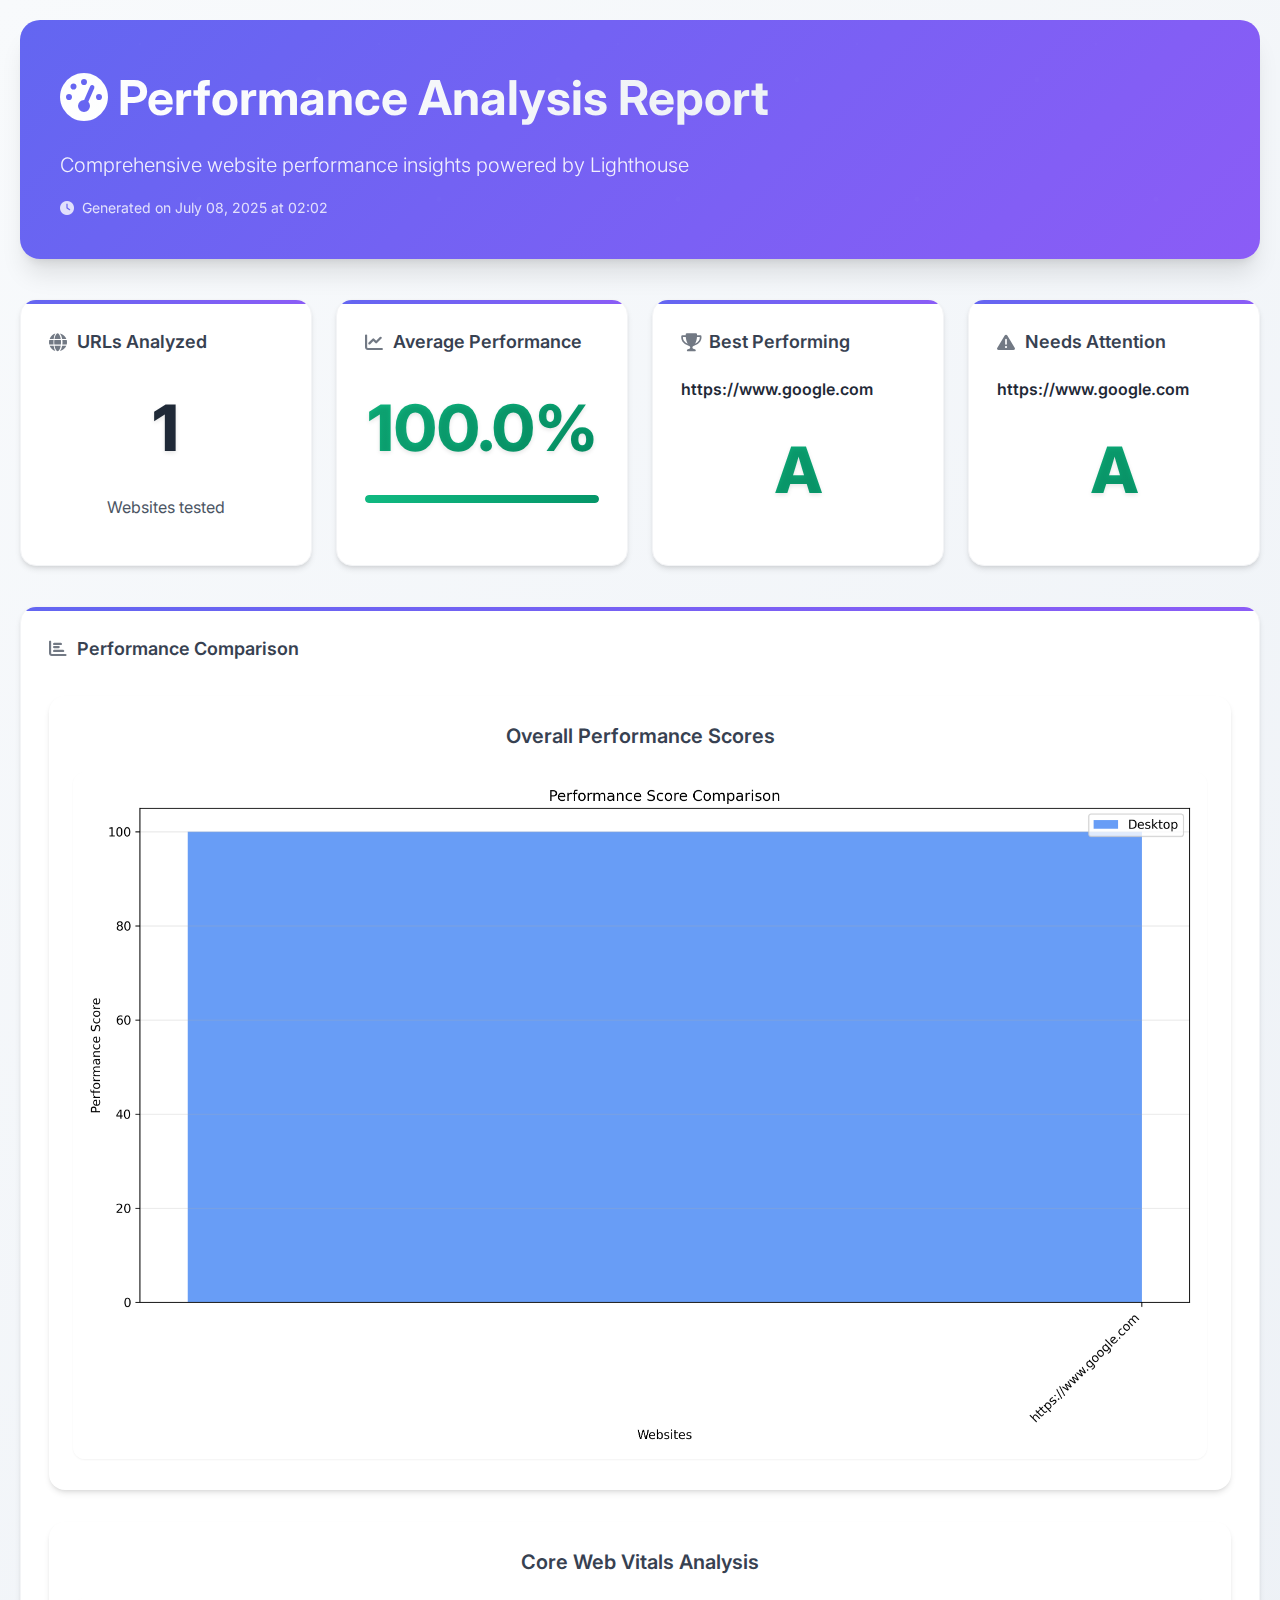
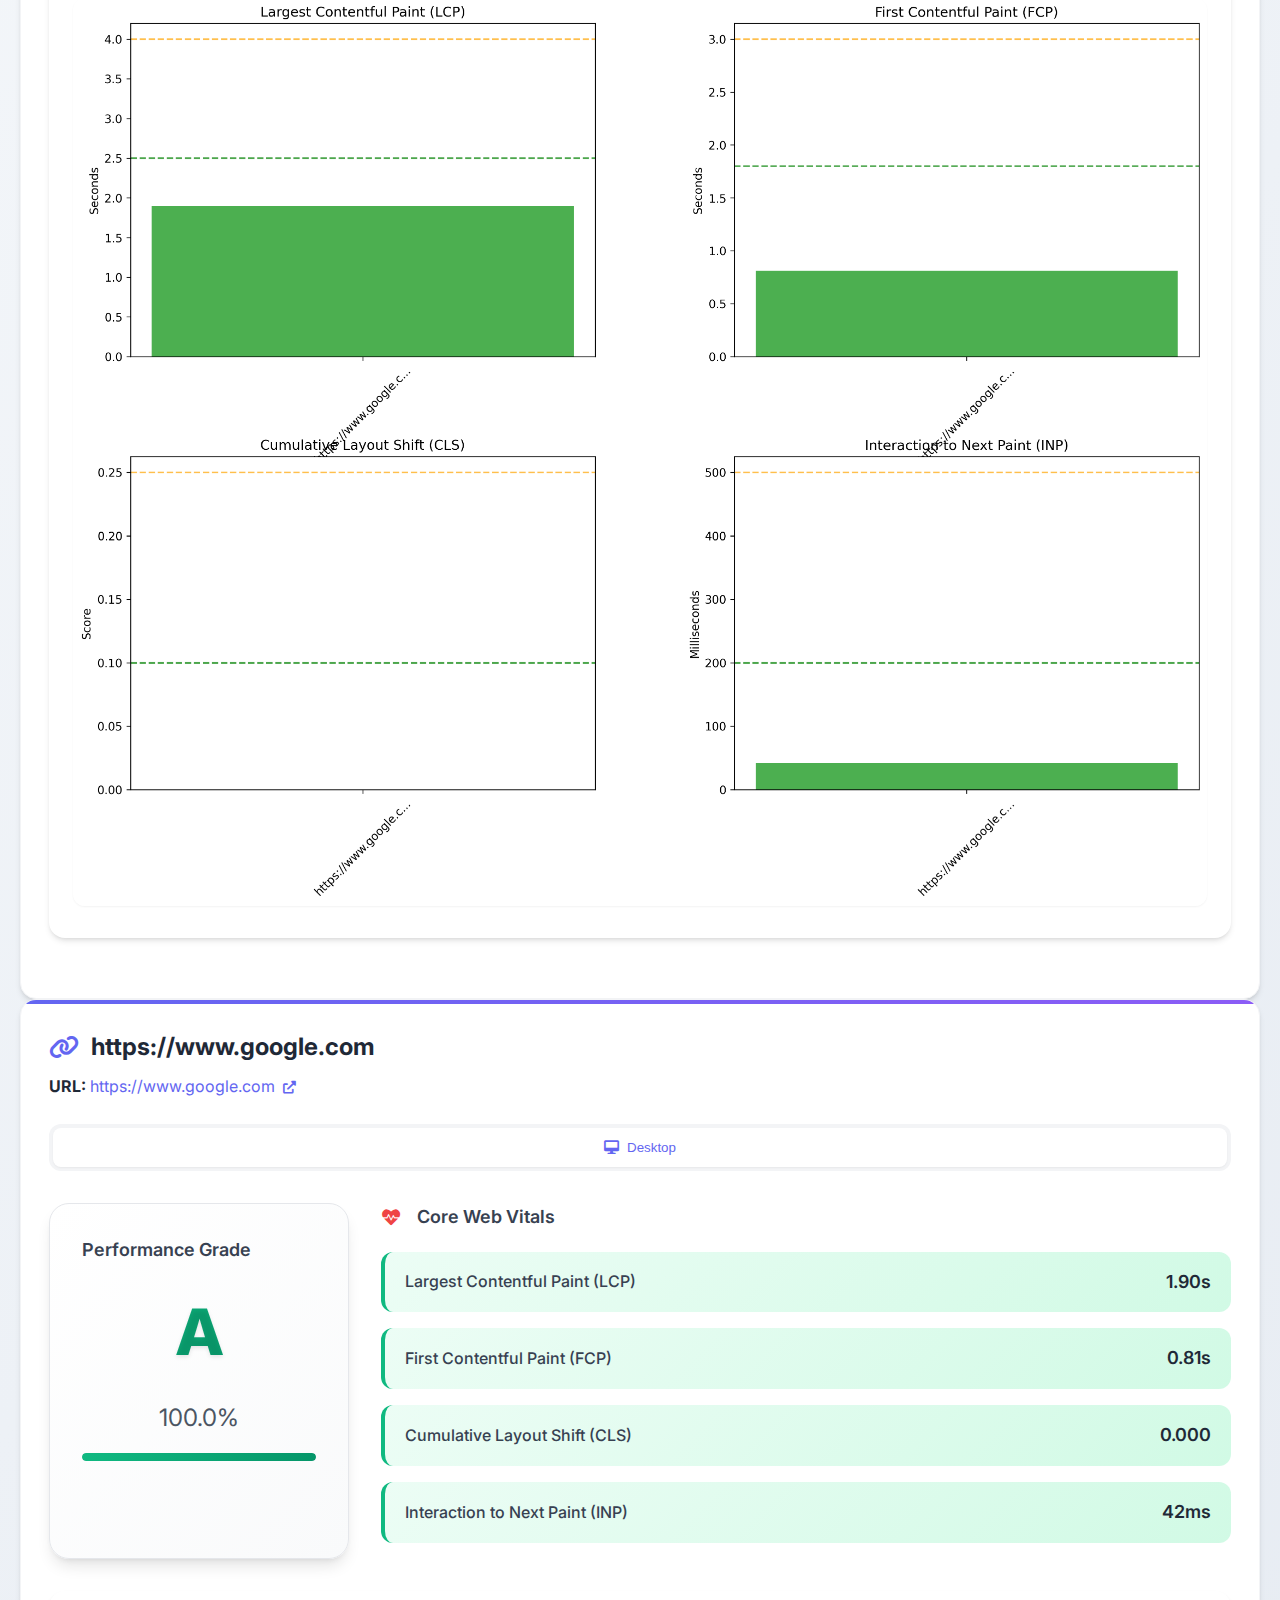
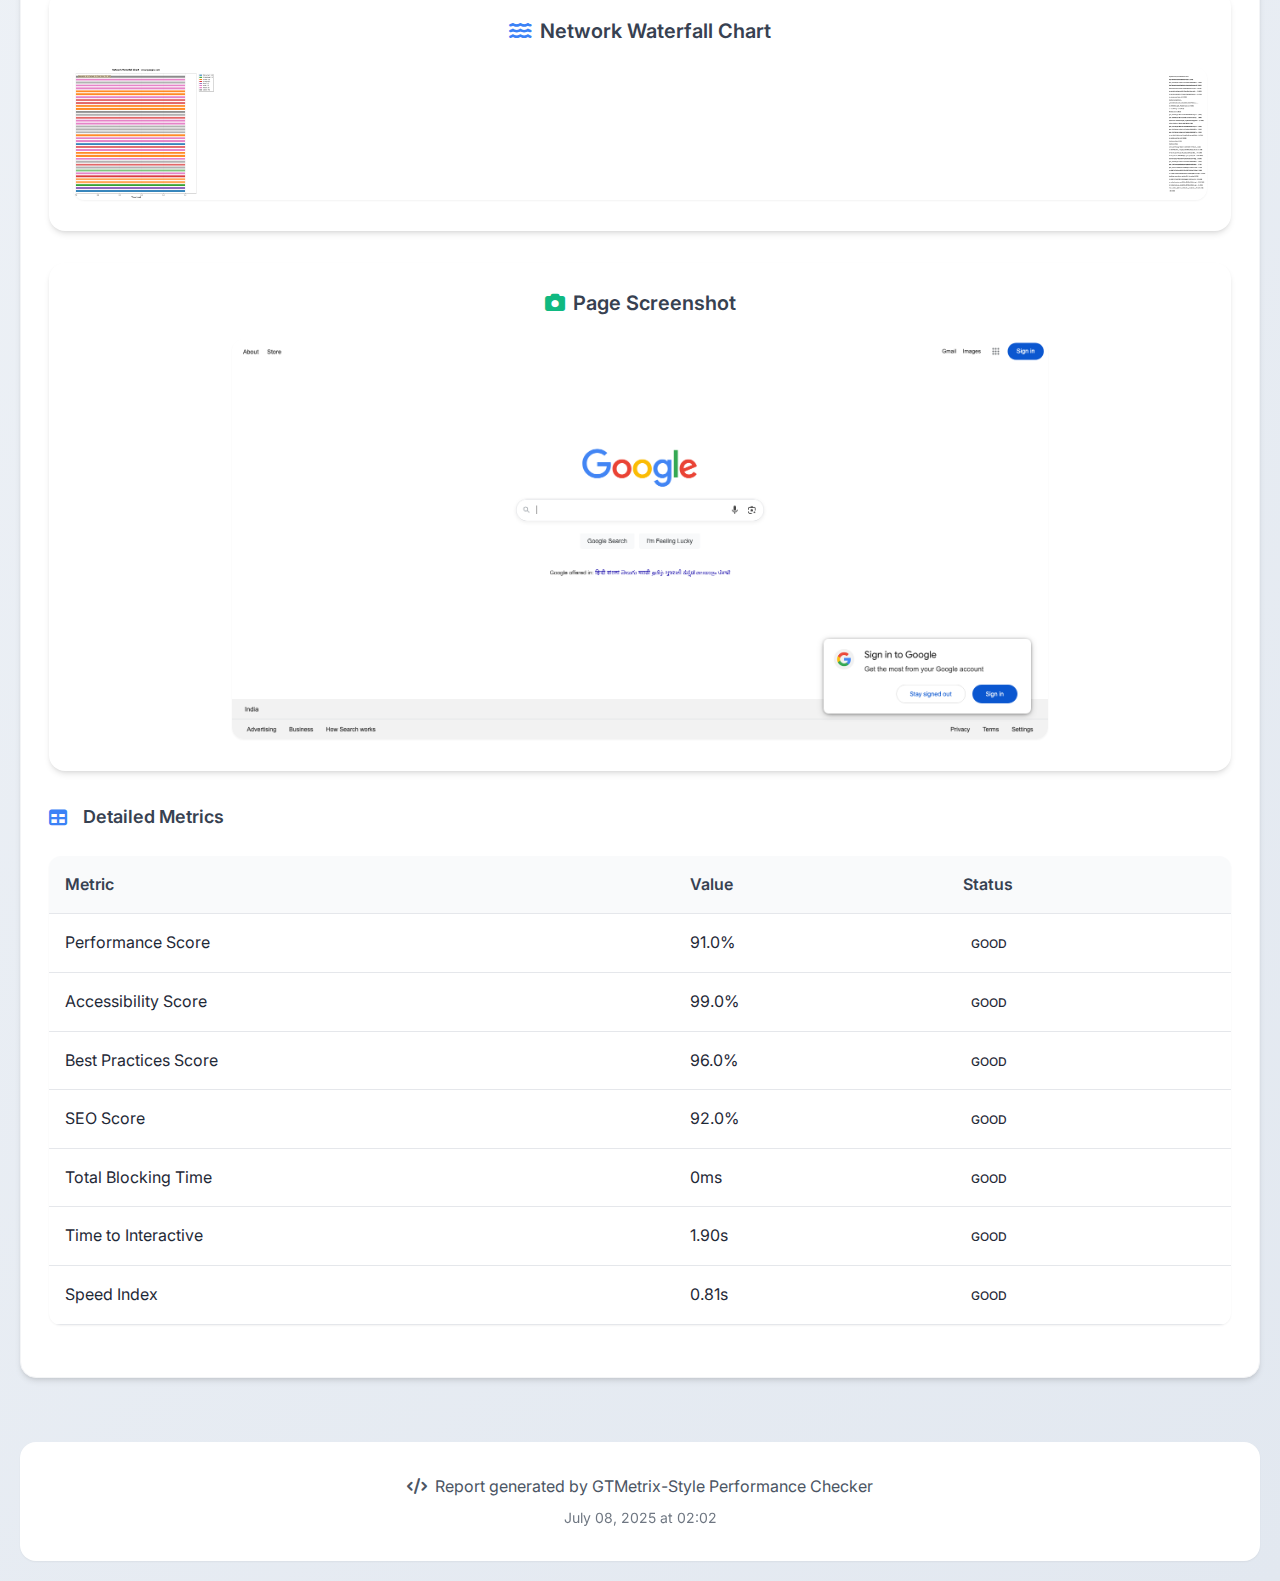
<file: scripts/fos_checks/website_performance/performance_reports/performance_report_20250708_020156/performance_report.html>
<!DOCTYPE html>
<html lang="en">
<head>
    <meta charset="UTF-8">
    <meta name="viewport" content="width=device-width, initial-scale=1.0">
    <title>Performance Analysis Report</title>
    <link href="https://fonts.googleapis.com/css2?family=Inter:wght@300;400;500;600;700&display=swap" rel="stylesheet">
    <link href="https://cdnjs.cloudflare.com/ajax/libs/font-awesome/6.0.0/css/all.min.css" rel="stylesheet">
    <style>
        :root {
            --primary-color: #6366f1;
            --secondary-color: #8b5cf6;
            --success-color: #10b981;
            --warning-color: #f59e0b;
            --danger-color: #ef4444;
            --info-color: #3b82f6;
            --light-bg: #f8fafc;
            --white: #ffffff;
            --gray-50: #f9fafb;
            --gray-100: #f3f4f6;
            --gray-200: #e5e7eb;
            --gray-300: #d1d5db;
            --gray-600: #4b5563;
            --gray-700: #374151;
            --gray-800: #1f2937;
            --gray-900: #111827;
            --shadow-sm: 0 1px 2px 0 rgb(0 0 0 / 0.05);
            --shadow-md: 0 4px 6px -1px rgb(0 0 0 / 0.1), 0 2px 4px -2px rgb(0 0 0 / 0.1);
            --shadow-lg: 0 10px 15px -3px rgb(0 0 0 / 0.1), 0 4px 6px -4px rgb(0 0 0 / 0.1);
            --shadow-xl: 0 20px 25px -5px rgb(0 0 0 / 0.1), 0 8px 10px -6px rgb(0 0 0 / 0.1);
        }

        * {
            margin: 0;
            padding: 0;
            box-sizing: border-box;
        }

        body {
            font-family: 'Inter', -apple-system, BlinkMacSystemFont, 'Segoe UI', 'Roboto', sans-serif;
            line-height: 1.6;
            color: var(--gray-800);
            background: linear-gradient(135deg, var(--light-bg) 0%, #e2e8f0 100%);
            min-height: 100vh;
        }

        .container {
            max-width: 1400px;
            margin: 0 auto;
            padding: 20px;
        }

        /* Header */
        .header {
            background: linear-gradient(135deg, var(--primary-color) 0%, var(--secondary-color) 100%);
            color: white;
            padding: 40px;
            border-radius: 20px;
            margin-bottom: 40px;
            box-shadow: var(--shadow-xl);
            position: relative;
            overflow: hidden;
        }

        .header::before {
            content: '';
            position: absolute;
            top: 0;
            left: 0;
            right: 0;
            bottom: 0;
            background: url('data:image/svg+xml,<svg xmlns="http://www.w3.org/2000/svg" viewBox="0 0 100 100"><defs><pattern id="grain" width="100" height="100" patternUnits="userSpaceOnUse"><circle cx="25" cy="25" r="1" fill="white" opacity="0.1"/><circle cx="75" cy="75" r="1" fill="white" opacity="0.1"/><circle cx="50" cy="10" r="0.5" fill="white" opacity="0.1"/></pattern></defs><rect width="100" height="100" fill="url(%23grain)"/></svg>');
            opacity: 0.1;
        }

        .header-content {
            position: relative;
            z-index: 1;
        }

        .header h1 {
            font-size: 3rem;
            font-weight: 700;
            margin-bottom: 12px;
            background: linear-gradient(45deg, #fff, #e2e8f0);
            -webkit-background-clip: text;
            -webkit-text-fill-color: transparent;
            background-clip: text;
        }

        .header p {
            font-size: 1.25rem;
            opacity: 0.9;
            font-weight: 300;
        }

        .timestamp {
            font-size: 0.875rem;
            opacity: 0.8;
            margin-top: 16px;
            display: flex;
            align-items: center;
            gap: 8px;
        }

        /* Cards */
        .summary-cards {
            display: grid;
            grid-template-columns: repeat(auto-fit, minmax(280px, 1fr));
            gap: 24px;
            margin-bottom: 40px;
        }

        .card {
            background: var(--white);
            border-radius: 16px;
            padding: 28px;
            box-shadow: var(--shadow-md);
            border: 1px solid var(--gray-100);
            transition: all 0.3s ease;
            position: relative;
            overflow: hidden;
        }

        .card::before {
            content: '';
            position: absolute;
            top: 0;
            left: 0;
            right: 0;
            height: 4px;
            background: linear-gradient(90deg, var(--primary-color), var(--secondary-color));
        }

        .card:hover {
            transform: translateY(-4px);
            box-shadow: var(--shadow-lg);
        }

        .card h3 {
            color: var(--gray-700);
            margin-bottom: 20px;
            font-size: 1.125rem;
            font-weight: 600;
            display: flex;
            align-items: center;
            gap: 8px;
        }

        .card-icon {
            width: 20px;
            height: 20px;
            opacity: 0.7;
        }

        /* Grade styling */
        .grade {
            font-size: 4rem;
            font-weight: 800;
            text-align: center;
            margin: 16px 0;
            text-shadow: 0 2px 4px rgba(0,0,0,0.1);
        }

        .grade.A { 
            background: linear-gradient(135deg, var(--success-color), #059669);
            -webkit-background-clip: text;
            -webkit-text-fill-color: transparent;
            background-clip: text;
        }
        .grade.B { 
            background: linear-gradient(135deg, #65a30d, #84cc16);
            -webkit-background-clip: text;
            -webkit-text-fill-color: transparent;
            background-clip: text;
        }
        .grade.C { 
            background: linear-gradient(135deg, var(--warning-color), #d97706);
            -webkit-background-clip: text;
            -webkit-text-fill-color: transparent;
            background-clip: text;
        }
        .grade.D { 
            background: linear-gradient(135deg, #dc2626, #b91c1c);
            -webkit-background-clip: text;
            -webkit-text-fill-color: transparent;
            background-clip: text;
        }
        .grade.F { 
            background: linear-gradient(135deg, var(--danger-color), #dc2626);
            -webkit-background-clip: text;
            -webkit-text-fill-color: transparent;
            background-clip: text;
        }

        /* Metrics */
        .metric {
            display: flex;
            justify-content: space-between;
            align-items: center;
            margin: 16px 0;
            padding: 16px 20px;
            background: var(--gray-50);
            border-radius: 12px;
            transition: all 0.2s ease;
            border-left: 4px solid transparent;
        }

        .metric:hover {
            background: var(--gray-100);
            transform: translateX(4px);
        }

        .metric-good { 
            border-left-color: var(--success-color);
            background: linear-gradient(135deg, #ecfdf5, #d1fae5);
        }
        .metric-needs-improvement { 
            border-left-color: var(--warning-color);
            background: linear-gradient(135deg, #fffbeb, #fef3c7);
        }
        .metric-poor { 
            border-left-color: var(--danger-color);
            background: linear-gradient(135deg, #fef2f2, #fecaca);
        }

        .metric-label {
            font-weight: 500;
            color: var(--gray-700);
        }

        .metric-value {
            font-weight: 600;
            font-size: 1.125rem;
        }

        /* Tabs */
        .device-tabs {
            display: flex;
            margin-bottom: 24px;
            background: var(--gray-100);
            border-radius: 12px;
            padding: 4px;
        }

        .device-tab {
            flex: 1;
            padding: 12px 24px;
            background: transparent;
            border: none;
            border-radius: 8px;
            cursor: pointer;
            font-weight: 500;
            transition: all 0.2s ease;
            color: var(--gray-600);
            display: flex;
            align-items: center;
            justify-content: center;
            gap: 8px;
        }

        .device-tab.active {
            background: var(--white);
            color: var(--primary-color);
            box-shadow: var(--shadow-sm);
        }

        .device-tab:hover:not(.active) {
            background: var(--gray-200);
            color: var(--gray-700);
        }

        /* Content */
        .device-content {
            display: none;
            animation: fadeIn 0.3s ease;
        }

        .device-content.active {
            display: block;
        }

        @keyframes fadeIn {
            from { opacity: 0; transform: translateY(10px); }
            to { opacity: 1; transform: translateY(0); }
        }

        /* Performance Overview */
        .performance-overview {
            display: grid;
            grid-template-columns: 300px 1fr;
            gap: 32px;
            margin: 32px 0;
        }

        .performance-grade-card {
            background: linear-gradient(135deg, var(--white) 0%, var(--gray-50) 100%);
            border-radius: 20px;
            padding: 32px;
            text-align: center;
            box-shadow: var(--shadow-lg);
            border: 1px solid var(--gray-200);
        }

        .performance-score {
            font-size: 1.5rem;
            color: var(--gray-600);
            margin-top: 8px;
        }

        /* Charts */
        .chart-container {
            text-align: center;
            margin: 32px 0;
            background: var(--white);
            border-radius: 16px;
            padding: 24px;
            box-shadow: var(--shadow-md);
        }

        .chart-container h4 {
            margin-bottom: 20px;
            color: var(--gray-700);
            font-size: 1.25rem;
            font-weight: 600;
        }

        .chart-container img {
            max-width: 100%;
            height: auto;
            border-radius: 12px;
            box-shadow: var(--shadow-sm);
        }

        /* Recommendations */
        .recommendations {
            margin-top: 32px;
        }

        .recommendation {
            background: var(--white);
            border: 1px solid var(--gray-200);
            border-radius: 12px;
            padding: 24px;
            margin: 16px 0;
            box-shadow: var(--shadow-sm);
            border-left: 4px solid transparent;
        }

        .recommendation.high {
            border-left-color: var(--danger-color);
            background: linear-gradient(135deg, #fef2f2, var(--white));
        }

        .recommendation.medium {
            border-left-color: var(--warning-color);
            background: linear-gradient(135deg, #fffbeb, var(--white));
        }

        .recommendation h4 {
            color: var(--gray-800);
            margin-bottom: 12px;
            font-weight: 600;
            display: flex;
            align-items: center;
            gap: 8px;
        }

        .severity-badge {
            padding: 4px 8px;
            border-radius: 6px;
            font-size: 0.75rem;
            font-weight: 500;
            text-transform: uppercase;
        }

        .severity-badge.high {
            background: var(--danger-color);
            color: white;
        }

        .severity-badge.medium {
            background: var(--warning-color);
            color: white;
        }

        .suggestion-list {
            list-style-type: none;
            padding-left: 0;
        }

        .suggestion-list li {
            padding: 8px 0;
            padding-left: 24px;
            position: relative;
            color: var(--gray-700);
        }

        .suggestion-list li:before {
            content: "→";
            position: absolute;
            left: 0;
            color: var(--primary-color);
            font-weight: 600;
        }

        /* Tables */
        table {
            width: 100%;
            border-collapse: collapse;
            margin: 24px 0;
            background: var(--white);
            border-radius: 12px;
            overflow: hidden;
            box-shadow: var(--shadow-sm);
        }

        th, td {
            padding: 16px;
            text-align: left;
            border-bottom: 1px solid var(--gray-200);
        }

        th {
            background: var(--gray-50);
            font-weight: 600;
            color: var(--gray-700);
        }

        tr:hover {
            background: var(--gray-50);
        }

        /* Footer */
        .footer {
            text-align: center;
            margin-top: 64px;
            padding: 32px;
            color: var(--gray-600);
            background: var(--white);
            border-radius: 16px;
            box-shadow: var(--shadow-sm);
        }

        /* Responsive */
        @media (max-width: 768px) {
            .container {
                padding: 16px;
            }

            .header h1 {
                font-size: 2rem;
            }

            .performance-overview {
                grid-template-columns: 1fr;
                gap: 24px;
            }

            .summary-cards {
                grid-template-columns: 1fr;
            }
        }

        /* Loading animation */
        .loading {
            display: inline-block;
            width: 20px;
            height: 20px;
            border: 3px solid var(--gray-300);
            border-radius: 50%;
            border-top-color: var(--primary-color);
            animation: spin 1s ease-in-out infinite;
        }

        @keyframes spin {
            to { transform: rotate(360deg); }
        }

        /* Progress bars */
        .progress-bar {
            width: 100%;
            height: 8px;
            background: var(--gray-200);
            border-radius: 4px;
            overflow: hidden;
            margin: 8px 0;
        }

        .progress-fill {
            height: 100%;
            border-radius: 4px;
            transition: width 0.3s ease;
        }

        .progress-fill.good { background: linear-gradient(90deg, var(--success-color), #059669); }
        .progress-fill.needs-improvement { background: linear-gradient(90deg, var(--warning-color), #d97706); }
        .progress-fill.poor { background: linear-gradient(90deg, var(--danger-color), #dc2626); }

        /* Tooltips */
        .tooltip {
            position: relative;
            cursor: help;
        }

        .tooltip:hover::after {
            content: attr(data-tooltip);
            position: absolute;
            bottom: 100%;
            left: 50%;
            transform: translateX(-50%);
            background: var(--gray-900);
            color: white;
            padding: 8px 12px;
            border-radius: 6px;
            font-size: 0.875rem;
            white-space: nowrap;
            z-index: 1000;
        }
    </style>
</head>
<body>
    <div class="container">
        <div class="header">
            <div class="header-content">
                <h1><i class="fas fa-tachometer-alt"></i> Performance Analysis Report</h1>
                <p>Comprehensive website performance insights powered by Lighthouse</p>
                <div class="timestamp">
                    <i class="fas fa-clock"></i>
                    Generated on July 08, 2025 at 02:02
                </div>
            </div>
        </div>

        <!-- Summary Statistics -->
        <div class="summary-cards">
            <div class="card">
                <h3><i class="fas fa-globe card-icon"></i>URLs Analyzed</h3>
                <div class="grade">1</div>
                <p style="text-align: center; color: var(--gray-600);">Websites tested</p>
            </div>
            <div class="card">
                <h3><i class="fas fa-chart-line card-icon"></i>Average Performance</h3>
                <div class="grade A">100.0%</div>
                <div class="progress-bar">
                    <div class="progress-fill good" 
                         style="width: 100.0%"></div>
                </div>
            </div>
            <div class="card">
                <h3><i class="fas fa-trophy card-icon"></i>Best Performing</h3>
                
                <div style="font-weight: 600; margin-bottom: 8px;">https://www.google.com</div>
                <div class="grade A">A</div>
                
            </div>
            <div class="card">
                <h3><i class="fas fa-exclamation-triangle card-icon"></i>Needs Attention</h3>
                
                <div style="font-weight: 600; margin-bottom: 8px;">https://www.google.com</div>
                <div class="grade A">A</div>
                
            </div>
        </div>

        <!-- Comparison Charts -->
        
        <div class="card">
            <h3><i class="fas fa-chart-bar card-icon"></i>Performance Comparison</h3>
            <div class="chart-container">
                <h4>Overall Performance Scores</h4>
                <img src="charts/performance_comparison.png" alt="Performance Comparison Chart" onerror="this.style.display='none'">
            </div>
            <div class="chart-container">
                <h4>Core Web Vitals Analysis</h4>
                <img src="charts/core_web_vitals_comparison.png" alt="Core Web Vitals Comparison Chart" onerror="this.style.display='none'">
            </div>
        </div>
        

        <!-- Individual URL Results -->
        
        <div class="card" style="margin-bottom: 40px;">
            <h2 style="color: var(--gray-800); margin-bottom: 8px; display: flex; align-items: center; gap: 12px;">
                <i class="fas fa-link" style="color: var(--primary-color);"></i>
                https://www.google.com
            </h2>
            <p style="margin-bottom: 24px;">
                <strong>URL:</strong> 
                <a href="https://www.google.com" target="_blank" style="color: var(--primary-color); text-decoration: none;">
                    https://www.google.com
                    <i class="fas fa-external-link-alt" style="font-size: 0.8em; margin-left: 4px;"></i>
                </a>
            </p>

            <div class="device-tabs">
                
                <button class="device-tab active" 
                        onclick="showDevice('8ffdefbd', 'desktop')">
                    <i class="fas fa-desktop"></i>
                    Desktop
                </button>
                
            </div>

            
            <div id="8ffdefbd_desktop" class="device-content active">
                <div class="performance-overview">
                    <div class="performance-grade-card">
                        <h3 style="margin-bottom: 16px; color: var(--gray-700);">Performance Grade</h3>
                        <div class="grade A">A</div>
                        <div class="performance-score">100.0%</div>
                        <div class="progress-bar" style="margin-top: 16px;">
                            <div class="progress-fill good" 
                                 style="width: 100.0%"></div>
                        </div>
                    </div>
                    <div>
                        <h3 style="margin-bottom: 20px; color: var(--gray-700);">
                            <i class="fas fa-heartbeat" style="color: var(--danger-color); margin-right: 8px;"></i>
                            Core Web Vitals
                        </h3>
                        <div class="metric metric-good">
                            <span class="metric-label">
                                <span class="tooltip" data-tooltip="Time for largest content element to render">
                                    Largest Contentful Paint (LCP)
                                </span>
                            </span>
                            <span class="metric-value">1.90s</span>
                        </div>
                        <div class="metric metric-good">
                            <span class="metric-label">
                                <span class="tooltip" data-tooltip="Time for first content to appear">
                                    First Contentful Paint (FCP)
                                </span>
                            </span>
                            <span class="metric-value">0.81s</span>
                        </div>
                        <div class="metric metric-good">
                            <span class="metric-label">
                                <span class="tooltip" data-tooltip="Measure of visual stability">
                                    Cumulative Layout Shift (CLS)
                                </span>
                            </span>
                            <span class="metric-value">0.000</span>
                        </div>
                        <div class="metric metric-good">
                            <span class="metric-label">
                                <span class="tooltip" data-tooltip="Responsiveness to user interactions">
                                    Interaction to Next Paint (INP)
                                </span>
                            </span>
                            <span class="metric-value">42ms</span>
                        </div>
                    </div>
                </div>

                <!-- Waterfall Chart -->
                
                <div class="chart-container">
                    <h4><i class="fas fa-water" style="margin-right: 8px; color: var(--info-color);"></i>Network Waterfall Chart</h4>
                    <img src="waterfalls/waterfall_8ffdefbd.png" alt="Network Waterfall Chart">
                </div>
                

                <!-- Screenshot -->
                
                <div class="chart-container">
                    <h4><i class="fas fa-camera" style="margin-right: 8px; color: var(--success-color);"></i>Page Screenshot</h4>
                    <img src="screenshots/screenshot_8ffdefbd_desktop.png" alt="Page Screenshot" style="max-height: 400px; object-fit: contain;">
                </div>
                

                <!-- Performance Recommendations -->
                

                <!-- Detailed Metrics Table -->
                <div style="margin-top: 32px;">
                    <h3 style="margin-bottom: 20px; color: var(--gray-700);">
                        <i class="fas fa-table" style="color: var(--info-color); margin-right: 8px;"></i>
                        Detailed Metrics
                    </h3>
                    <table>
                        <thead>
                            <tr>
                                <th>Metric</th>
                                <th>Value</th>
                                <th>Status</th>
                            </tr>
                        </thead>
                        <tbody>
                            <tr>
                                <td>Performance Score</td>
                                <td>91.0%</td>
                                <td><span class="severity-badge good">Good</span></td>
                            </tr>
                            <tr>
                                <td>Accessibility Score</td>
                                <td>99.0%</td>
                                <td><span class="severity-badge good">Good</span></td>
                            </tr>
                            <tr>
                                <td>Best Practices Score</td>
                                <td>96.0%</td>
                                <td><span class="severity-badge good">Good</span></td>
                            </tr>
                            <tr>
                                <td>SEO Score</td>
                                <td>92.0%</td>
                                <td><span class="severity-badge good">Good</span></td>
                            </tr>
                            <tr>
                                <td>Total Blocking Time</td>
                                <td>0ms</td>
                                <td><span class="severity-badge good">Good</span></td>
                            </tr>
                            <tr>
                                <td>Time to Interactive</td>
                                <td>1.90s</td>
                                <td><span class="severity-badge good">Good</span></td>
                            </tr>
                            <tr>
                                <td>Speed Index</td>
                                <td>0.81s</td>
                                <td><span class="severity-badge good">Good</span></td>
                            </tr>
                        </tbody>
                    </table>
                </div>
            </div>
            
        </div>
        

        <div class="footer">
            <p><i class="fas fa-code" style="margin-right: 8px;"></i>Report generated by GTMetrix-Style Performance Checker</p>
            <p style="margin-top: 8px; font-size: 0.875rem; opacity: 0.8;">July 08, 2025 at 02:02</p>
        </div>
    </div>

    <script>
        function showDevice(urlHash, deviceMode) {
            // Hide all device content for this URL
            const allContent = document.querySelectorAll(`[id^="${urlHash}_"]`);
            allContent.forEach(content => content.classList.remove('active'));

            // Remove active class from all tabs for this URL
            const urlTabs = document.querySelectorAll(`[onclick*="${urlHash}"]`);
            urlTabs.forEach(tab => tab.classList.remove('active'));

            // Show selected device content
            const targetContent = document.getElementById(`${urlHash}_${deviceMode}`);
            if (targetContent) {
                targetContent.classList.add('active');
            }

            // Add active class to clicked tab
            event.target.classList.add('active');
        }

        // Add smooth scrolling
        document.querySelectorAll('a[href^="#"]').forEach(anchor => {
            anchor.addEventListener('click', function (e) {
                e.preventDefault();
                document.querySelector(this.getAttribute('href')).scrollIntoView({
                    behavior: 'smooth'
                });
            });
        });

        // Add loading states for images with improved handling
        document.querySelectorAll('img').forEach(img => {
            // Check if image is already loaded (cached)
            if (img.complete && img.naturalHeight !== 0) {
                img.style.opacity = '1';
            } else {
                // Set initial state
                img.style.opacity = '0';
                img.style.transition = 'opacity 0.3s ease';
                
                // Handle successful load
                img.addEventListener('load', function() {
                    this.style.opacity = '1';
                });
                
                // Handle load errors
                img.addEventListener('error', function() {
                    this.style.opacity = '1';
                    this.style.border = '2px dashed #ccc';
                    this.style.padding = '20px';
                    this.alt = 'Image failed to load: ' + this.src;
                });
                
                // Fallback timeout to ensure images become visible
                setTimeout(() => {
                    if (img.style.opacity === '0') {
                        img.style.opacity = '1';
                    }
                }, 2000);
            }
        });
    </script>
</body>
</html>
</file>
